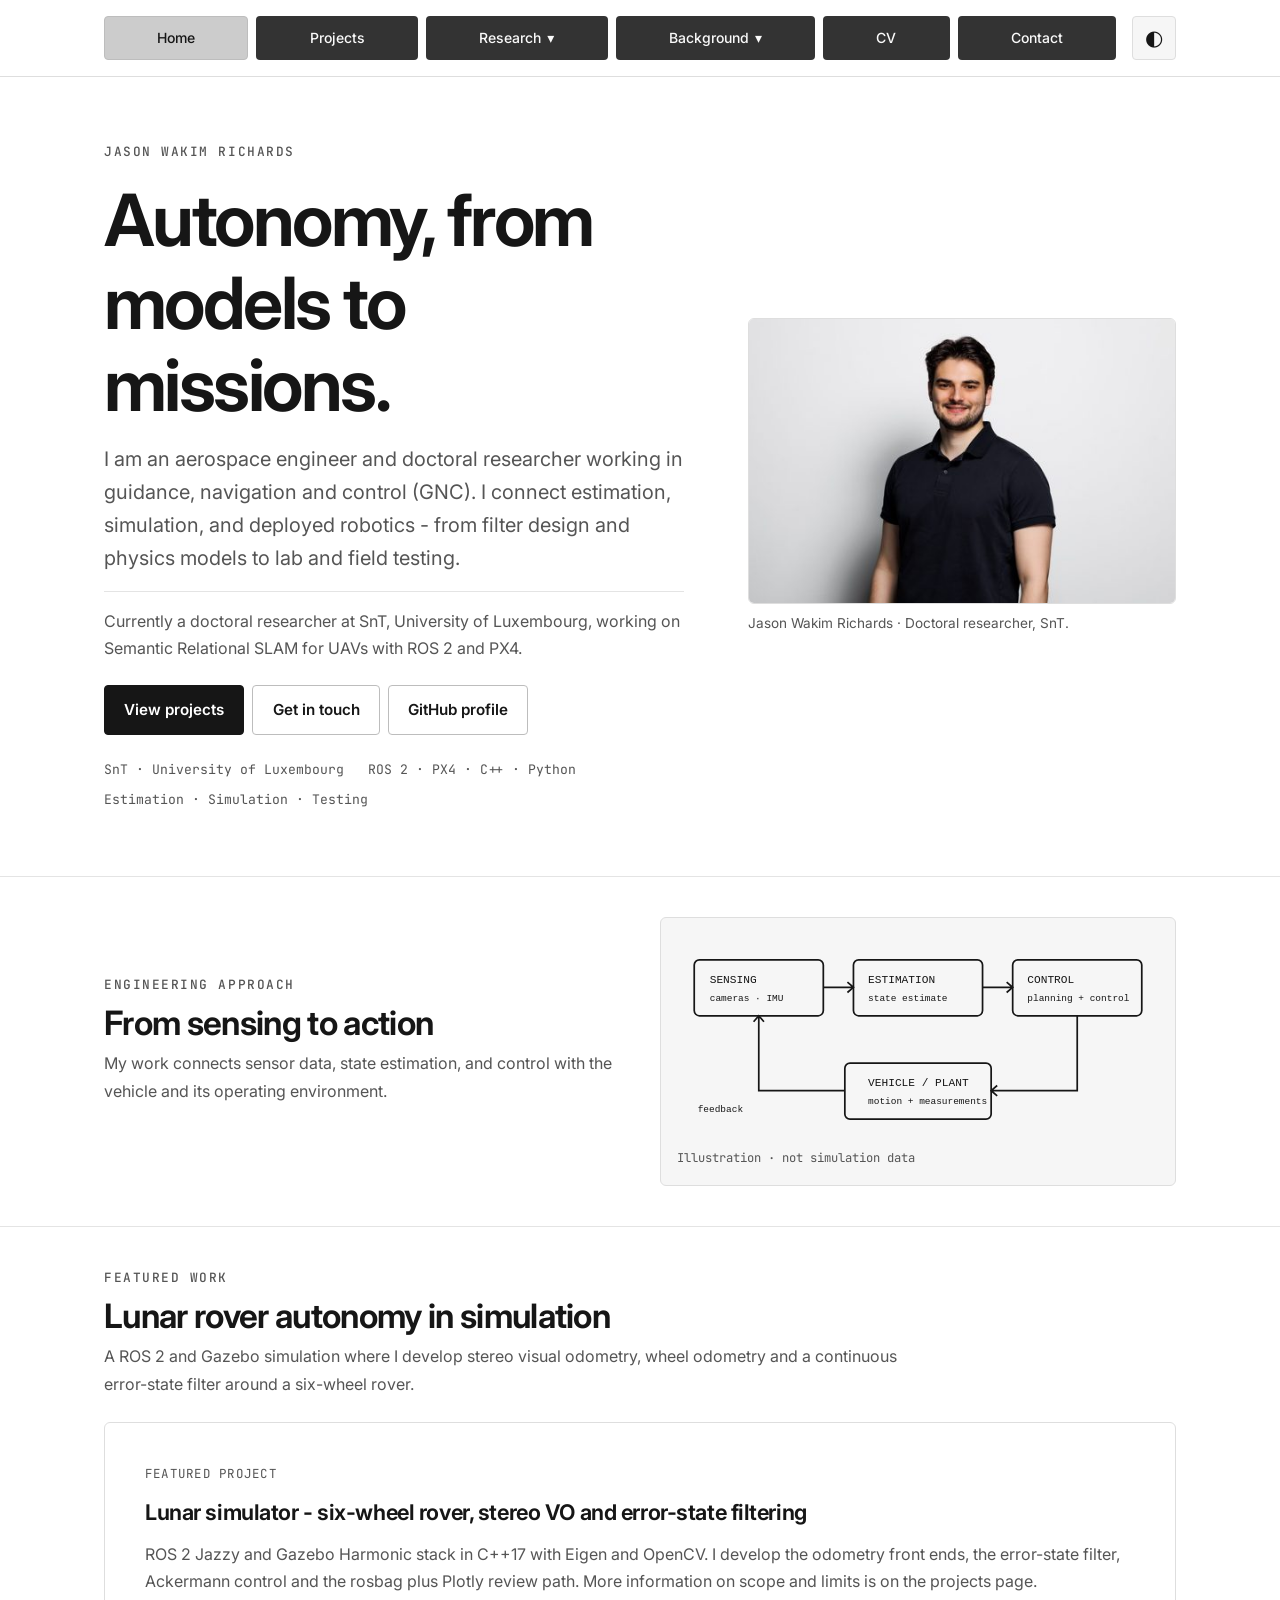
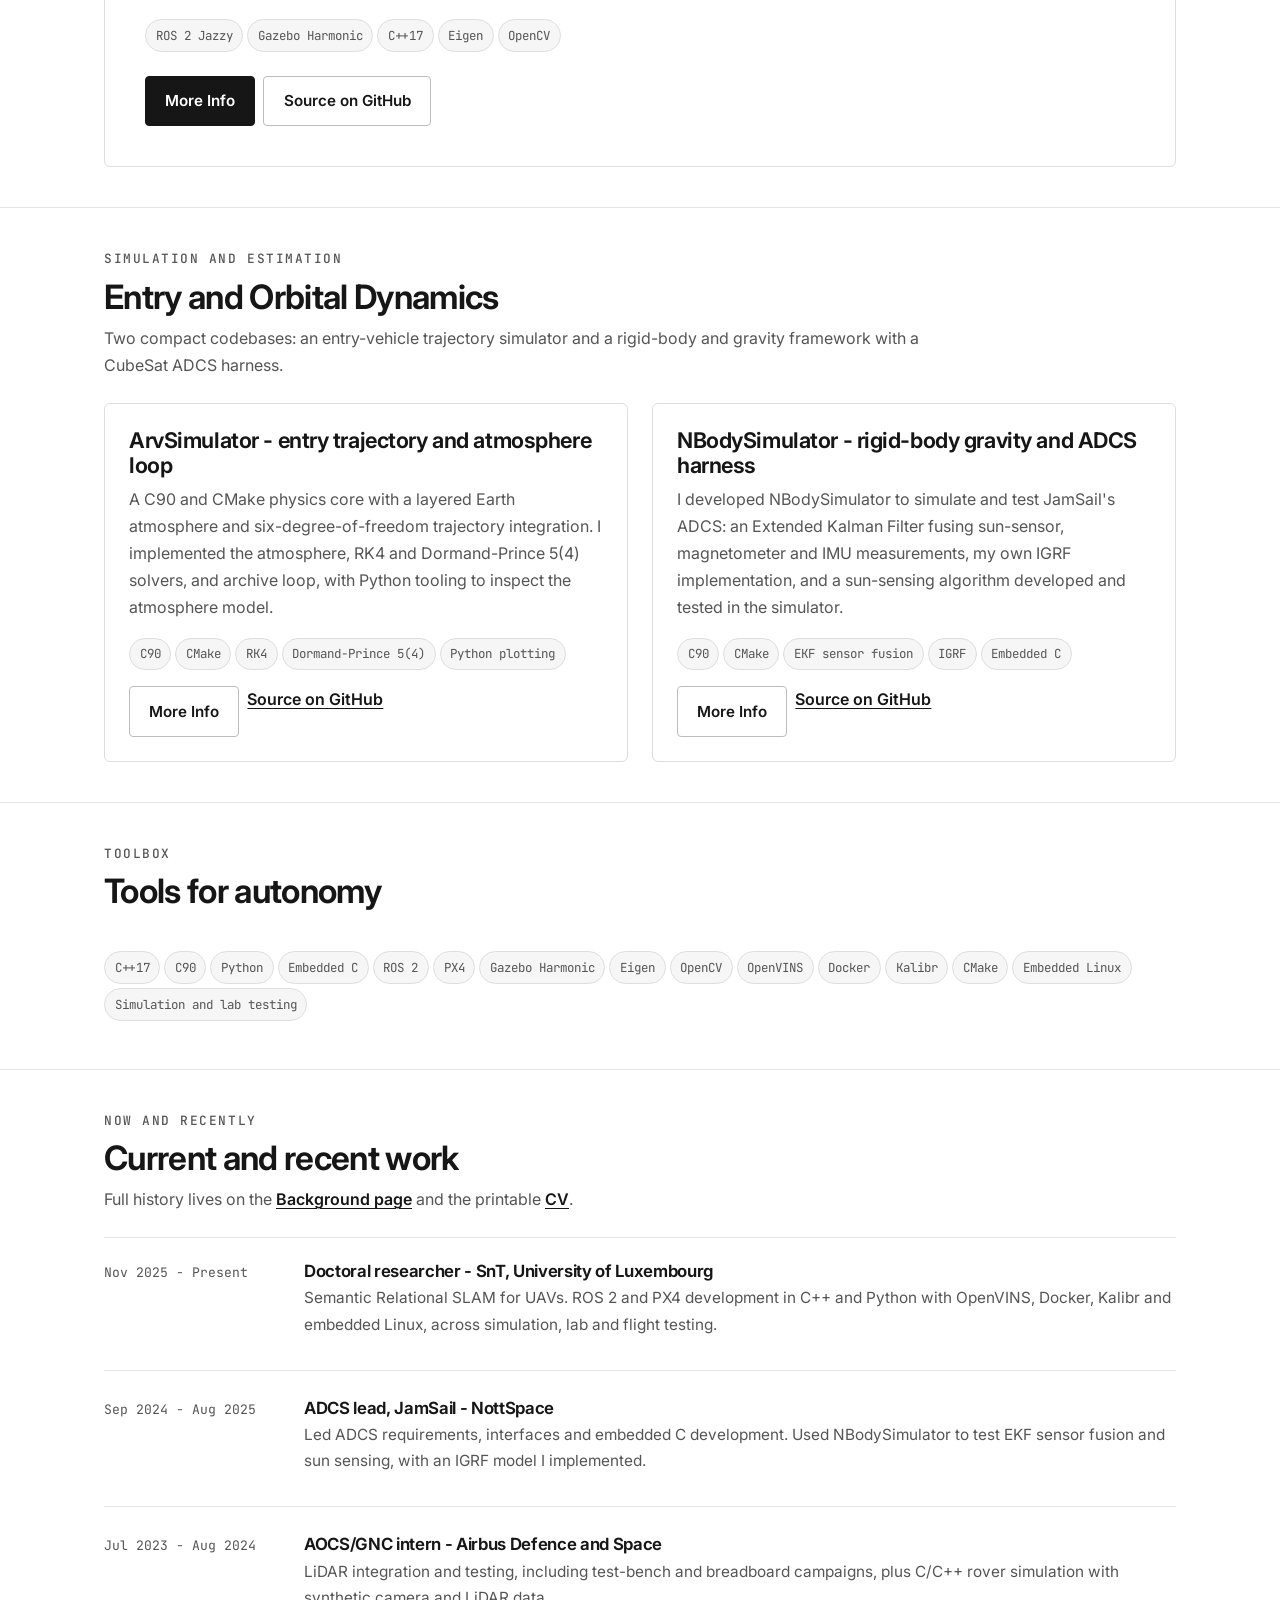
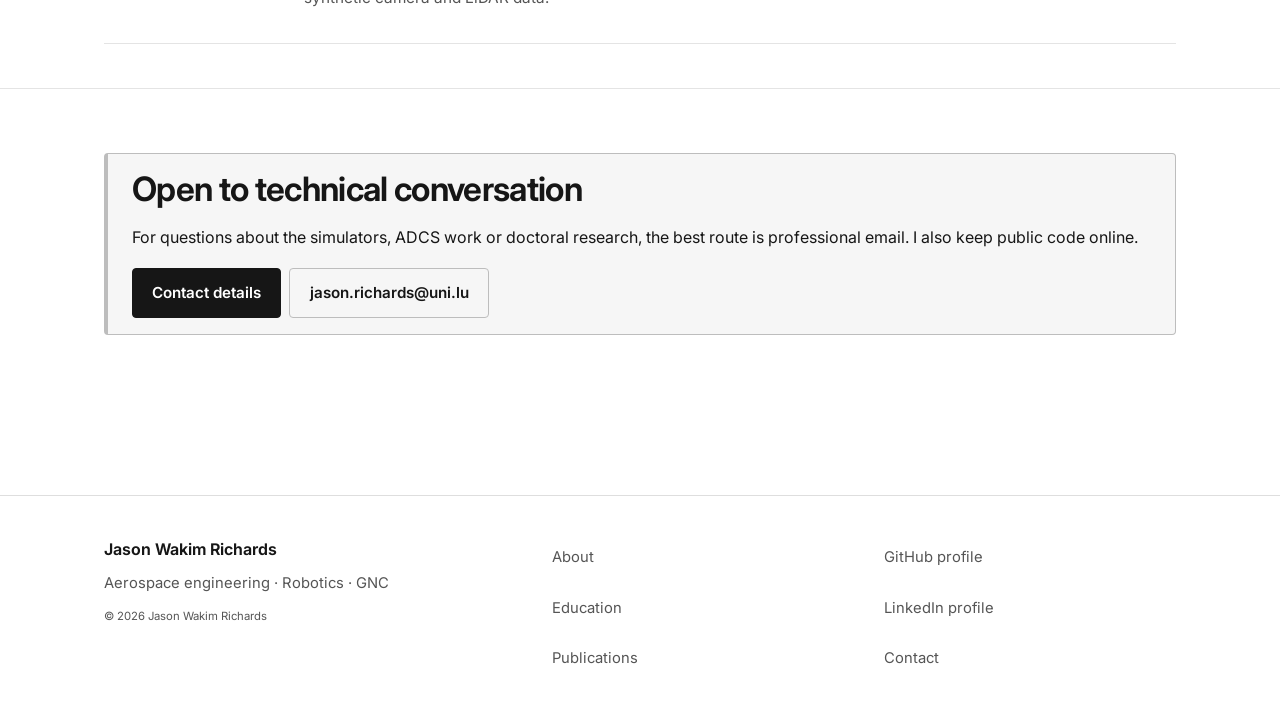
<file: index.html>
<!DOCTYPE html>
<html lang="en">
<head>
  <meta charset="utf-8">
  <meta name="viewport" content="width=device-width, initial-scale=1.0">
  <title>Jason Wakim Richards - Autonomy, from models to missions</title>
  <meta name="description" content="Jason Wakim Richards: aerospace and GNC engineer and doctoral researcher linking estimation, simulation and deployed robotics. Lunar rover autonomy, entry simulation and CubeSat ADCS.">
  <link rel="icon" type="image/svg+xml" href="assets/images/favicon.svg">
  <link rel="preconnect" href="https://fonts.googleapis.com">
  <link rel="preconnect" href="https://fonts.gstatic.com" crossorigin>
  <link href="https://fonts.googleapis.com/css2?family=Inter:wght@400;500;600;700&family=JetBrains+Mono:wght@400;500&display=swap" rel="stylesheet">
  <link rel="stylesheet" href="css/style.css">
  <script src="js/theme.js"></script>
  <script src="js/navigation.js" defer></script>
  <script src="js/evidence.js" defer></script>
</head>
<body>
  <a class="skip-link" href="#main-content">Skip to main content</a>
  <header class="site-header">
    <div class="container header-inner">
      <button id="nav-toggle" class="menu-toggle" type="button" hidden aria-expanded="false" aria-controls="page-nav">Menu</button>
      <nav aria-label="Main navigation">
        <ul id="page-nav" class="nav-links">
          <li><a href="index.html" aria-current="page">Home</a></li>
          <li><a href="projects.html">Projects</a></li>
          <li><details class="nav-group">
            <summary>Research</summary>
            <ul class="nav-submenu">
              <li><a href="research.html">Research overview</a></li>
              <li><a href="publications.html">Publications</a></li>
            </ul>
          </details></li>
          <li><details class="nav-group">
            <summary>Background</summary>
            <ul class="nav-submenu">
              <li><a href="about.html">About</a></li>
              <li><a href="experience.html">Experience</a></li>
              <li><a href="education.html">Education</a></li>
            </ul>
          </details></li>
          <li><a href="cv.html">CV</a></li>
          <li><a href="contact.html">Contact</a></li>
        </ul>
      </nav>
      <button id="theme-toggle" class="theme-toggle" type="button" hidden aria-label="Switch to dark mode" aria-pressed="false"><span aria-hidden="true">◐</span></button>
    </div>
  </header>

  <main id="main-content" tabindex="-1">
    <section class="hero" aria-labelledby="home-title">
      <div class="container hero-grid">
        <div class="hero-copy">
          <p class="eyebrow">Jason Wakim Richards</p>
          <h1 id="home-title">Autonomy, from models to missions.</h1>
          <p class="lead">I am an aerospace engineer and doctoral researcher working in guidance, navigation and control (GNC). I connect estimation, simulation, and deployed robotics - from filter design and physics models to lab and field testing.</p>
          <p class="hero-role">Currently a doctoral researcher at SnT, University of Luxembourg, working on Semantic Relational SLAM for UAVs with ROS&nbsp;2 and PX4.</p>
          <div class="hero-actions">
            <a class="button" href="projects.html">View projects</a>
            <a class="button-secondary" href="contact.html">Get in touch</a>
            <a class="button-secondary" href="https://github.com/richarJ2002">GitHub profile</a>
          </div>
          <p class="hero-meta"><span>SnT · University of Luxembourg</span><span>ROS 2 · PX4 · C++ · Python</span><span>Estimation · Simulation · Testing</span></p>
        </div>
        <figure class="evidence-figure portrait-figure">
          <a href="assets/images/headshot.jpeg" data-evidence="portrait-caption"><img src="assets/images/headshot-480w.jpeg" srcset="assets/images/headshot-480w.jpeg 480w, assets/images/headshot-960w.jpeg 960w" sizes="(max-width: 56rem) min(28rem, calc(100vw - 3rem)), 28rem" width="1500" height="1000" alt="Jason Wakim Richards" loading="eager" fetchpriority="high" decoding="async"></a>
          <figcaption id="portrait-caption">Jason Wakim Richards · Doctoral researcher, SnT.</figcaption>
        </figure>
      </div>
    </section>
    <section class="section" aria-labelledby="autonomy-heading">
      <div class="container supporting-grid">
        <div class="section-heading">
          <p class="eyebrow">Engineering approach</p>
          <h2 id="autonomy-heading">From sensing to action</h2>
          <p>My work connects sensor data, state estimation, and control with the vehicle and its operating environment.</p>
        </div>
        <figure class="art-frame" aria-labelledby="hero-art-caption">
          <svg viewBox="0 0 560 240" role="img" aria-labelledby="heroSvgTitle heroSvgDesc">
            <title id="heroSvgTitle">Autonomy block diagram</title>
            <desc id="heroSvgDesc">Sensing feeds state estimation and control. Control commands the vehicle, whose measurements return to sensing in a feedback loop. Illustrative only.</desc>
            <g fill="none" stroke="currentColor" stroke-width="2">
              <rect x="20" y="30" width="150" height="65" rx="6"/>
              <rect x="205" y="30" width="150" height="65" rx="6"/>
              <rect x="390" y="30" width="150" height="65" rx="6"/>
              <rect x="195" y="150" width="170" height="65" rx="6"/>
              <path d="M170 62 H205 M198 56 L205 62 L198 68"/>
              <path d="M355 62 H390 M383 56 L390 62 L383 68"/>
              <path d="M465 95 V182 H365 M372 176 L365 182 L372 188"/>
              <path d="M195 182 H95 V95 M89 102 L95 95 L101 102"/>
            </g>
            <g fill="currentColor" font-family="monospace" font-size="13">
              <text x="38" y="57">SENSING</text>
              <text x="38" y="78" font-size="11">cameras · IMU</text>
              <text x="222" y="57">ESTIMATION</text>
              <text x="222" y="78" font-size="11">state estimate</text>
              <text x="407" y="57">CONTROL</text>
              <text x="407" y="78" font-size="11">planning + control</text>
              <text x="222" y="177">VEHICLE / PLANT</text>
              <text x="222" y="198" font-size="11">motion + measurements</text>
              <text x="24" y="207" font-size="11">feedback</text>
            </g>
          </svg>
          <figcaption id="hero-art-caption">Illustration · not simulation data</figcaption>
        </figure>
      </div>
    </section>

    <section class="section" aria-labelledby="featured-heading">
      <div class="container">
        <div class="section-heading">
          <p class="eyebrow">Featured work</p>
          <h2 id="featured-heading">Lunar rover autonomy in simulation</h2>
          <p>A ROS 2 and Gazebo simulation where I develop stereo visual odometry, wheel odometry and a continuous error-state filter around a six-wheel rover.</p>
        </div>
        <article class="card featured-card">
          <p class="featured-label">Featured project</p>
          <h3>Lunar simulator - six-wheel rover, stereo VO and error-state filtering</h3>
          <p>ROS 2 Jazzy and Gazebo Harmonic stack in C++17 with Eigen and OpenCV. I develop the odometry front ends, the error-state filter, Ackermann control and the rosbag plus Plotly review path. More information on scope and limits is on the projects page.</p>
          <ul class="tag-list" aria-label="Featured project stack">
            <li>ROS 2 Jazzy</li>
            <li>Gazebo Harmonic</li>
            <li>C++17</li>
            <li>Eigen</li>
            <li>OpenCV</li>
          </ul>
          <div class="card-actions">
            <a class="button" href="projects.html#lunar-simulator" aria-label="More Info about the lunar simulator">More Info</a>
            <a class="button-secondary" href="https://github.com/richarJ2002/lunar_simulator">Source on GitHub</a>
          </div>
        </article>
      </div>
    </section>

    <section class="section" aria-labelledby="more-projects-heading">
      <div class="container">
        <div class="section-heading">
          <p class="eyebrow">Simulation and estimation</p>
          <h2 id="more-projects-heading">Entry and Orbital Dynamics</h2>
          <p>Two compact codebases: an entry-vehicle trajectory simulator and a rigid-body and gravity framework with a CubeSat ADCS harness.</p>
        </div>
        <div class="grid-two">
          <article class="card">
            <h3>ArvSimulator - entry trajectory and atmosphere loop</h3>
            <p>A C90 and CMake physics core with a layered Earth atmosphere and six-degree-of-freedom trajectory integration. I implemented the atmosphere, RK4 and Dormand-Prince 5(4) solvers, and archive loop, with Python tooling to inspect the atmosphere model.</p>
            <ul class="tag-list" aria-label="ArvSimulator stack">
              <li>C90</li>
              <li>CMake</li>
              <li>RK4</li>
              <li>Dormand-Prince 5(4)</li>
              <li>Python plotting</li>
            </ul>
            <div class="card-actions">
              <a class="button-secondary" href="projects.html#arv-simulator" aria-label="More Info about ArvSimulator">More Info</a>
              <a class="text-link" href="https://github.com/richarJ2002/ArvSimulator">Source on GitHub</a>
            </div>
          </article>
          <article class="card">
            <h3>NBodySimulator - rigid-body gravity and ADCS harness</h3>
            <p>I developed NBodySimulator to simulate and test JamSail's ADCS: an Extended Kalman Filter fusing sun-sensor, magnetometer and IMU measurements, my own IGRF implementation, and a sun-sensing algorithm developed and tested in the simulator.</p>
            <ul class="tag-list" aria-label="NBodySimulator stack">
              <li>C90</li>
              <li>CMake</li>
              <li>EKF sensor fusion</li>
              <li>IGRF</li>
              <li>Embedded C</li>
            </ul>
            <div class="card-actions">
              <a class="button-secondary" href="projects.html#nbody-simulator" aria-label="More Info about NBodySimulator">More Info</a>
              <a class="text-link" href="https://github.com/richarJ2002/NBodySimulator">Source on GitHub</a>
            </div>
          </article>
        </div>
      </div>
    </section>

    <section class="section" aria-labelledby="skills-heading">
      <div class="container skills-strip">
        <div class="section-heading">
          <p class="eyebrow">Toolbox</p>
          <h2 id="skills-heading">Tools for autonomy</h2>
        </div>
        <ul class="tag-list" aria-label="Technical skills">
          <li>C++17</li>
          <li>C90</li>
          <li>Python</li>
          <li>Embedded C</li>
          <li>ROS 2</li>
          <li>PX4</li>
          <li>Gazebo Harmonic</li>
          <li>Eigen</li>
          <li>OpenCV</li>
          <li>OpenVINS</li>
          <li>Docker</li>
          <li>Kalibr</li>
          <li>CMake</li>
          <li>Embedded Linux</li>
          <li>Simulation and lab testing</li>
        </ul>
      </div>
    </section>

    <section class="section" aria-labelledby="experience-heading">
      <div class="container">
        <div class="section-heading">
          <p class="eyebrow">Now and recently</p>
          <h2 id="experience-heading">Current and recent work</h2>
          <p>Full history lives on the <a class="text-link" href="experience.html">Background page</a> and the printable <a class="text-link" href="cv.html">CV</a>.</p>
        </div>
        <ol class="timeline">
          <li class="timeline-entry">
            <span class="timeline-date">Nov 2025 - Present</span>
            <div class="timeline-body">
              <h3>Doctoral researcher - SnT, University of Luxembourg</h3>
              <p>Semantic Relational SLAM for UAVs. ROS 2 and PX4 development in C++ and Python with OpenVINS, Docker, Kalibr and embedded Linux, across simulation, lab and flight testing.</p>
            </div>
          </li>
          <li class="timeline-entry">
            <span class="timeline-date">Sep 2024 - Aug 2025</span>
            <div class="timeline-body">
              <h3>ADCS lead, JamSail - NottSpace</h3>
              <p>Led ADCS requirements, interfaces and embedded C development. Used NBodySimulator to test EKF sensor fusion and sun sensing, with an IGRF model I implemented.</p>
            </div>
          </li>
          <li class="timeline-entry">
            <span class="timeline-date">Jul 2023 - Aug 2024</span>
            <div class="timeline-body">
              <h3>AOCS/GNC intern - Airbus Defence and Space</h3>
              <p>LiDAR integration and testing, including test-bench and breadboard campaigns, plus C/C++ rover simulation with synthetic camera and LiDAR data.</p>
            </div>
          </li>
        </ol>
      </div>
    </section>

    <section class="section" aria-labelledby="contact-heading">
      <div class="container">
        <div class="callout">
          <h2 id="contact-heading">Open to technical conversation</h2>
          <p>For questions about the simulators, ADCS work or doctoral research, the best route is professional email. I also keep public code online.</p>
          <div class="card-actions">
            <a class="button" href="contact.html">Contact details</a>
            <a class="button-secondary" href="mailto:jason.richards@uni.lu">jason.richards@uni.lu</a>
          </div>
        </div>
      </div>
    </section>
  </main>
  <dialog id="evidence-viewer" aria-labelledby="evidence-title" aria-describedby="evidence-caption">
    <div class="viewer-controls">
      <h2 id="evidence-title">Image preview</h2>
      <button type="button" class="button-secondary" data-viewer-close>Close</button>
    </div>
    <div class="viewer-media" data-viewer-media aria-busy="false"></div>
    <p role="status"></p>
    <p id="evidence-caption"></p>
    <a class="button-secondary" data-viewer-original>Open original</a>
  </dialog>

  <footer class="site-footer">
    <div class="container footer-grid">
      <div>
        <p class="footer-name">Jason Wakim Richards</p>
        <p>Aerospace engineering · Robotics · GNC</p>
        <p class="footer-small"><small>© <span data-year>2026</span> Jason Wakim Richards</small></p>
      </div>
      <nav aria-label="More pages">
        <ul class="footer-links">
          <li><a href="about.html">About</a></li>
          <li><a href="education.html">Education</a></li>
          <li><a href="publications.html">Publications</a></li>
        </ul>
      </nav>
      <nav aria-label="Profiles">
        <ul class="footer-links">
          <li><a href="https://github.com/richarJ2002">GitHub profile</a></li>
          <li><a href="https://www.linkedin.com/in/jason-richards-jwr2002/">LinkedIn profile</a></li>
          <li><a href="contact.html">Contact</a></li>
        </ul>
      </nav>
    </div>
  </footer>
</body>
</html>
</file>
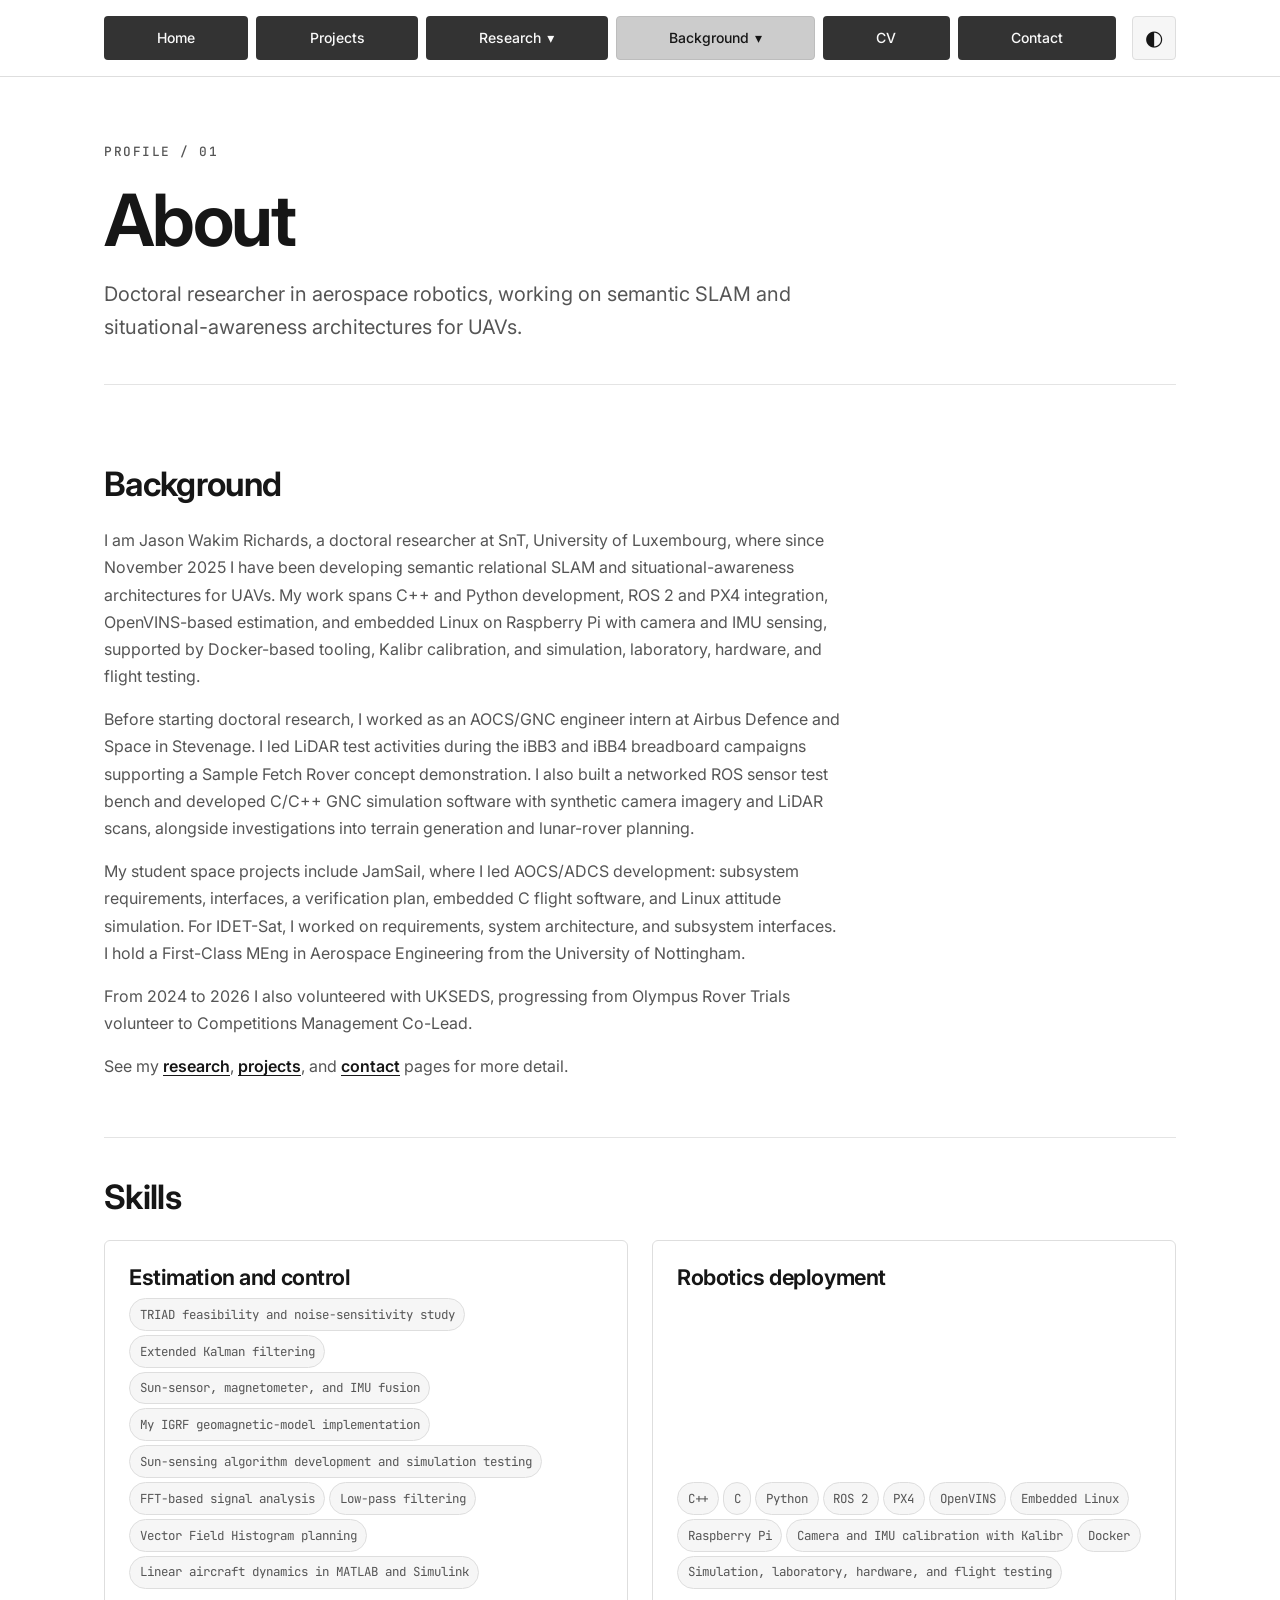
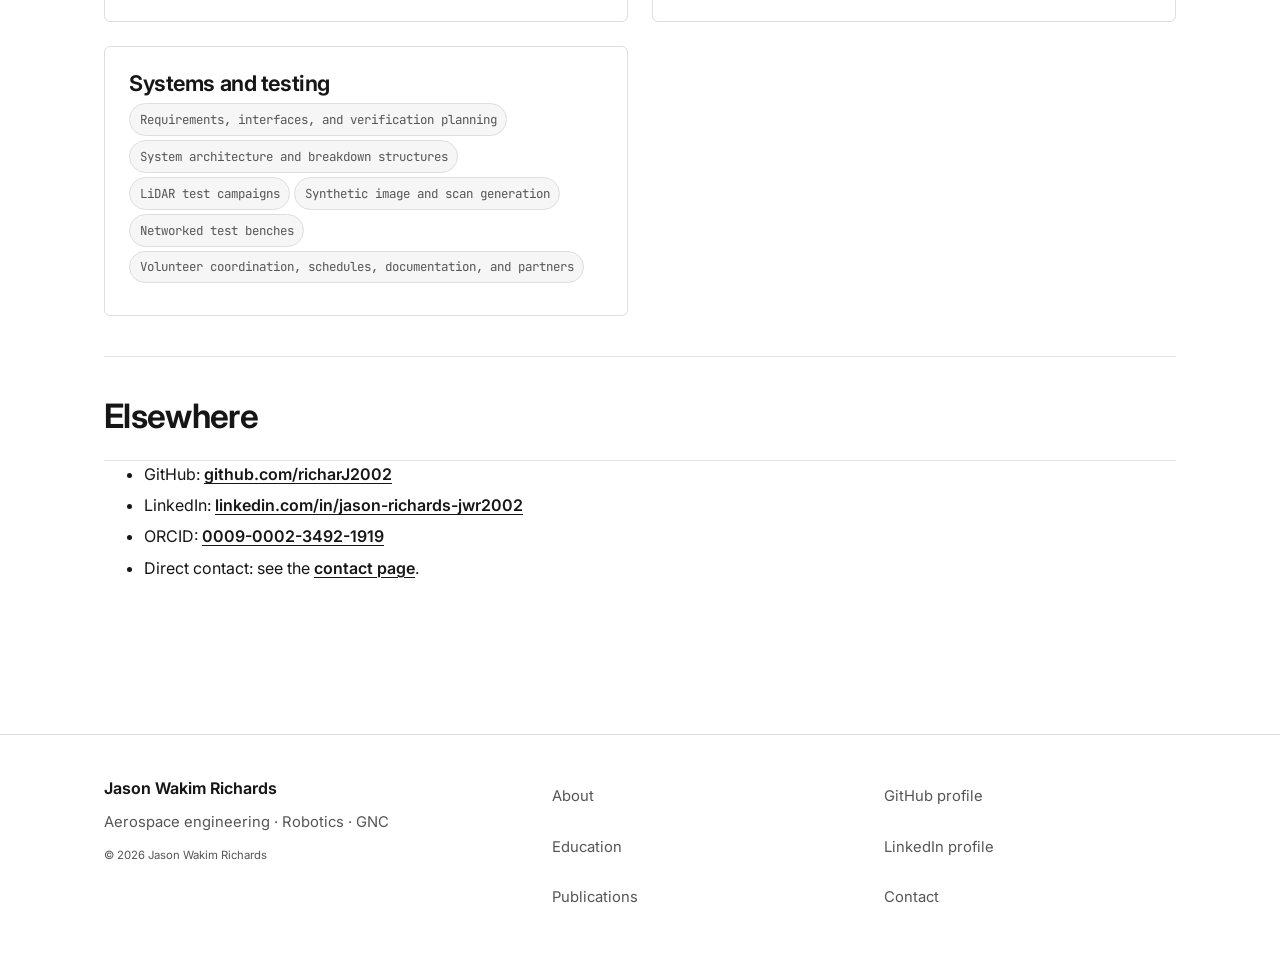
<file: about.html>
<!DOCTYPE html>
<html lang="en">
<head>
  <meta charset="utf-8">
  <meta name="viewport" content="width=device-width, initial-scale=1.0">
  <title>About - Jason Richards</title>
  <meta name="description" content="About Jason Wakim Richards, doctoral researcher in robotics working on semantic SLAM and situational-awareness architectures for UAVs.">
  <link rel="icon" type="image/svg+xml" href="assets/images/favicon.svg">
  <link rel="preconnect" href="https://fonts.googleapis.com">
  <link rel="preconnect" href="https://fonts.gstatic.com" crossorigin>
  <link href="https://fonts.googleapis.com/css2?family=Inter:wght@400;500;600;700&family=JetBrains+Mono:wght@400;500&display=swap" rel="stylesheet">
  <link rel="stylesheet" href="css/style.css">
  <script src="js/theme.js"></script>
  <script src="js/navigation.js" defer></script>
</head>
<body>
  <a class="skip-link" href="#main-content">Skip to main content</a>
  <header class="site-header">
    <div class="container header-inner">
      <button id="nav-toggle" class="menu-toggle" type="button" hidden aria-expanded="false" aria-controls="page-nav">Menu</button>
      <nav aria-label="Main navigation">
        <ul id="page-nav" class="nav-links">
          <li><a href="index.html">Home</a></li>
          <li><a href="projects.html">Projects</a></li>
          <li><details class="nav-group">
            <summary>Research</summary>
            <ul class="nav-submenu">
              <li><a href="research.html">Research overview</a></li>
              <li><a href="publications.html">Publications</a></li>
            </ul>
          </details></li>
          <li><details class="nav-group is-current">
            <summary>Background</summary>
            <ul class="nav-submenu">
              <li><a href="about.html" aria-current="page">About</a></li>
              <li><a href="experience.html">Experience</a></li>
              <li><a href="education.html">Education</a></li>
            </ul>
          </details></li>
          <li><a href="cv.html">CV</a></li>
          <li><a href="contact.html">Contact</a></li>
        </ul>
      </nav>
      <button id="theme-toggle" class="theme-toggle" type="button" hidden aria-label="Switch to dark mode" aria-pressed="false"><span aria-hidden="true">◐</span></button>
    </div>
  </header>
  <main id="main-content" tabindex="-1">
    <div class="container">
      <header class="page-intro">
        <p class="eyebrow">Profile / 01</p>
        <h1>About</h1>
        <p class="lead">Doctoral researcher in aerospace robotics, working on semantic SLAM and situational-awareness architectures for UAVs.</p>
      </header>
      <section class="section" aria-labelledby="about-background-heading">
        <div class="section-heading">
          <h2 id="about-background-heading">Background</h2>
        </div>
        <div class="prose">
          <p>I am Jason Wakim Richards, a doctoral researcher at SnT, University of Luxembourg, where since November 2025 I have been developing semantic relational SLAM and situational-awareness architectures for UAVs. My work spans C++ and Python development, ROS 2 and PX4 integration, OpenVINS-based estimation, and embedded Linux on Raspberry Pi with camera and IMU sensing, supported by Docker-based tooling, Kalibr calibration, and simulation, laboratory, hardware, and flight testing.</p>
          <p>Before starting doctoral research, I worked as an AOCS/GNC engineer intern at Airbus Defence and Space in Stevenage. I led LiDAR test activities during the iBB3 and iBB4 breadboard campaigns supporting a Sample Fetch Rover concept demonstration. I also built a networked ROS sensor test bench and developed C/C++ GNC simulation software with synthetic camera imagery and LiDAR scans, alongside investigations into terrain generation and lunar-rover planning.</p>
          <p>My student space projects include JamSail, where I led AOCS/ADCS development: subsystem requirements, interfaces, a verification plan, embedded C flight software, and Linux attitude simulation. For IDET-Sat, I worked on requirements, system architecture, and subsystem interfaces. I hold a First-Class MEng in Aerospace Engineering from the University of Nottingham.</p>
          <p>From 2024 to 2026 I also volunteered with UKSEDS, progressing from Olympus Rover Trials volunteer to Competitions Management Co-Lead.</p>
          <p>See my <a class="text-link" href="research.html">research</a>, <a class="text-link" href="projects.html">projects</a>, and <a class="text-link" href="contact.html">contact</a> pages for more detail.</p>
        </div>
      </section>
      <section class="section" aria-labelledby="about-skills-heading">
        <div class="section-heading">
          <h2 id="about-skills-heading">Skills</h2>
        </div>
        <div class="grid-two">
          <div class="card">
            <h3>Estimation and control</h3>
            <ul class="tag-list">
              <li>TRIAD feasibility and noise-sensitivity study</li>
              <li>Extended Kalman filtering</li>
              <li>Sun-sensor, magnetometer, and IMU fusion</li>
              <li>My IGRF geomagnetic-model implementation</li>
              <li>Sun-sensing algorithm development and simulation testing</li>
              <li>FFT-based signal analysis</li>
              <li>Low-pass filtering</li>
              <li>Vector Field Histogram planning</li>
              <li>Linear aircraft dynamics in MATLAB and Simulink</li>
            </ul>
          </div>
          <div class="card">
            <h3>Robotics deployment</h3>
            <ul class="tag-list">
              <li>C++</li>
              <li>C</li>
              <li>Python</li>
              <li>ROS 2</li>
              <li>PX4</li>
              <li>OpenVINS</li>
              <li>Embedded Linux</li>
              <li>Raspberry Pi</li>
              <li>Camera and IMU calibration with Kalibr</li>
              <li>Docker</li>
              <li>Simulation, laboratory, hardware, and flight testing</li>
            </ul>
          </div>
          <div class="card">
            <h3>Systems and testing</h3>
            <ul class="tag-list">
              <li>Requirements, interfaces, and verification planning</li>
              <li>System architecture and breakdown structures</li>
              <li>LiDAR test campaigns</li>
              <li>Synthetic image and scan generation</li>
              <li>Networked test benches</li>
              <li>Volunteer coordination, schedules, documentation, and partners</li>
            </ul>
          </div>
        </div>
      </section>
      <section class="section" aria-labelledby="about-elsewhere-heading">
        <div class="section-heading">
          <h2 id="about-elsewhere-heading">Elsewhere</h2>
        </div>
        <ul class="detail-list">
          <li>GitHub: <a class="text-link" href="https://github.com/richarJ2002">github.com/richarJ2002</a></li>
          <li>LinkedIn: <a class="text-link" href="https://www.linkedin.com/in/jason-richards-jwr2002/">linkedin.com/in/jason-richards-jwr2002</a></li>
          <li>ORCID: <a class="text-link" href="https://orcid.org/0009-0002-3492-1919">0009-0002-3492-1919</a></li>
          <li>Direct contact: see the <a class="text-link" href="contact.html">contact page</a>.</li>
        </ul>
      </section>
    </div>
  </main>
  <footer class="site-footer">
    <div class="container footer-grid">
      <div>
        <p class="footer-name">Jason Wakim Richards</p>
        <p>Aerospace engineering · Robotics · GNC</p>
        <p class="footer-small"><small>© <span data-year>2026</span> Jason Wakim Richards</small></p>
      </div>
      <nav aria-label="More pages">
        <ul class="footer-links">
          <li><a href="about.html">About</a></li>
          <li><a href="education.html">Education</a></li>
          <li><a href="publications.html">Publications</a></li>
        </ul>
      </nav>
      <nav aria-label="Profiles">
        <ul class="footer-links">
          <li><a href="https://github.com/richarJ2002">GitHub profile</a></li>
          <li><a href="https://www.linkedin.com/in/jason-richards-jwr2002/">LinkedIn profile</a></li>
          <li><a href="contact.html">Contact</a></li>
        </ul>
      </nav>
    </div>
  </footer>
</body>
</html>
</file>
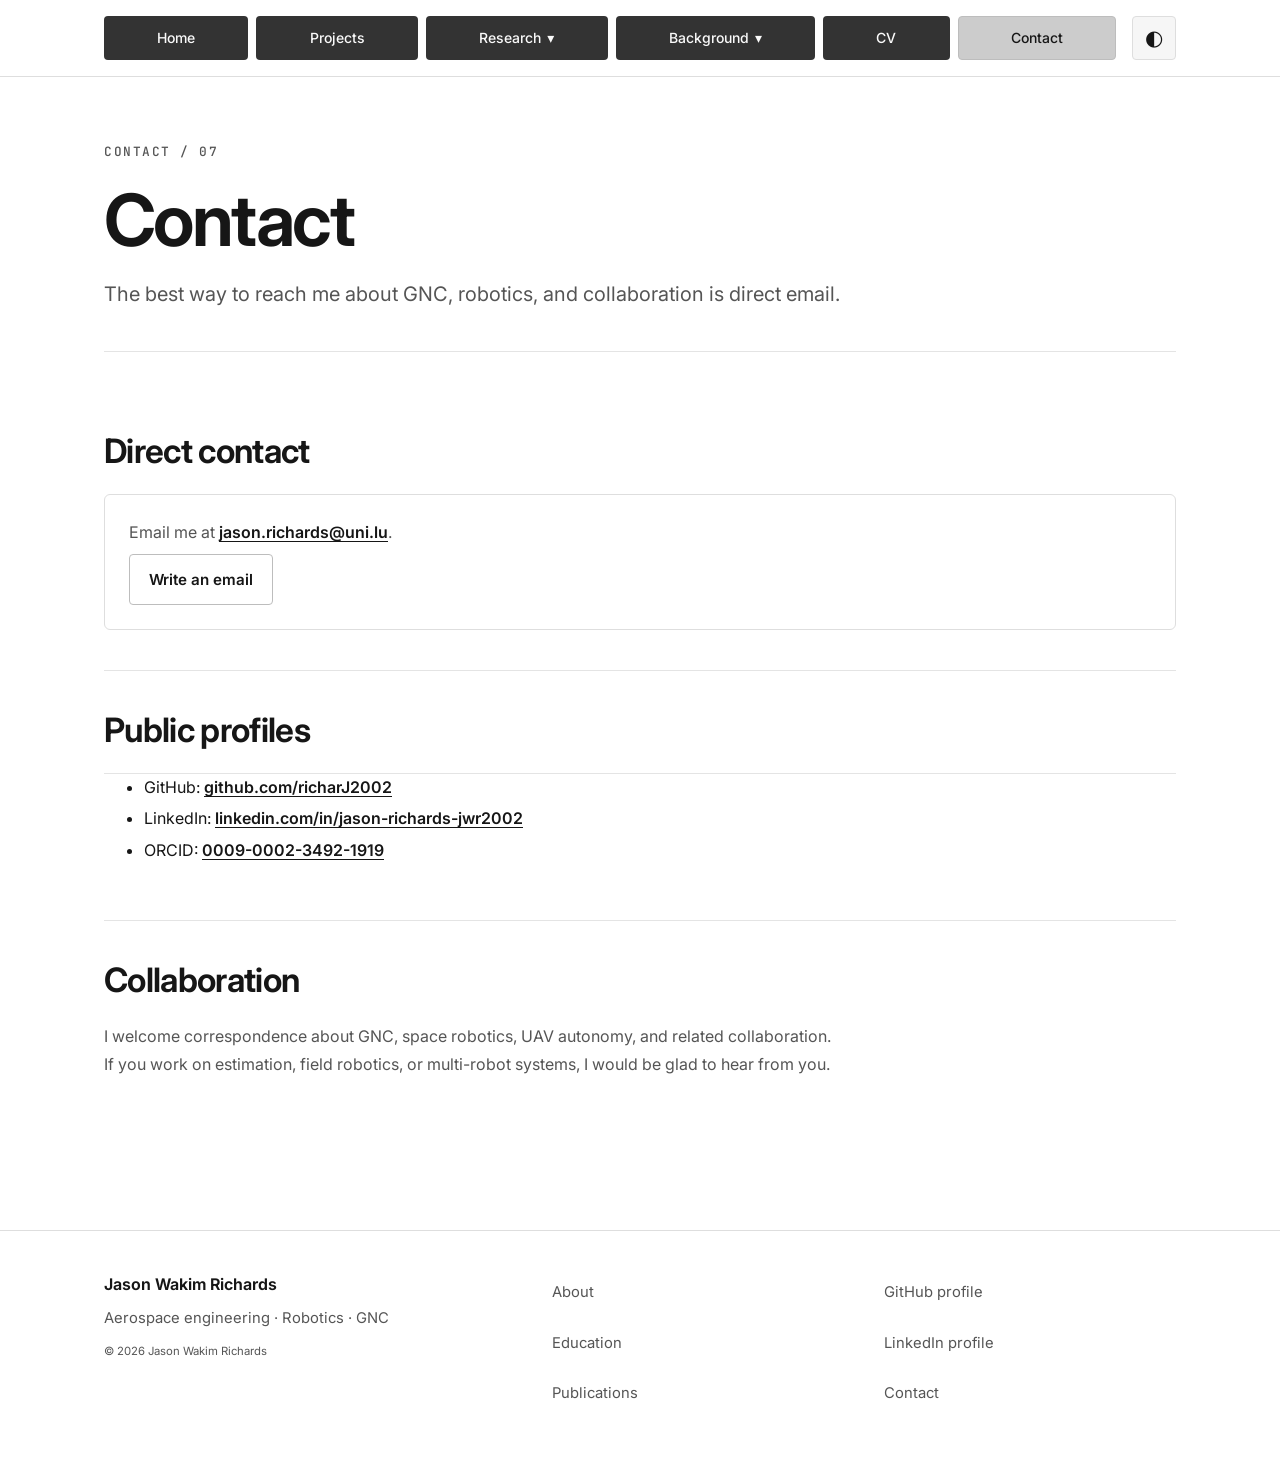
<file: contact.html>
<!DOCTYPE html>
<html lang="en">
<head>
  <meta charset="utf-8">
  <meta name="viewport" content="width=device-width, initial-scale=1.0">
  <title>Contact - Jason Richards</title>
  <meta name="description" content="Contact Jason Wakim Richards about GNC, space robotics, and UAV autonomy collaboration via email, GitHub, or LinkedIn.">
  <link rel="icon" type="image/svg+xml" href="assets/images/favicon.svg">
  <link rel="preconnect" href="https://fonts.googleapis.com">
  <link rel="preconnect" href="https://fonts.gstatic.com" crossorigin>
  <link href="https://fonts.googleapis.com/css2?family=Inter:wght@400;500;600;700&family=JetBrains+Mono:wght@400;500&display=swap" rel="stylesheet">
  <link rel="stylesheet" href="css/style.css">
  <script src="js/theme.js"></script>
  <script src="js/navigation.js" defer></script>
</head>
<body>
  <a class="skip-link" href="#main-content">Skip to main content</a>
  <header class="site-header">
    <div class="container header-inner">
      <button id="nav-toggle" class="menu-toggle" type="button" hidden aria-expanded="false" aria-controls="page-nav">Menu</button>
      <nav aria-label="Main navigation">
        <ul id="page-nav" class="nav-links">
          <li><a href="index.html">Home</a></li>
          <li><a href="projects.html">Projects</a></li>
          <li><details class="nav-group">
            <summary>Research</summary>
            <ul class="nav-submenu">
              <li><a href="research.html">Research overview</a></li>
              <li><a href="publications.html">Publications</a></li>
            </ul>
          </details></li>
          <li><details class="nav-group">
            <summary>Background</summary>
            <ul class="nav-submenu">
              <li><a href="about.html">About</a></li>
              <li><a href="experience.html">Experience</a></li>
              <li><a href="education.html">Education</a></li>
            </ul>
          </details></li>
          <li><a href="cv.html">CV</a></li>
          <li><a href="contact.html" aria-current="page">Contact</a></li>
        </ul>
      </nav>
      <button id="theme-toggle" class="theme-toggle" type="button" hidden aria-label="Switch to dark mode" aria-pressed="false"><span aria-hidden="true">◐</span></button>
    </div>
  </header>
  <main id="main-content" tabindex="-1">
    <div class="container">
      <header class="page-intro">
        <p class="eyebrow">Contact / 07</p>
        <h1>Contact</h1>
        <p class="lead">The best way to reach me about GNC, robotics, and collaboration is direct email.</p>
      </header>
      <section class="section" aria-labelledby="contact-direct-heading">
        <div class="section-heading">
          <h2 id="contact-direct-heading">Direct contact</h2>
        </div>
        <div class="card">
          <p>Email me at <a class="text-link" href="mailto:jason.richards@uni.lu">jason.richards@uni.lu</a>.</p>
          <p><a class="button-secondary" href="mailto:jason.richards@uni.lu">Write an email</a></p>
        </div>
      </section>
      <section class="section" aria-labelledby="contact-profiles-heading">
        <div class="section-heading">
          <h2 id="contact-profiles-heading">Public profiles</h2>
        </div>
        <ul class="detail-list">
          <li>GitHub: <a class="text-link" href="https://github.com/richarJ2002">github.com/richarJ2002</a></li>
          <li>LinkedIn: <a class="text-link" href="https://www.linkedin.com/in/jason-richards-jwr2002/">linkedin.com/in/jason-richards-jwr2002</a></li>
          <li>ORCID: <a class="text-link" href="https://orcid.org/0009-0002-3492-1919">0009-0002-3492-1919</a></li>
        </ul>
      </section>
      <section class="section" aria-labelledby="contact-collaboration-heading">
        <div class="section-heading">
          <h2 id="contact-collaboration-heading">Collaboration</h2>
        </div>
        <div class="prose">
          <p>I welcome correspondence about GNC, space robotics, UAV autonomy, and related collaboration. If you work on estimation, field robotics, or multi-robot systems, I would be glad to hear from you.</p>
        </div>
      </section>
    </div>
  </main>
  <footer class="site-footer">
    <div class="container footer-grid">
      <div>
        <p class="footer-name">Jason Wakim Richards</p>
        <p>Aerospace engineering · Robotics · GNC</p>
        <p class="footer-small"><small>© <span data-year>2026</span> Jason Wakim Richards</small></p>
      </div>
      <nav aria-label="More pages">
        <ul class="footer-links">
          <li><a href="about.html">About</a></li>
          <li><a href="education.html">Education</a></li>
          <li><a href="publications.html">Publications</a></li>
        </ul>
      </nav>
      <nav aria-label="Profiles">
        <ul class="footer-links">
          <li><a href="https://github.com/richarJ2002">GitHub profile</a></li>
          <li><a href="https://www.linkedin.com/in/jason-richards-jwr2002/">LinkedIn profile</a></li>
          <li><a href="contact.html">Contact</a></li>
        </ul>
      </nav>
    </div>
  </footer>
</body>
</html>
</file>
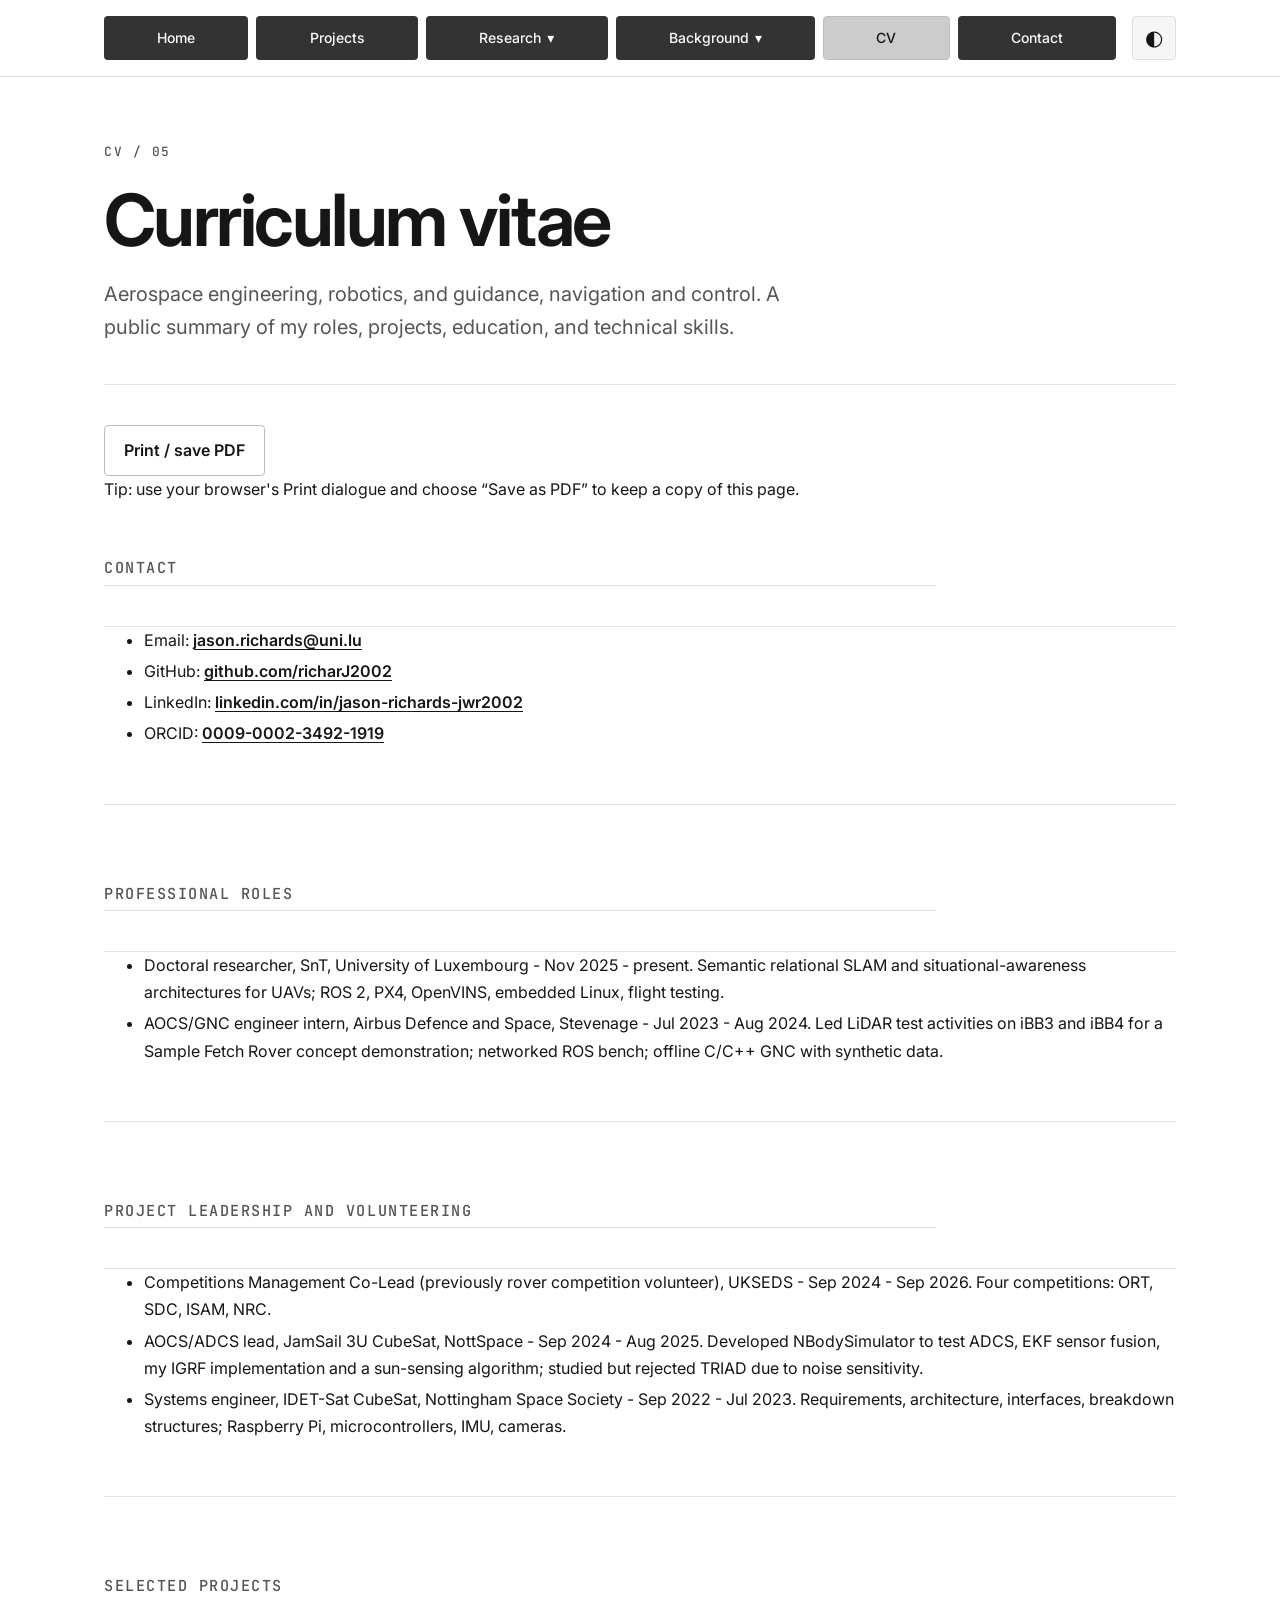
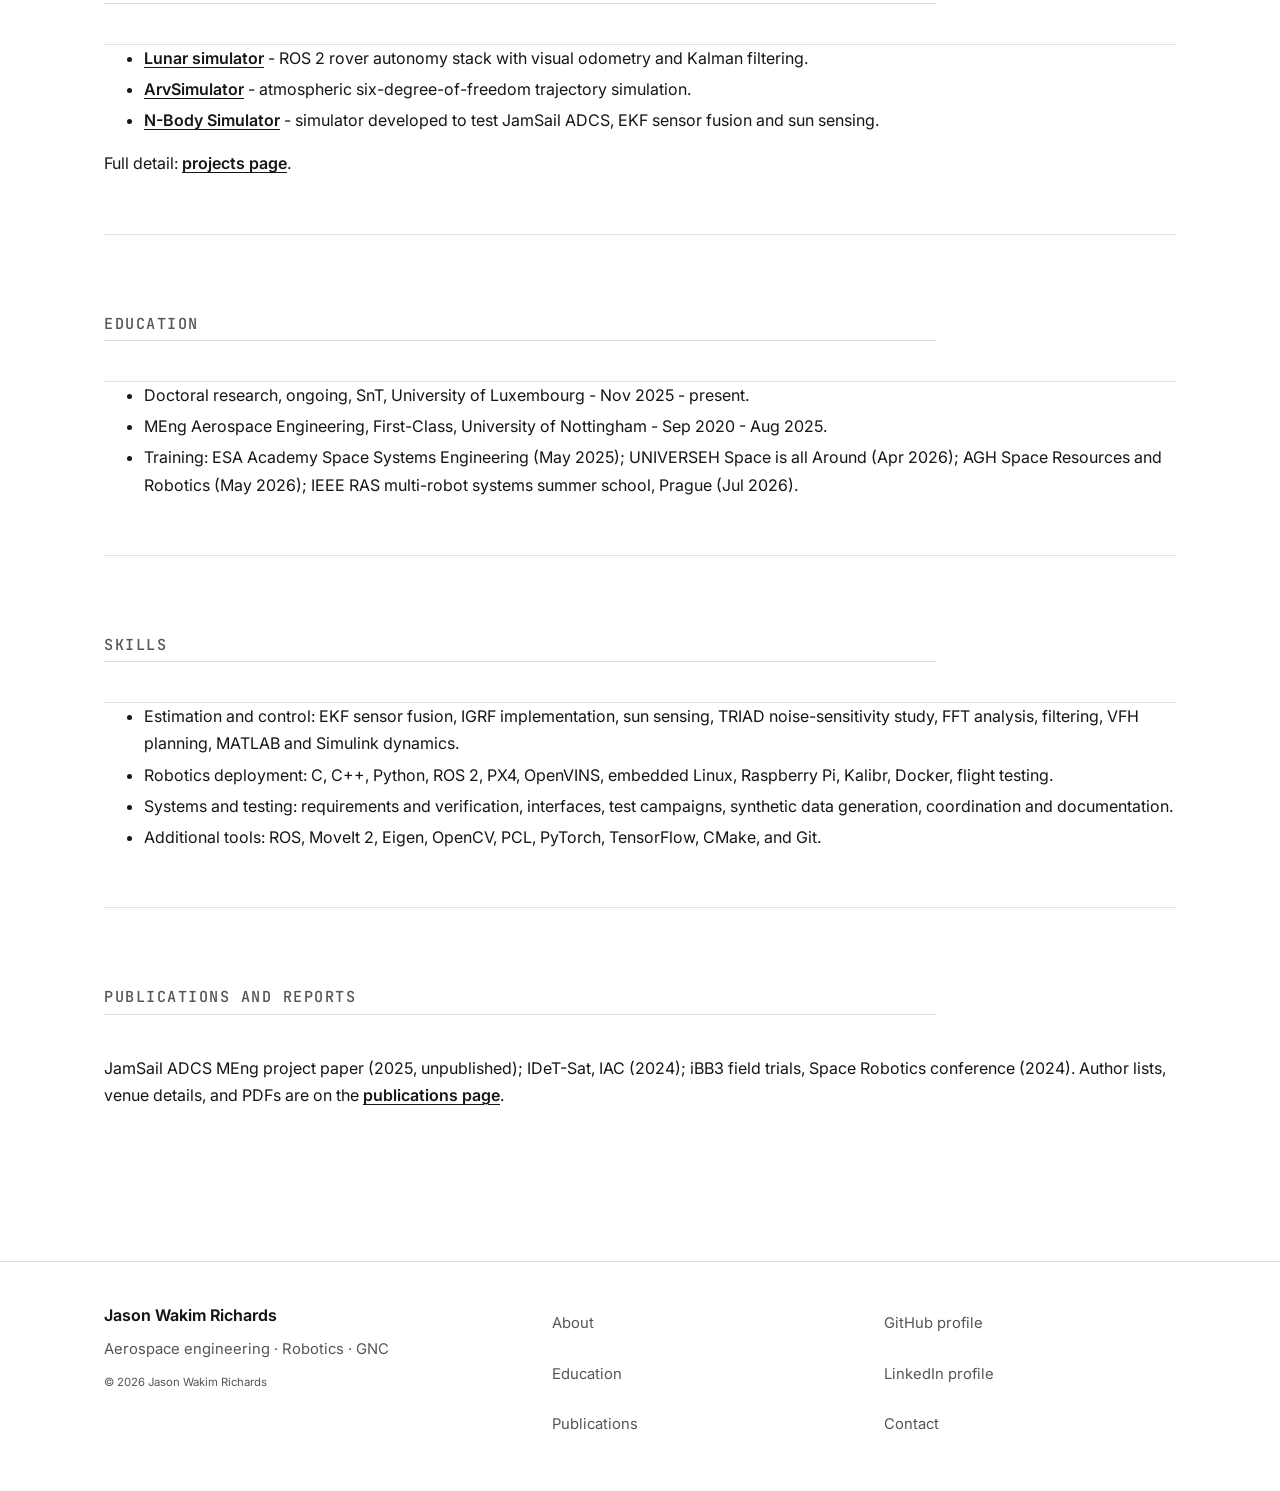
<file: cv.html>
<!DOCTYPE html>
<html lang="en">
<head>
  <meta charset="utf-8">
  <meta name="viewport" content="width=device-width, initial-scale=1.0">
  <title>CV - Jason Richards</title>
  <meta name="description" content="Public curriculum vitae of Jason Wakim Richards: aerospace engineering, robotics, GNC, selected projects, education, and skills.">
  <link rel="icon" type="image/svg+xml" href="assets/images/favicon.svg">
  <link rel="preconnect" href="https://fonts.googleapis.com">
  <link rel="preconnect" href="https://fonts.gstatic.com" crossorigin>
  <link href="https://fonts.googleapis.com/css2?family=Inter:wght@400;500;600;700&family=JetBrains+Mono:wght@400;500&display=swap" rel="stylesheet">
  <link rel="stylesheet" href="css/style.css">
  <script src="js/theme.js"></script>
  <script src="js/navigation.js" defer></script>
</head>
<body class="cv-page">
  <a class="skip-link" href="#main-content">Skip to main content</a>
  <header class="site-header">
    <div class="container header-inner">
      <button id="nav-toggle" class="menu-toggle" type="button" hidden aria-expanded="false" aria-controls="page-nav">Menu</button>
      <nav aria-label="Main navigation">
        <ul id="page-nav" class="nav-links">
          <li><a href="index.html">Home</a></li>
          <li><a href="projects.html">Projects</a></li>
          <li><details class="nav-group">
            <summary>Research</summary>
            <ul class="nav-submenu">
              <li><a href="research.html">Research overview</a></li>
              <li><a href="publications.html">Publications</a></li>
            </ul>
          </details></li>
          <li><details class="nav-group">
            <summary>Background</summary>
            <ul class="nav-submenu">
              <li><a href="about.html">About</a></li>
              <li><a href="experience.html">Experience</a></li>
              <li><a href="education.html">Education</a></li>
            </ul>
          </details></li>
          <li><a href="cv.html" aria-current="page">CV</a></li>
          <li><a href="contact.html">Contact</a></li>
        </ul>
      </nav>
      <button id="theme-toggle" class="theme-toggle" type="button" hidden aria-label="Switch to dark mode" aria-pressed="false"><span aria-hidden="true">◐</span></button>
    </div>
  </header>
  <main id="main-content" tabindex="-1">
    <div class="container">
      <header class="page-intro">
        <p class="eyebrow">CV / 05</p>
        <h1>Curriculum vitae</h1>
        <p class="lead">Aerospace engineering, robotics, and guidance, navigation and control. A public summary of my roles, projects, education, and technical skills.</p>
      </header>
      <div class="print-only">
        <h2>Jason Wakim Richards</h2>
        <p>Doctoral researcher · Aerospace engineering · Robotics · GNC</p>
      </div>
      <button id="print-cv" class="button-secondary print-button" type="button" hidden data-print>Print / save PDF</button>
      <p class="screen-only">Tip: use your browser's Print dialogue and choose “Save as PDF” to keep a copy of this page.</p>
      <section class="section cv-section" aria-labelledby="cv-contact-heading">
        <div class="section-heading">
          <h2 id="cv-contact-heading">Contact</h2>
        </div>
        <ul class="detail-list">
          <li>Email: <a class="text-link" href="mailto:jason.richards@uni.lu">jason.richards@uni.lu</a></li>
          <li>GitHub: <a class="text-link" href="https://github.com/richarJ2002">github.com/richarJ2002</a></li>
          <li>LinkedIn: <a class="text-link" href="https://www.linkedin.com/in/jason-richards-jwr2002/">linkedin.com/in/jason-richards-jwr2002</a></li>
          <li>ORCID: <a class="text-link" href="https://orcid.org/0009-0002-3492-1919">0009-0002-3492-1919</a></li>
        </ul>
      </section>
      <section class="section cv-section" aria-labelledby="cv-professional-heading">
        <div class="section-heading">
          <h2 id="cv-professional-heading">Professional roles</h2>
        </div>
        <ul class="detail-list">
          <li>Doctoral researcher, SnT, University of Luxembourg - <time datetime="2025-11">Nov 2025</time> - present. Semantic relational SLAM and situational-awareness architectures for UAVs; ROS 2, PX4, OpenVINS, embedded Linux, flight testing.</li>
          <li>AOCS/GNC engineer intern, Airbus Defence and Space, Stevenage - <time datetime="2023-07">Jul 2023</time> - <time datetime="2024-08">Aug 2024</time>. Led LiDAR test activities on iBB3 and iBB4 for a Sample Fetch Rover concept demonstration; networked ROS bench; offline C/C++ GNC with synthetic data.</li>
        </ul>
      </section>
      <section class="section cv-section" aria-labelledby="cv-leadership-heading">
        <div class="section-heading">
          <h2 id="cv-leadership-heading">Project leadership and volunteering</h2>
        </div>
        <ul class="detail-list">
          <li>Competitions Management Co-Lead (previously rover competition volunteer), UKSEDS - <time datetime="2024-09">Sep 2024</time> - <time datetime="2026-09">Sep 2026</time>. Four competitions: ORT, SDC, ISAM, NRC.</li>
          <li>AOCS/ADCS lead, JamSail 3U CubeSat, NottSpace - <time datetime="2024-09">Sep 2024</time> - <time datetime="2025-08">Aug 2025</time>. Developed NBodySimulator to test ADCS, EKF sensor fusion, my IGRF implementation and a sun-sensing algorithm; studied but rejected TRIAD due to noise sensitivity.</li>
          <li>Systems engineer, IDET-Sat CubeSat, Nottingham Space Society - <time datetime="2022-09">Sep 2022</time> - <time datetime="2023-07">Jul 2023</time>. Requirements, architecture, interfaces, breakdown structures; Raspberry Pi, microcontrollers, IMU, cameras.</li>
        </ul>
      </section>
      <section class="section cv-section" aria-labelledby="cv-projects-heading">
        <div class="section-heading">
          <h2 id="cv-projects-heading">Selected projects</h2>
        </div>
        <ul class="detail-list">
          <li><a class="text-link" href="projects.html#lunar-simulator">Lunar simulator</a> - ROS 2 rover autonomy stack with visual odometry and Kalman filtering.</li>
          <li><a class="text-link" href="projects.html#arv-simulator">ArvSimulator</a> - atmospheric six-degree-of-freedom trajectory simulation.</li>
          <li><a class="text-link" href="projects.html#nbody-simulator">N-Body Simulator</a> - simulator developed to test JamSail ADCS, EKF sensor fusion and sun sensing.</li>
        </ul>
        <p>Full detail: <a class="text-link" href="projects.html">projects page</a>.</p>
      </section>
      <section class="section cv-section" aria-labelledby="cv-education-heading">
        <div class="section-heading">
          <h2 id="cv-education-heading">Education</h2>
        </div>
        <ul class="detail-list">
          <li>Doctoral research, ongoing, SnT, University of Luxembourg - <time datetime="2025-11">Nov 2025</time> - present.</li>
          <li>MEng Aerospace Engineering, First-Class, University of Nottingham - <time datetime="2020-09">Sep 2020</time> - <time datetime="2025-08">Aug 2025</time>.</li>
          <li>Training: ESA Academy Space Systems Engineering (<time datetime="2025-05">May 2025</time>); UNIVERSEH Space is all Around (<time datetime="2026-04">Apr 2026</time>); AGH Space Resources and Robotics (<time datetime="2026-05">May 2026</time>); IEEE RAS multi-robot systems summer school, Prague (<time datetime="2026-07">Jul 2026</time>).</li>
        </ul>
      </section>
      <section class="section cv-section" aria-labelledby="cv-skills-heading">
        <div class="section-heading">
          <h2 id="cv-skills-heading">Skills</h2>
        </div>
        <ul class="detail-list">
          <li>Estimation and control: EKF sensor fusion, IGRF implementation, sun sensing, TRIAD noise-sensitivity study, FFT analysis, filtering, VFH planning, MATLAB and Simulink dynamics.</li>
          <li>Robotics deployment: C, C++, Python, ROS 2, PX4, OpenVINS, embedded Linux, Raspberry Pi, Kalibr, Docker, flight testing.</li>
          <li>Systems and testing: requirements and verification, interfaces, test campaigns, synthetic data generation, coordination and documentation.</li>
          <li>Additional tools: ROS, MoveIt 2, Eigen, OpenCV, PCL, PyTorch, TensorFlow, CMake, and Git.</li>
        </ul>
      </section>
      <section class="section cv-section" aria-labelledby="cv-publications-heading">
        <div class="section-heading">
          <h2 id="cv-publications-heading">Publications and reports</h2>
        </div>
        <p>JamSail ADCS MEng project paper (2025, unpublished); IDeT-Sat, IAC (2024); iBB3 field trials, Space Robotics conference (2024). Author lists, venue details, and PDFs are on the <a class="text-link" href="publications.html">publications page</a>.</p>
      </section>
    </div>
  </main>
  <footer class="site-footer">
    <div class="container footer-grid">
      <div>
        <p class="footer-name">Jason Wakim Richards</p>
        <p>Aerospace engineering · Robotics · GNC</p>
        <p class="footer-small"><small>© <span data-year>2026</span> Jason Wakim Richards</small></p>
      </div>
      <nav aria-label="More pages">
        <ul class="footer-links">
          <li><a href="about.html">About</a></li>
          <li><a href="education.html">Education</a></li>
          <li><a href="publications.html">Publications</a></li>
        </ul>
      </nav>
      <nav aria-label="Profiles">
        <ul class="footer-links">
          <li><a href="https://github.com/richarJ2002">GitHub profile</a></li>
          <li><a href="https://www.linkedin.com/in/jason-richards-jwr2002/">LinkedIn profile</a></li>
          <li><a href="contact.html">Contact</a></li>
        </ul>
      </nav>
    </div>
  </footer>
</body>
</html>
</file>
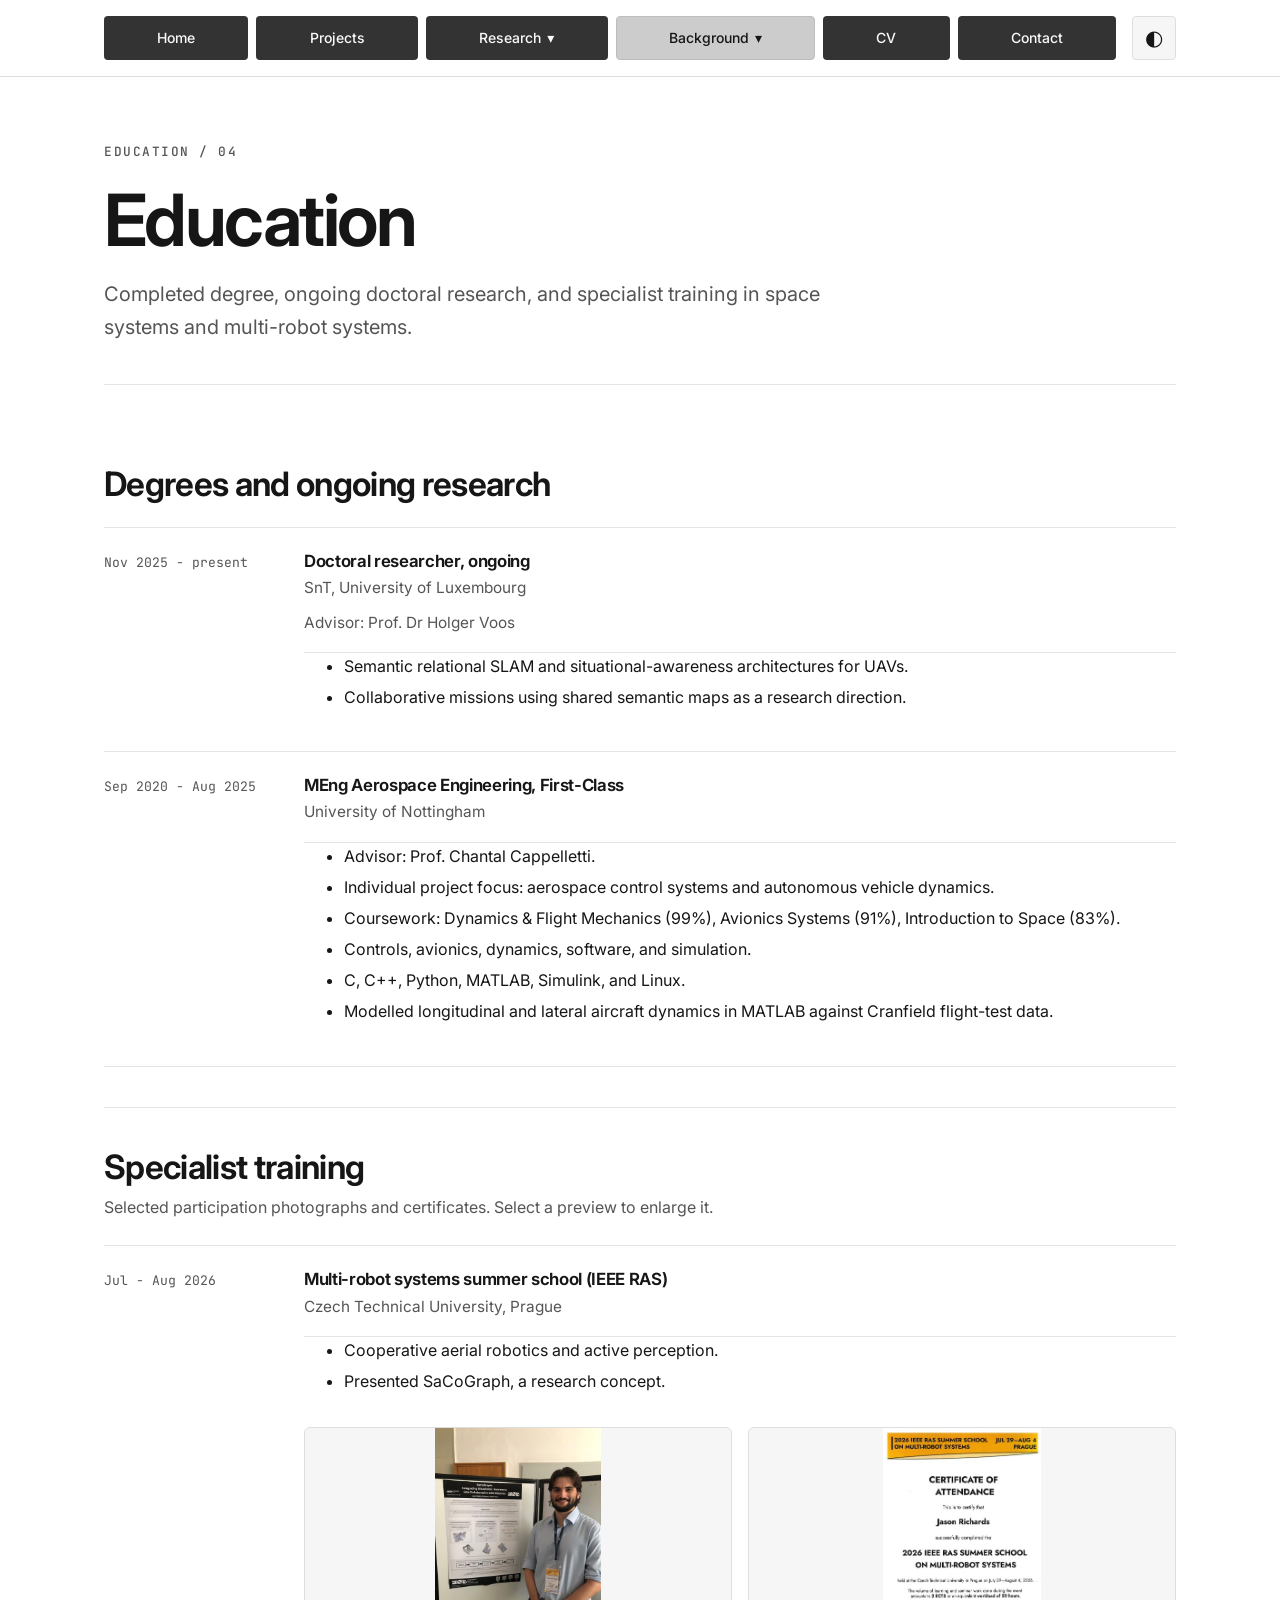
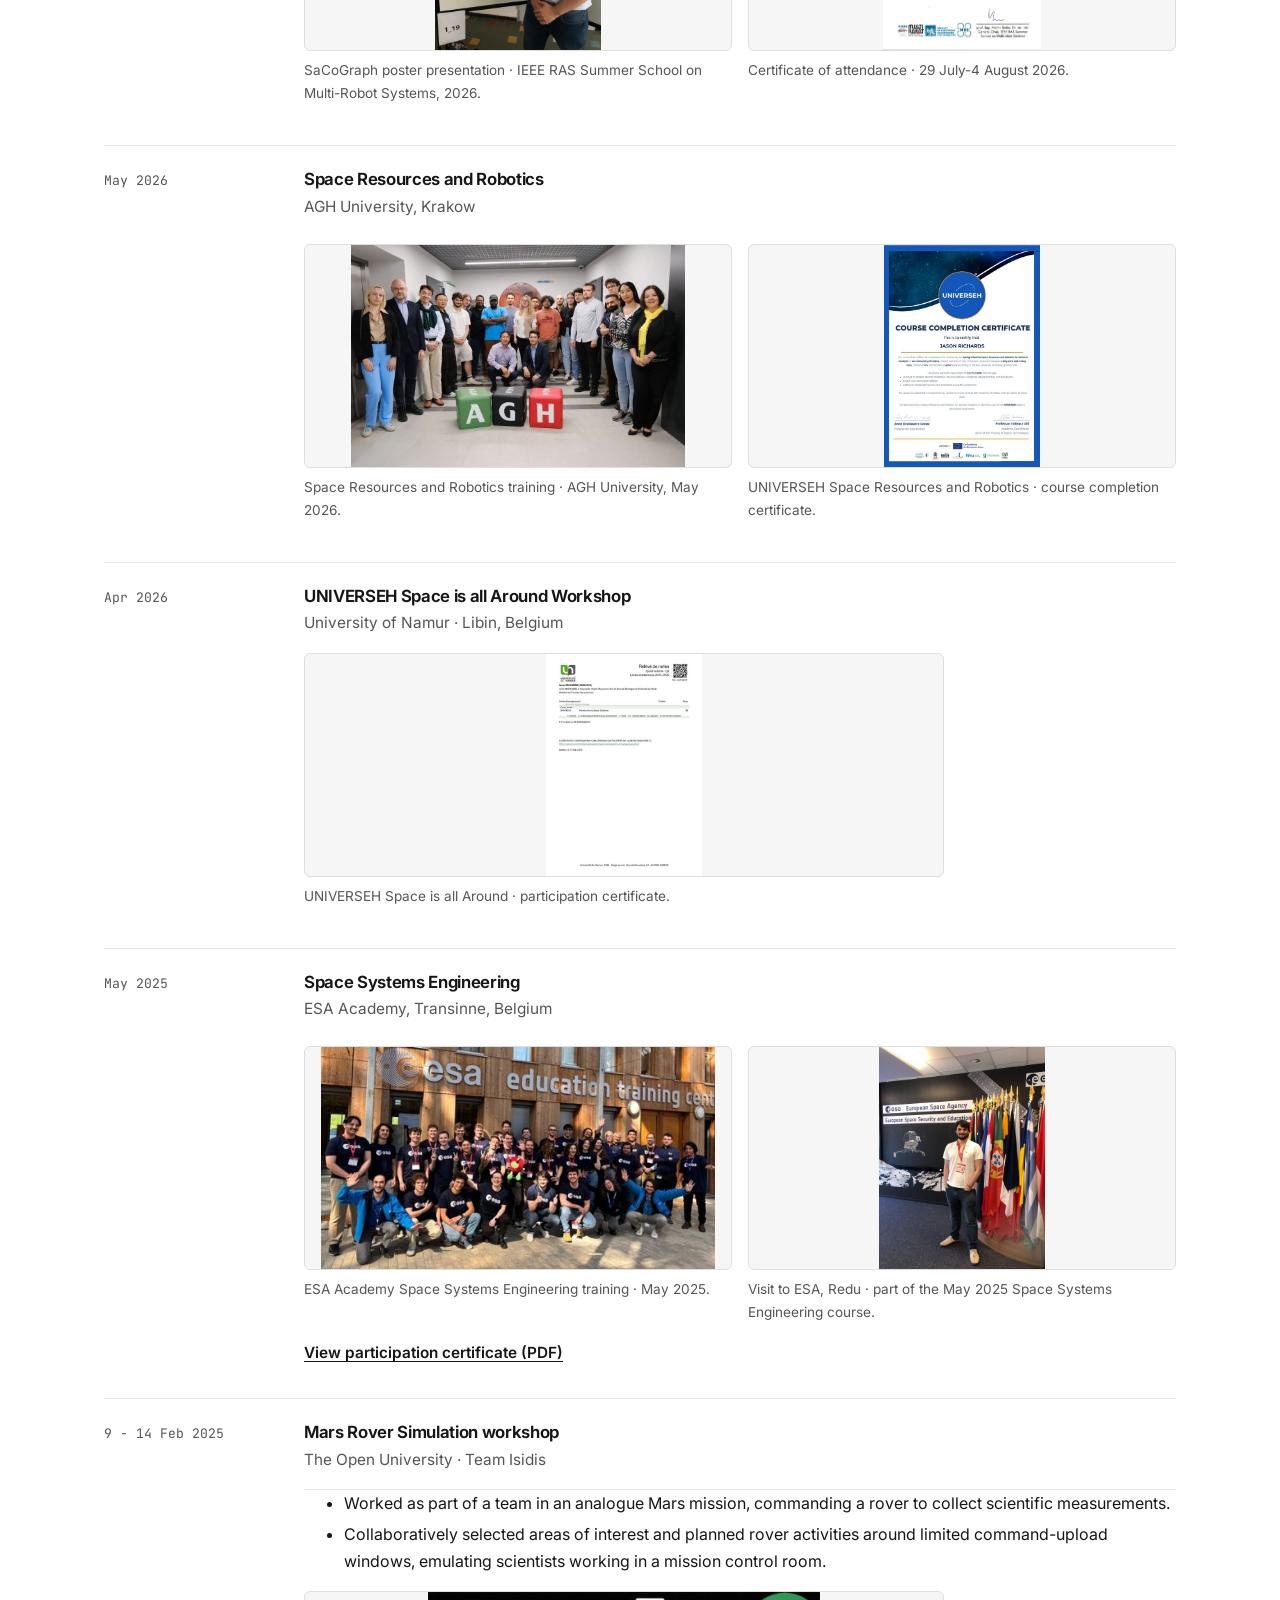
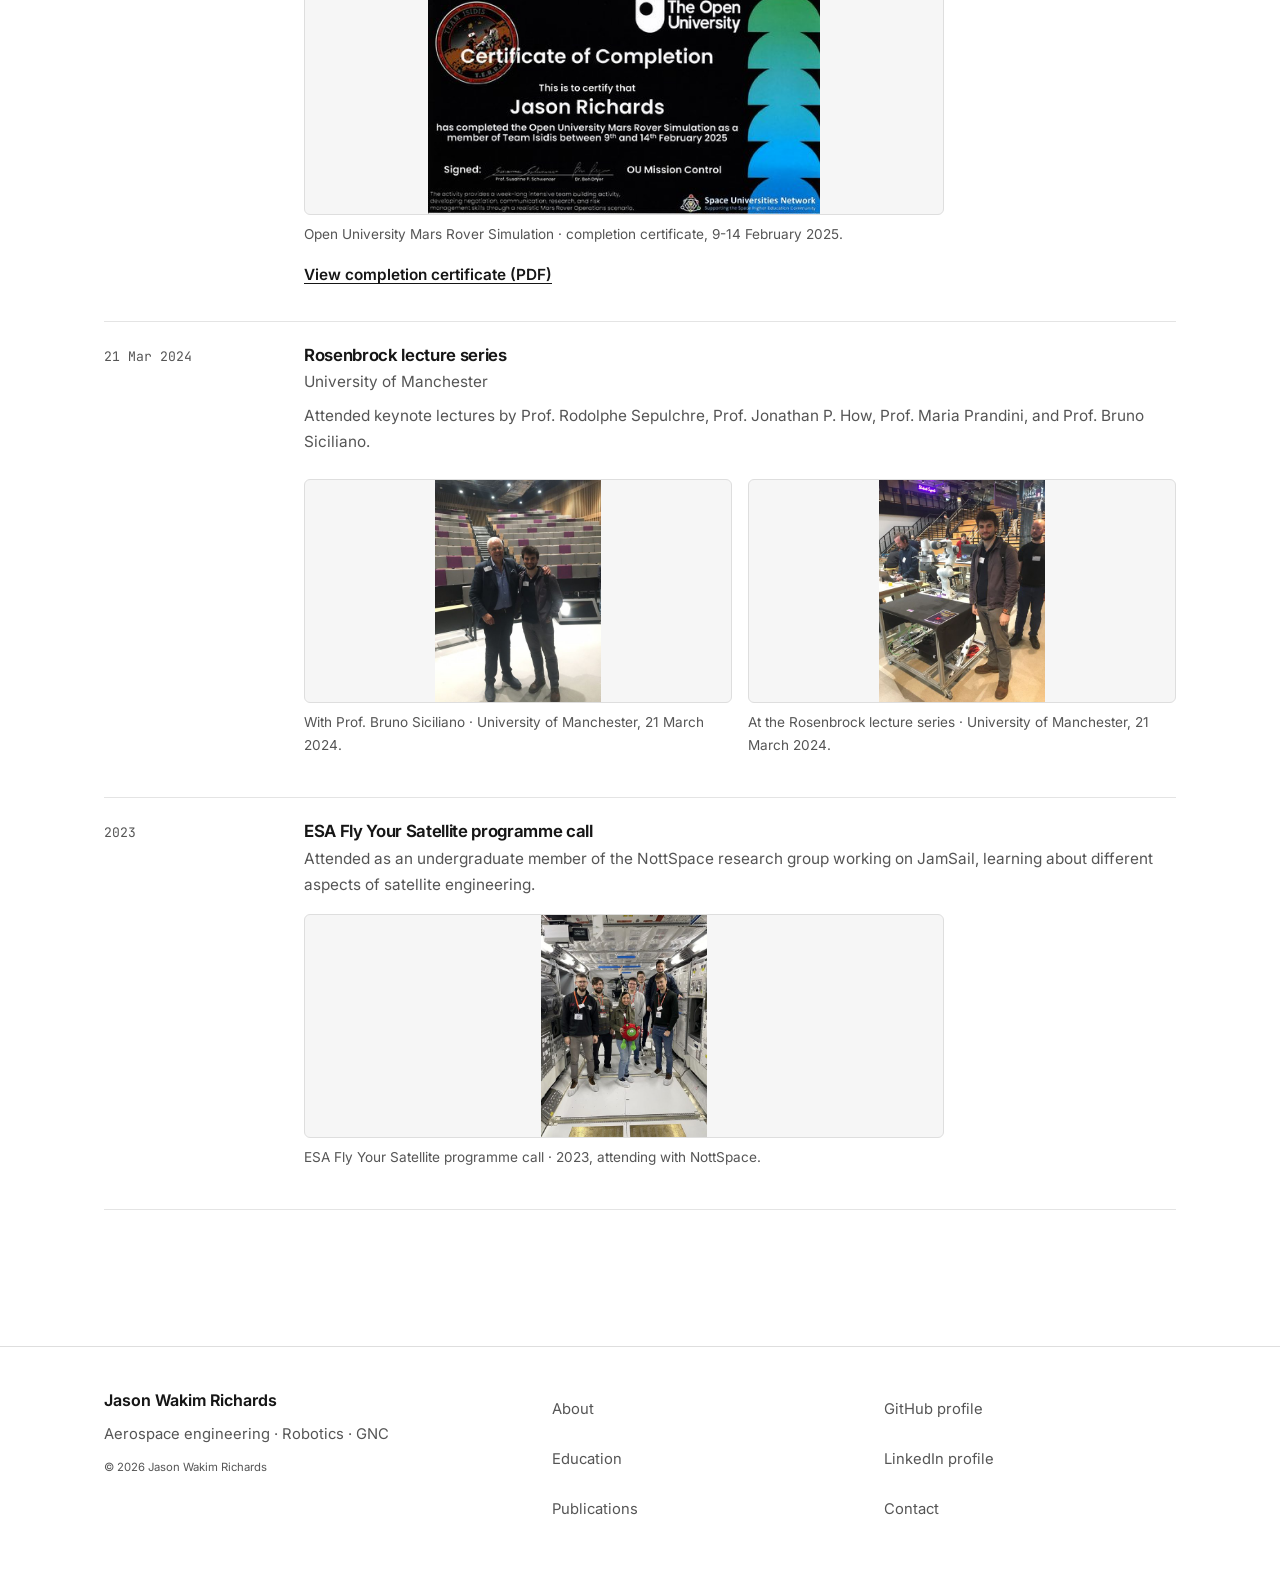
<file: education.html>
<!DOCTYPE html>
<html lang="en">
<head>
  <meta charset="utf-8">
  <meta name="viewport" content="width=device-width, initial-scale=1.0">
  <title>Education - Jason Richards</title>
  <meta name="description" content="Education of Jason Wakim Richards: MEng Aerospace Engineering, ongoing doctoral research, and specialist space and robotics training.">
  <link rel="icon" type="image/svg+xml" href="assets/images/favicon.svg">
  <link rel="preconnect" href="https://fonts.googleapis.com">
  <link rel="preconnect" href="https://fonts.gstatic.com" crossorigin>
  <link href="https://fonts.googleapis.com/css2?family=Inter:wght@400;500;600;700&family=JetBrains+Mono:wght@400;500&display=swap" rel="stylesheet">
  <link rel="stylesheet" href="css/style.css">
  <script src="js/theme.js"></script>
  <script src="js/navigation.js" defer></script>
  <script src="js/evidence.js" defer></script>
</head>
<body>
  <a class="skip-link" href="#main-content">Skip to main content</a>
  <header class="site-header">
    <div class="container header-inner">
      <button id="nav-toggle" class="menu-toggle" type="button" hidden aria-expanded="false" aria-controls="page-nav">Menu</button>
      <nav aria-label="Main navigation">
        <ul id="page-nav" class="nav-links">
          <li><a href="index.html">Home</a></li>
          <li><a href="projects.html">Projects</a></li>
          <li><details class="nav-group">
            <summary>Research</summary>
            <ul class="nav-submenu">
              <li><a href="research.html">Research overview</a></li>
              <li><a href="publications.html">Publications</a></li>
            </ul>
          </details></li>
          <li><details class="nav-group is-current">
            <summary>Background</summary>
            <ul class="nav-submenu">
              <li><a href="about.html">About</a></li>
              <li><a href="experience.html">Experience</a></li>
              <li><a href="education.html" aria-current="page">Education</a></li>
            </ul>
          </details></li>
          <li><a href="cv.html">CV</a></li>
          <li><a href="contact.html">Contact</a></li>
        </ul>
      </nav>
      <button id="theme-toggle" class="theme-toggle" type="button" hidden aria-label="Switch to dark mode" aria-pressed="false"><span aria-hidden="true">◐</span></button>
    </div>
  </header>
  <main id="main-content" tabindex="-1">
    <div class="container">
      <header class="page-intro">
        <p class="eyebrow">Education / 04</p>
        <h1>Education</h1>
        <p class="lead">Completed degree, ongoing doctoral research, and specialist training in space systems and multi-robot systems.</p>
      </header>
      <section class="section" aria-labelledby="education-degrees-heading">
        <div class="section-heading">
          <h2 id="education-degrees-heading">Degrees and ongoing research</h2>
        </div>
        <div class="timeline">
          <article class="timeline-entry">
            <p class="timeline-date"><time datetime="2025-11">Nov 2025</time> - present</p>
            <div class="timeline-body">
              <h3>Doctoral researcher, ongoing</h3>
              <p>SnT, University of Luxembourg</p>
              <p>Advisor: Prof. Dr Holger Voos</p>
              <!-- TODO: Confirm exact doctoral degree title and expected completion date before adding them. -->
              <ul class="detail-list">
                <li>Semantic relational SLAM and situational-awareness architectures for UAVs.</li>
                <li>Collaborative missions using shared semantic maps as a research direction.</li>
              </ul>
            </div>
          </article>
          <article class="timeline-entry">
            <p class="timeline-date"><time datetime="2020-09">Sep 2020</time> - <time datetime="2025-08">Aug 2025</time></p>
            <div class="timeline-body">
              <h3>MEng Aerospace Engineering, First-Class</h3>
              <p>University of Nottingham</p>
              <ul class="detail-list">
                <li>Advisor: Prof. Chantal Cappelletti.</li>
                <li>Individual project focus: aerospace control systems and autonomous vehicle dynamics.</li>
                <li>Coursework: Dynamics &amp; Flight Mechanics (99%), Avionics Systems (91%), Introduction to Space (83%).</li>
                <li>Controls, avionics, dynamics, software, and simulation.</li>
                <li>C, C++, Python, MATLAB, Simulink, and Linux.</li>
                <li>Modelled longitudinal and lateral aircraft dynamics in MATLAB against Cranfield flight-test data.</li>
              </ul>
            </div>
          </article>
        </div>
      </section>
      <section class="section" aria-labelledby="education-training-heading">
        <div class="section-heading">
          <h2 id="education-training-heading">Specialist training</h2>
          <p>Selected participation photographs and certificates. Select a preview to enlarge it.</p>
        </div>
        <div class="timeline">
          <article class="timeline-entry">
            <p class="timeline-date"><time datetime="2026-07">Jul</time> - <time datetime="2026-08">Aug 2026</time></p>
            <div class="timeline-body">
              <h3>Multi-robot systems summer school (IEEE RAS)</h3>
              <p>Czech Technical University, Prague</p>
              <ul class="detail-list">
                <li>Cooperative aerial robotics and active perception.</li>
                <li>Presented SaCoGraph, a research concept.</li>
              </ul>
              <div class="evidence-grid">
                <figure class="evidence-figure">
                  <a href="assets/images/ieee-ras-multi-robot-workshop.jpeg" data-evidence="ieee-photo-caption"><img src="assets/images/ieee-ras-multi-robot-workshop.jpeg" width="480" height="640" alt="Jason Richards beside his SaCoGraph research poster" loading="lazy" decoding="async"></a>
                  <figcaption id="ieee-photo-caption">SaCoGraph poster presentation · IEEE RAS Summer School on Multi-Robot Systems, 2026.</figcaption>
                </figure>
                <figure class="evidence-figure">
                  <a href="assets/certificates/jason-richards-ieee-ras-multi-robot-systems-workshop-certificate.jpeg" data-evidence="ieee-cert-caption"><img src="assets/certificates/jason-richards-ieee-ras-multi-robot-systems-workshop-certificate.jpeg" width="347" height="490" alt="IEEE RAS Multi-Robot Systems certificate of attendance for Jason Richards" loading="lazy" decoding="async"></a>
                  <figcaption id="ieee-cert-caption">Certificate of attendance · 29 July-4 August 2026.</figcaption>
                </figure>
              </div>
            </div>
          </article>
          <article class="timeline-entry">
            <p class="timeline-date"><time datetime="2026-05">May 2026</time></p>
            <div class="timeline-body">
              <h3>Space Resources and Robotics</h3>
              <p>AGH University, Krakow</p>
              <div class="evidence-grid">
                <figure class="evidence-figure">
                  <a href="assets/images/agh-space-robotics-krakow.jpeg" data-evidence="agh-photo-caption"><img src="assets/images/agh-space-robotics-krakow.jpeg" width="480" height="319" alt="Space Resources and Robotics participants at AGH University" loading="lazy" decoding="async"></a>
                  <figcaption id="agh-photo-caption">Space Resources and Robotics training · AGH University, May 2026.</figcaption>
                </figure>
                <figure class="evidence-figure">
                  <a href="assets/certificates/jason-richards-universeh-spring-school-space-resources-and-robotics-certificate.jpeg" data-evidence="agh-cert-caption"><img src="assets/certificates/jason-richards-universeh-spring-school-space-resources-and-robotics-certificate-480w.jpeg" srcset="assets/certificates/jason-richards-universeh-spring-school-space-resources-and-robotics-certificate-480w.jpeg 480w, assets/certificates/jason-richards-universeh-spring-school-space-resources-and-robotics-certificate.jpeg 909w" sizes="(max-width: 56rem) calc(100vw - 3rem), 24rem" width="909" height="1286" alt="UNIVERSEH Space Resources and Robotics course completion certificate for Jason Richards" loading="lazy" decoding="async"></a>
                  <figcaption id="agh-cert-caption">UNIVERSEH Space Resources and Robotics · course completion certificate.</figcaption>
                </figure>
              </div>
            </div>
          </article>
          <article class="timeline-entry">
            <p class="timeline-date"><time datetime="2026-04">Apr 2026</time></p>
            <div class="timeline-body">
              <h3>UNIVERSEH Space is all Around Workshop</h3>
              <p>University of Namur · Libin, Belgium</p>
              <figure class="evidence-figure">
                <a href="assets/certificates/jason-richards-space-is-all-around-workshop-certificate.jpeg" data-evidence="universeh-caption"><img src="assets/certificates/jason-richards-space-is-all-around-workshop-certificate-480w.jpeg" srcset="assets/certificates/jason-richards-space-is-all-around-workshop-certificate-480w.jpeg 480w, assets/certificates/jason-richards-space-is-all-around-workshop-certificate.jpeg 909w" sizes="(max-width: 56rem) calc(100vw - 3rem), 24rem" width="909" height="1286" alt="UNIVERSEH Space is all Around participation certificate for Jason Richards" loading="lazy" decoding="async"></a>
                <figcaption id="universeh-caption">UNIVERSEH Space is all Around · participation certificate.</figcaption>
              </figure>
            </div>
          </article>
          <article class="timeline-entry">
            <p class="timeline-date"><time datetime="2025-05">May 2025</time></p>
            <div class="timeline-body">
              <h3>Space Systems Engineering</h3>
              <p>ESA Academy, Transinne, Belgium</p>
              <div class="evidence-grid">
                <figure class="evidence-figure">
                  <a href="assets/images/esa-galaxia-workshop.jpeg" data-evidence="esa-caption"><img src="assets/images/esa-galaxia-workshop-480w.jpeg" srcset="assets/images/esa-galaxia-workshop-480w.jpeg 480w, assets/images/esa-galaxia-workshop.jpeg 800w" sizes="(max-width: 56rem) calc(100vw - 3rem), 24rem" width="800" height="450" alt="ESA Academy Space Systems Engineering course participants" loading="lazy" decoding="async"></a>
                  <figcaption id="esa-caption">ESA Academy Space Systems Engineering training · May 2025.</figcaption>
                </figure>
                <figure class="evidence-figure">
                  <a href="assets/images/esa-redu.jpeg" data-evidence="esa-redu-caption"><img src="assets/images/esa-redu.jpeg" width="480" height="640" alt="Jason Richards at ESA's European Space Security and Education Centre" loading="lazy" decoding="async"></a>
                  <figcaption id="esa-redu-caption">Visit to ESA, Redu · part of the May 2025 Space Systems Engineering course.</figcaption>
                </figure>
              </div>
              <p><a class="text-link" href="assets/certificates/jason-richards-esa-systems-engineering-workshop-2025.pdf">View participation certificate (PDF)</a></p>
            </div>
          </article>
          <article class="timeline-entry" id="mars-rover-simulation">
            <p class="timeline-date"><time datetime="2025-02-09">9</time> - <time datetime="2025-02-14">14 Feb 2025</time></p>
            <div class="timeline-body">
              <h3>Mars Rover Simulation workshop</h3>
              <p>The Open University · Team Isidis</p>
              <ul class="detail-list">
                <li>Worked as part of a team in an analogue Mars mission, commanding a rover to collect scientific measurements.</li>
                <li>Collaboratively selected areas of interest and planned rover activities around limited command-upload windows, emulating scientists working in a mission control room.</li>
              </ul>
              <figure class="evidence-figure">
                <a href="assets/certificates/jason-richards-open-university-mars-rover-simulation-february-2025.jpeg" data-evidence="mars-rover-cert-caption"><img src="assets/certificates/jason-richards-open-university-mars-rover-simulation-february-2025-480w.jpeg" srcset="assets/certificates/jason-richards-open-university-mars-rover-simulation-february-2025-480w.jpeg 480w, assets/certificates/jason-richards-open-university-mars-rover-simulation-february-2025.jpeg 1600w" sizes="(max-width: 56rem) calc(100vw - 3rem), 24rem" width="1600" height="905" alt="Open University Mars Rover Simulation completion certificate for Jason Richards, Team Isidis" loading="lazy" decoding="async"></a>
                <figcaption id="mars-rover-cert-caption">Open University Mars Rover Simulation · completion certificate, 9-14 February 2025.</figcaption>
              </figure>
              <p><a class="text-link" href="assets/certificates/jason-richards-open-university-mars-rover-simulation-feburary-2025.pdf">View completion certificate (PDF)</a></p>
            </div>
          </article>
          <article class="timeline-entry">
            <p class="timeline-date"><time datetime="2024-03-21">21 Mar 2024</time></p>
            <div class="timeline-body">
              <h3>Rosenbrock lecture series</h3>
              <p>University of Manchester</p>
              <p>Attended keynote lectures by Prof. Rodolphe Sepulchre, Prof. Jonathan P. How, Prof. Maria Prandini, and Prof. Bruno Siciliano.</p>
              <div class="evidence-grid">
                <figure class="evidence-figure">
                  <a href="assets/images/rosenbrock-lecture-siciliano.jpeg" data-evidence="rosenbrock-caption"><img src="assets/images/rosenbrock-lecture-siciliano-480w.jpeg" srcset="assets/images/rosenbrock-lecture-siciliano-480w.jpeg 480w, assets/images/rosenbrock-lecture-siciliano.jpeg 800w" sizes="(max-width: 56rem) calc(100vw - 3rem), 24rem" width="800" height="1066" alt="Jason Richards with Prof. Bruno Siciliano at the Rosenbrock lecture series" loading="lazy" decoding="async"></a>
                  <figcaption id="rosenbrock-caption">With Prof. Bruno Siciliano · University of Manchester, 21 March 2024.</figcaption>
                </figure>
                <figure class="evidence-figure">
                  <a href="assets/images/rosenbrock-lecture-manchester.jpeg" data-evidence="rosenbrock-event-caption"><img src="assets/images/rosenbrock-lecture-manchester-480w.jpeg" srcset="assets/images/rosenbrock-lecture-manchester-480w.jpeg 480w, assets/images/rosenbrock-lecture-manchester.jpeg 800w" sizes="(max-width: 56rem) calc(100vw - 3rem), 24rem" width="800" height="1066" alt="Jason Richards at the Rosenbrock lecture event" loading="lazy" decoding="async"></a>
                  <figcaption id="rosenbrock-event-caption">At the Rosenbrock lecture series · University of Manchester, 21 March 2024.</figcaption>
                </figure>
              </div>
            </div>
          </article>
          <article class="timeline-entry">
            <p class="timeline-date"><time datetime="2023">2023</time></p>
            <div class="timeline-body">
              <h3>ESA Fly Your Satellite programme call</h3>
              <p>Attended as an undergraduate member of the NottSpace research group working on JamSail, learning about different aspects of satellite engineering.</p>
              <figure class="evidence-figure">
                <a href="assets/images/esa-fly-your-satellite-2023.jpeg" data-evidence="fys-caption"><img src="assets/images/esa-fly-your-satellite-2023-480w.jpeg" srcset="assets/images/esa-fly-your-satellite-2023-480w.jpeg 480w, assets/images/esa-fly-your-satellite-2023.jpeg 800w" sizes="(max-width: 56rem) calc(100vw - 3rem), 24rem" width="800" height="1067" alt="ESA Fly Your Satellite participants inside a spacecraft mock-up" loading="lazy" decoding="async"></a>
                <figcaption id="fys-caption">ESA Fly Your Satellite programme call · 2023, attending with NottSpace.</figcaption>
              </figure>
            </div>
          </article>
        </div>
      </section>
    </div>
  </main>
  <dialog id="evidence-viewer" aria-labelledby="evidence-title" aria-describedby="evidence-caption">
    <div class="viewer-controls">
      <h2 id="evidence-title">Image preview</h2>
      <button type="button" class="button-secondary" data-viewer-close>Close</button>
    </div>
    <div class="viewer-media" data-viewer-media aria-busy="false"></div>
    <p role="status"></p>
    <p id="evidence-caption"></p>
    <a class="button-secondary" data-viewer-original>Open original</a>
  </dialog>
  <footer class="site-footer">
    <div class="container footer-grid">
      <div>
        <p class="footer-name">Jason Wakim Richards</p>
        <p>Aerospace engineering · Robotics · GNC</p>
        <p class="footer-small"><small>© <span data-year>2026</span> Jason Wakim Richards</small></p>
      </div>
      <nav aria-label="More pages">
        <ul class="footer-links">
          <li><a href="about.html">About</a></li>
          <li><a href="education.html">Education</a></li>
          <li><a href="publications.html">Publications</a></li>
        </ul>
      </nav>
      <nav aria-label="Profiles">
        <ul class="footer-links">
          <li><a href="https://github.com/richarJ2002">GitHub profile</a></li>
          <li><a href="https://www.linkedin.com/in/jason-richards-jwr2002/">LinkedIn profile</a></li>
          <li><a href="contact.html">Contact</a></li>
        </ul>
      </nav>
    </div>
  </footer>
</body>
</html>
</file>
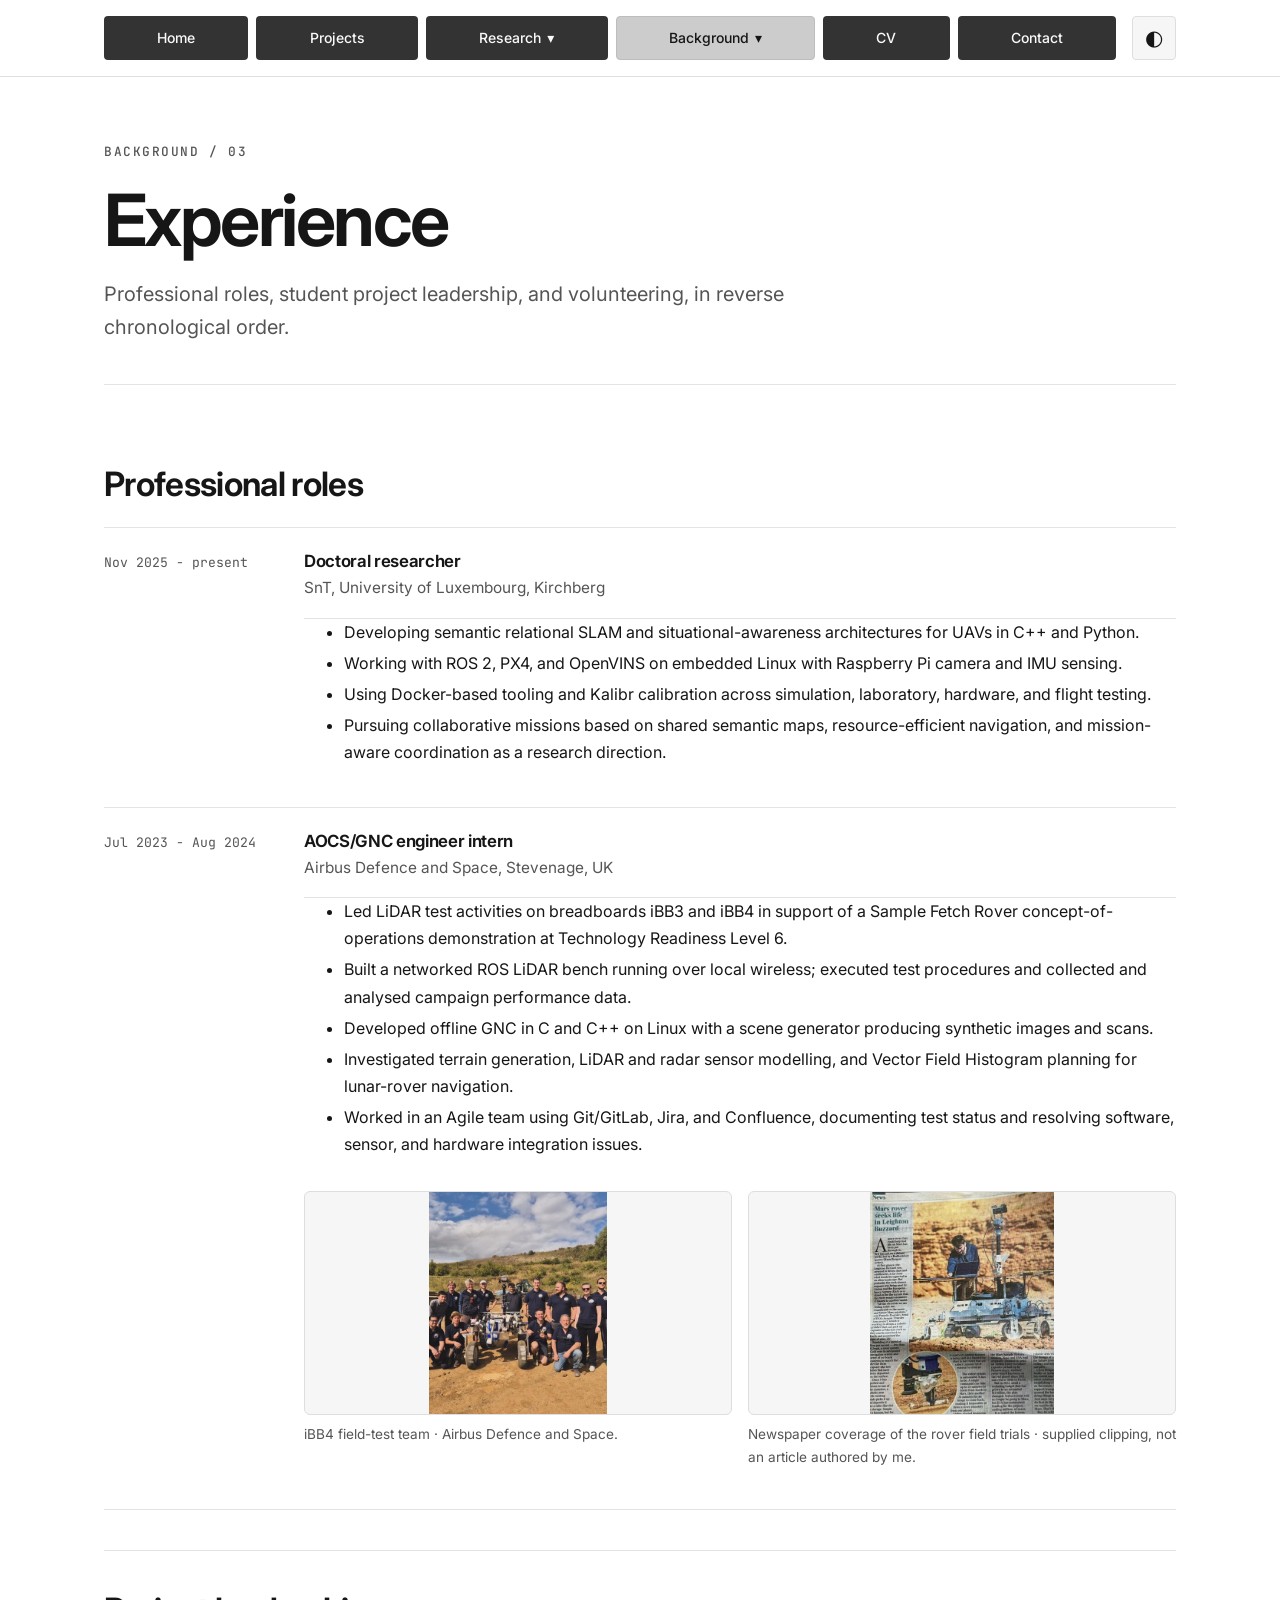
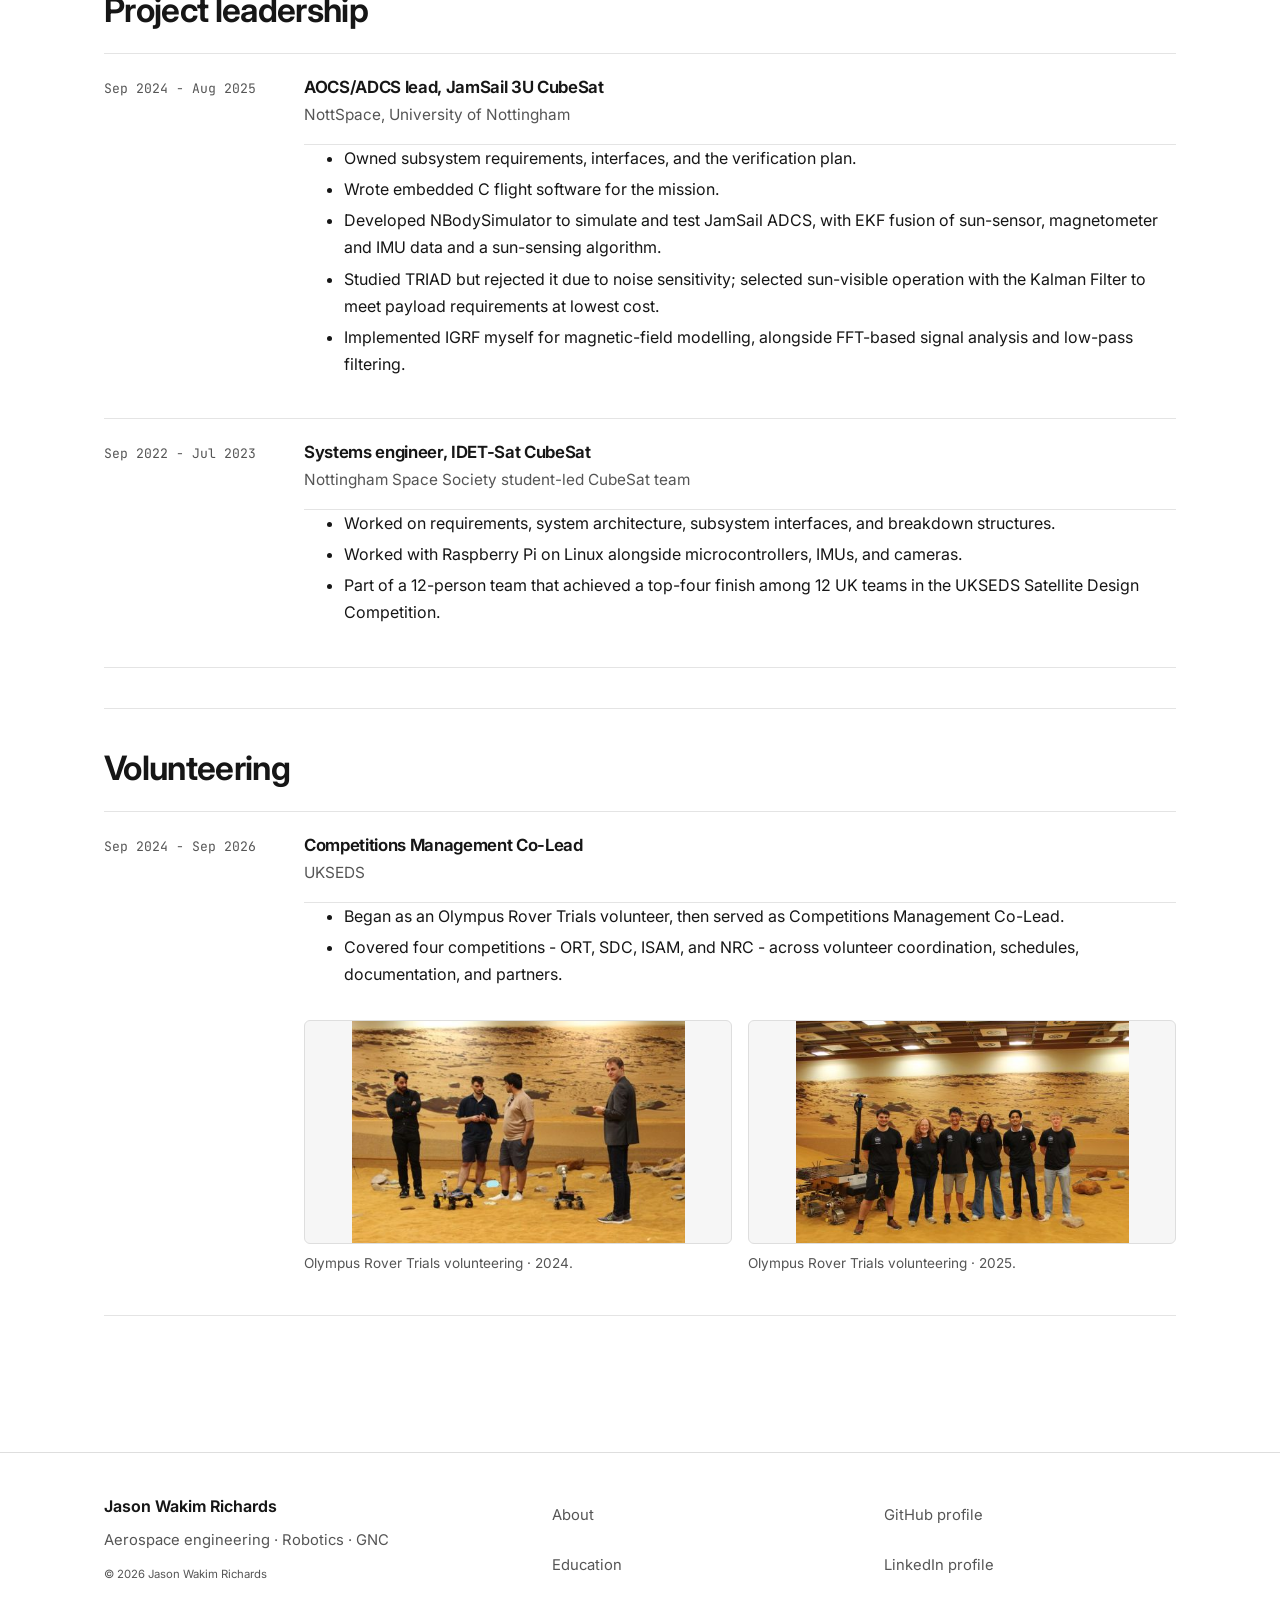
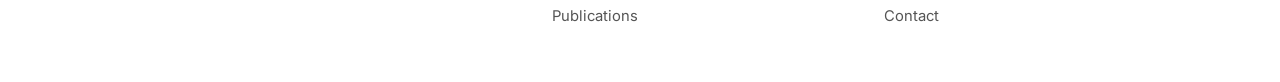
<file: experience.html>
<!DOCTYPE html>
<html lang="en">
<head>
  <meta charset="utf-8">
  <meta name="viewport" content="width=device-width, initial-scale=1.0">
  <title>Experience - Jason Richards</title>
  <meta name="description" content="Professional experience, student project leadership, and volunteering of Jason Wakim Richards across robotics, GNC, and space systems.">
  <link rel="icon" type="image/svg+xml" href="assets/images/favicon.svg">
  <link rel="preconnect" href="https://fonts.googleapis.com">
  <link rel="preconnect" href="https://fonts.gstatic.com" crossorigin>
  <link href="https://fonts.googleapis.com/css2?family=Inter:wght@400;500;600;700&family=JetBrains+Mono:wght@400;500&display=swap" rel="stylesheet">
  <link rel="stylesheet" href="css/style.css">
  <script src="js/theme.js"></script>
  <script src="js/navigation.js" defer></script>
  <script src="js/evidence.js" defer></script>
</head>
<body>
  <a class="skip-link" href="#main-content">Skip to main content</a>
  <header class="site-header">
    <div class="container header-inner">
      <button id="nav-toggle" class="menu-toggle" type="button" hidden aria-expanded="false" aria-controls="page-nav">Menu</button>
      <nav aria-label="Main navigation">
        <ul id="page-nav" class="nav-links">
          <li><a href="index.html">Home</a></li>
          <li><a href="projects.html">Projects</a></li>
          <li><details class="nav-group">
            <summary>Research</summary>
            <ul class="nav-submenu">
              <li><a href="research.html">Research overview</a></li>
              <li><a href="publications.html">Publications</a></li>
            </ul>
          </details></li>
          <li><details class="nav-group is-current">
            <summary>Background</summary>
            <ul class="nav-submenu">
              <li><a href="about.html">About</a></li>
              <li><a href="experience.html" aria-current="page">Experience</a></li>
              <li><a href="education.html">Education</a></li>
            </ul>
          </details></li>
          <li><a href="cv.html">CV</a></li>
          <li><a href="contact.html">Contact</a></li>
        </ul>
      </nav>
      <button id="theme-toggle" class="theme-toggle" type="button" hidden aria-label="Switch to dark mode" aria-pressed="false"><span aria-hidden="true">◐</span></button>
    </div>
  </header>
  <main id="main-content" tabindex="-1">
    <div class="container">
      <header class="page-intro">
        <p class="eyebrow">Background / 03</p>
        <h1>Experience</h1>
        <p class="lead">Professional roles, student project leadership, and volunteering, in reverse chronological order.</p>
      </header>
      <section class="section" aria-labelledby="experience-professional-heading">
        <div class="section-heading">
          <h2 id="experience-professional-heading">Professional roles</h2>
        </div>
        <div class="timeline">
          <article class="timeline-entry">
            <p class="timeline-date"><time datetime="2025-11">Nov 2025</time> - present</p>
            <div class="timeline-body">
              <h3>Doctoral researcher</h3>
              <p>SnT, University of Luxembourg, Kirchberg</p>
              <ul class="detail-list">
                <li>Developing semantic relational SLAM and situational-awareness architectures for UAVs in C++ and Python.</li>
                <li>Working with ROS 2, PX4, and OpenVINS on embedded Linux with Raspberry Pi camera and IMU sensing.</li>
                <li>Using Docker-based tooling and Kalibr calibration across simulation, laboratory, hardware, and flight testing.</li>
                <li>Pursuing collaborative missions based on shared semantic maps, resource-efficient navigation, and mission-aware coordination as a research direction.</li>
              </ul>
            </div>
          </article>
          <article class="timeline-entry">
            <p class="timeline-date"><time datetime="2023-07">Jul 2023</time> - <time datetime="2024-08">Aug 2024</time></p>
            <div class="timeline-body">
              <h3>AOCS/GNC engineer intern</h3>
              <p>Airbus Defence and Space, Stevenage, UK</p>
              <ul class="detail-list">
                <li>Led LiDAR test activities on breadboards iBB3 and iBB4 in support of a Sample Fetch Rover concept-of-operations demonstration at Technology Readiness Level 6.</li>
                <li>Built a networked ROS LiDAR bench running over local wireless; executed test procedures and collected and analysed campaign performance data.</li>
                <li>Developed offline GNC in C and C++ on Linux with a scene generator producing synthetic images and scans.</li>
                <li>Investigated terrain generation, LiDAR and radar sensor modelling, and Vector Field Histogram planning for lunar-rover navigation.</li>
                <li>Worked in an Agile team using Git/GitLab, Jira, and Confluence, documenting test status and resolving software, sensor, and hardware integration issues.</li>
              </ul>
              <div class="evidence-grid">
                <figure class="evidence-figure">
                  <a href="assets/images/ibb4-group-photo.jpeg" data-evidence="ibb4-caption"><img src="assets/images/ibb4-group-photo-480w.jpeg" srcset="assets/images/ibb4-group-photo-480w.jpeg 480w, assets/images/ibb4-group-photo.jpeg 800w" sizes="(max-width: 56rem) calc(100vw - 3rem), 24rem" width="800" height="996" alt="Airbus iBB4 field-test team beside the rover" loading="lazy" decoding="async"></a>
                  <figcaption id="ibb4-caption">iBB4 field-test team · Airbus Defence and Space.</figcaption>
                </figure>
                <figure class="evidence-figure">
                  <a href="assets/images/ibb4-newspaper-clipping.jpeg" data-evidence="clipping-caption"><img src="assets/images/ibb4-newspaper-clipping-480w.jpeg" srcset="assets/images/ibb4-newspaper-clipping-480w.jpeg 480w, assets/images/ibb4-newspaper-clipping.jpeg 800w" sizes="(max-width: 56rem) calc(100vw - 3rem), 24rem" width="800" height="962" alt="Newspaper clipping about rover field trials in Leighton Buzzard" loading="lazy" decoding="async"></a>
                  <figcaption id="clipping-caption">Newspaper coverage of the rover field trials · supplied clipping, not an article authored by me.</figcaption>
                </figure>
              </div>
            </div>
          </article>
        </div>
      </section>
      <section class="section" aria-labelledby="experience-leadership-heading">
        <div class="section-heading">
          <h2 id="experience-leadership-heading">Project leadership</h2>
        </div>
        <div class="timeline">
          <article class="timeline-entry">
            <p class="timeline-date"><time datetime="2024-09">Sep 2024</time> - <time datetime="2025-08">Aug 2025</time></p>
            <div class="timeline-body">
              <h3>AOCS/ADCS lead, JamSail 3U CubeSat</h3>
              <p>NottSpace, University of Nottingham</p>
              <ul class="detail-list">
                <li>Owned subsystem requirements, interfaces, and the verification plan.</li>
                <li>Wrote embedded C flight software for the mission.</li>
                <li>Developed NBodySimulator to simulate and test JamSail ADCS, with EKF fusion of sun-sensor, magnetometer and IMU data and a sun-sensing algorithm.</li>
                <li>Studied TRIAD but rejected it due to noise sensitivity; selected sun-visible operation with the Kalman Filter to meet payload requirements at lowest cost.</li>
                <li>Implemented IGRF myself for magnetic-field modelling, alongside FFT-based signal analysis and low-pass filtering.</li>
              </ul>
            </div>
          </article>
          <article class="timeline-entry">
            <p class="timeline-date"><time datetime="2022-09">Sep 2022</time> - <time datetime="2023-07">Jul 2023</time></p>
            <div class="timeline-body">
              <h3>Systems engineer, IDET-Sat CubeSat</h3>
              <p>Nottingham Space Society student-led CubeSat team</p>
              <ul class="detail-list">
                <li>Worked on requirements, system architecture, subsystem interfaces, and breakdown structures.</li>
                <li>Worked with Raspberry Pi on Linux alongside microcontrollers, IMUs, and cameras.</li>
                <li>Part of a 12-person team that achieved a top-four finish among 12 UK teams in the UKSEDS Satellite Design Competition.</li>
              </ul>
            </div>
          </article>
        </div>
      </section>
      <section class="section" aria-labelledby="experience-volunteering-heading">
        <div class="section-heading">
          <h2 id="experience-volunteering-heading">Volunteering</h2>
        </div>
        <div class="timeline">
          <article class="timeline-entry">
            <p class="timeline-date"><time datetime="2024-09">Sep 2024</time> - <time datetime="2026-09">Sep 2026</time></p>
            <div class="timeline-body">
              <h3>Competitions Management Co-Lead</h3>
              <p>UKSEDS</p>
              <ul class="detail-list">
                <li>Began as an Olympus Rover Trials volunteer, then served as Competitions Management Co-Lead.</li>
                <li>Covered four competitions - ORT, SDC, ISAM, and NRC - across volunteer coordination, schedules, documentation, and partners.</li>
              </ul>
              <div class="evidence-grid">
                <figure class="evidence-figure">
                  <a href="assets/images/ukseds-ort-2024.jpeg" data-evidence="ort-2024-caption"><img src="assets/images/ukseds-ort-2024-480w.jpeg" srcset="assets/images/ukseds-ort-2024-480w.jpeg 480w, assets/images/ukseds-ort-2024.jpeg 800w" sizes="(max-width: 56rem) calc(100vw - 3rem), 24rem" width="800" height="533" alt="Olympus Rover Trials volunteers at the rover test area in 2024" loading="lazy" decoding="async"></a>
                  <figcaption id="ort-2024-caption">Olympus Rover Trials volunteering · 2024.</figcaption>
                </figure>
                <figure class="evidence-figure">
                  <a href="assets/images/ukseds-ort-2025.jpeg" data-evidence="ort-caption"><img src="assets/images/ukseds-ort-2025.jpeg" width="480" height="320" alt="UKSEDS Olympus Rover Trials volunteers at the test venue" loading="lazy" decoding="async"></a>
                  <figcaption id="ort-caption">Olympus Rover Trials volunteering · 2025.</figcaption>
                </figure>
              </div>
            </div>
          </article>
        </div>
      </section>
    </div>
  </main>
  <dialog id="evidence-viewer" aria-labelledby="evidence-title" aria-describedby="evidence-caption">
    <div class="viewer-controls">
      <h2 id="evidence-title">Image preview</h2>
      <button type="button" class="button-secondary" data-viewer-close>Close</button>
    </div>
    <div class="viewer-media" data-viewer-media aria-busy="false"></div>
    <p role="status"></p>
    <p id="evidence-caption"></p>
    <a class="button-secondary" data-viewer-original>Open original</a>
  </dialog>
  <footer class="site-footer">
    <div class="container footer-grid">
      <div>
        <p class="footer-name">Jason Wakim Richards</p>
        <p>Aerospace engineering · Robotics · GNC</p>
        <p class="footer-small"><small>© <span data-year>2026</span> Jason Wakim Richards</small></p>
      </div>
      <nav aria-label="More pages">
        <ul class="footer-links">
          <li><a href="about.html">About</a></li>
          <li><a href="education.html">Education</a></li>
          <li><a href="publications.html">Publications</a></li>
        </ul>
      </nav>
      <nav aria-label="Profiles">
        <ul class="footer-links">
          <li><a href="https://github.com/richarJ2002">GitHub profile</a></li>
          <li><a href="https://www.linkedin.com/in/jason-richards-jwr2002/">LinkedIn profile</a></li>
          <li><a href="contact.html">Contact</a></li>
        </ul>
      </nav>
    </div>
  </footer>
</body>
</html>
</file>
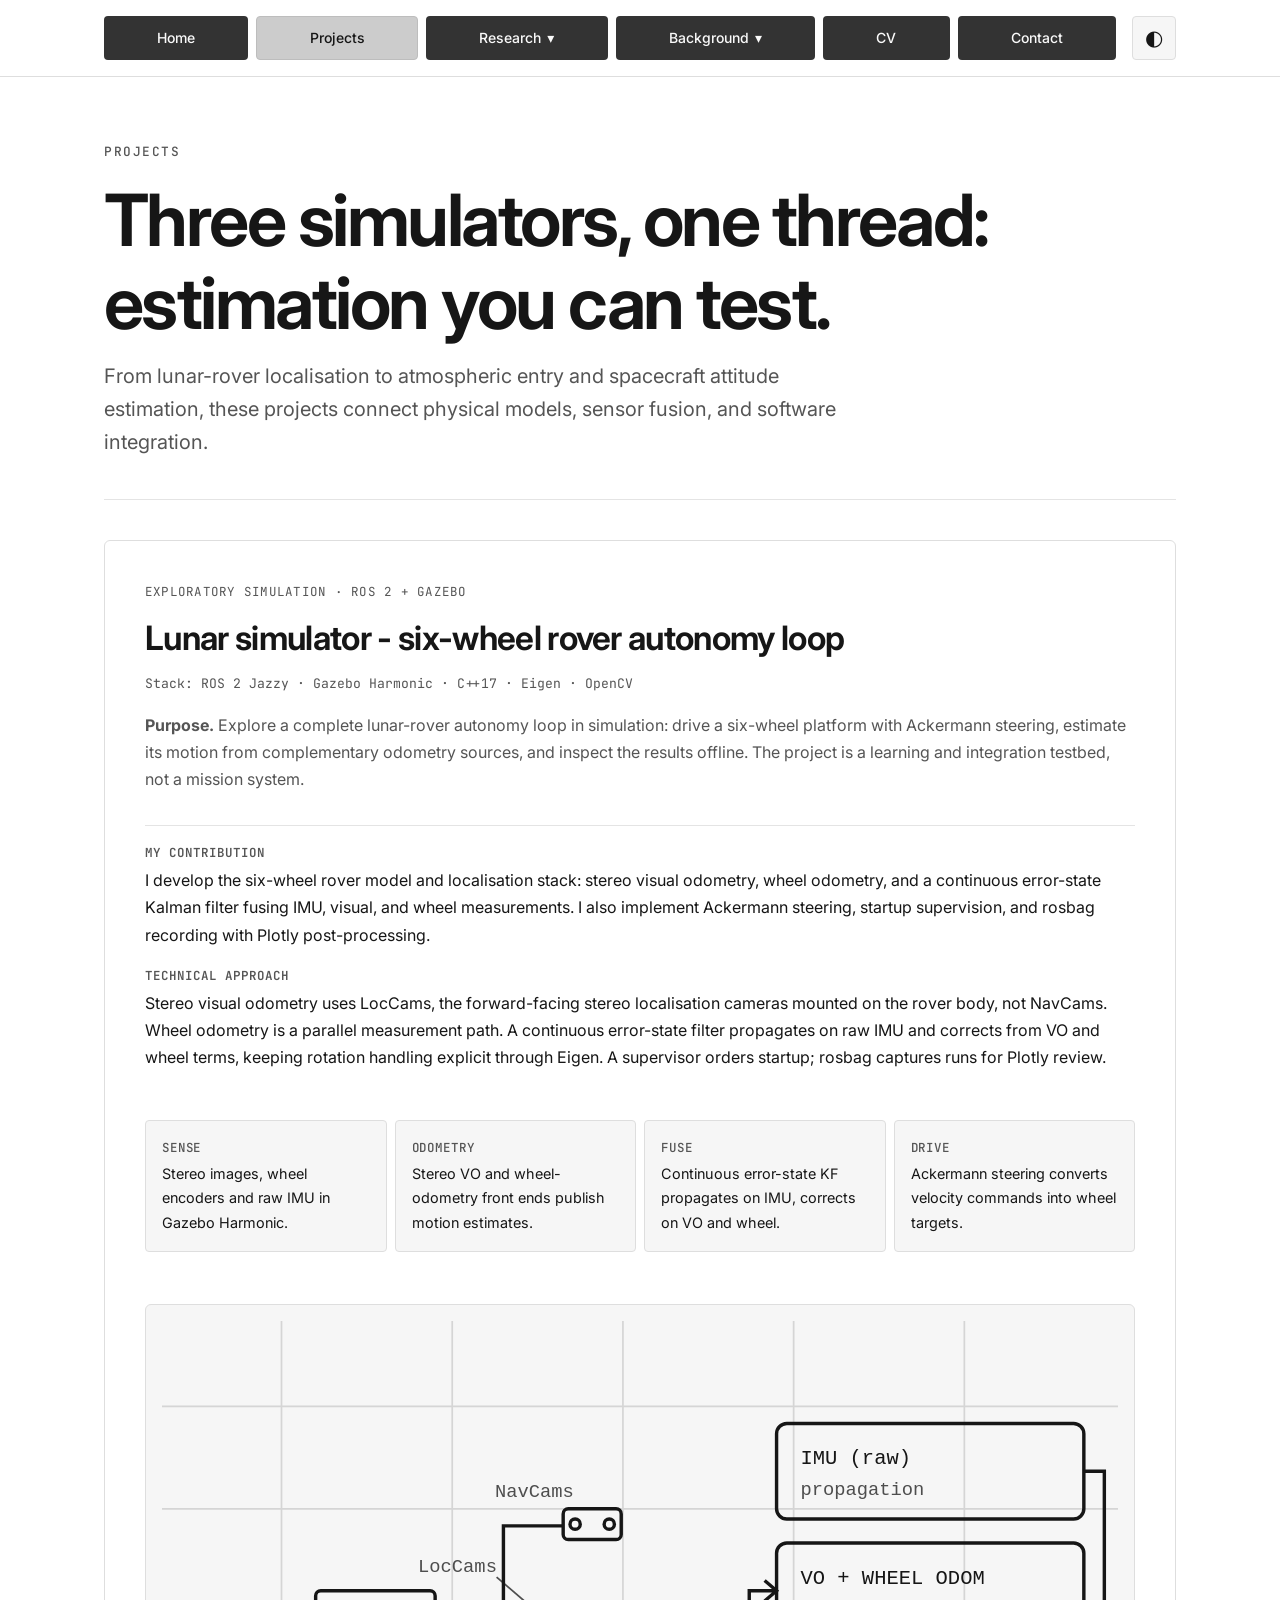
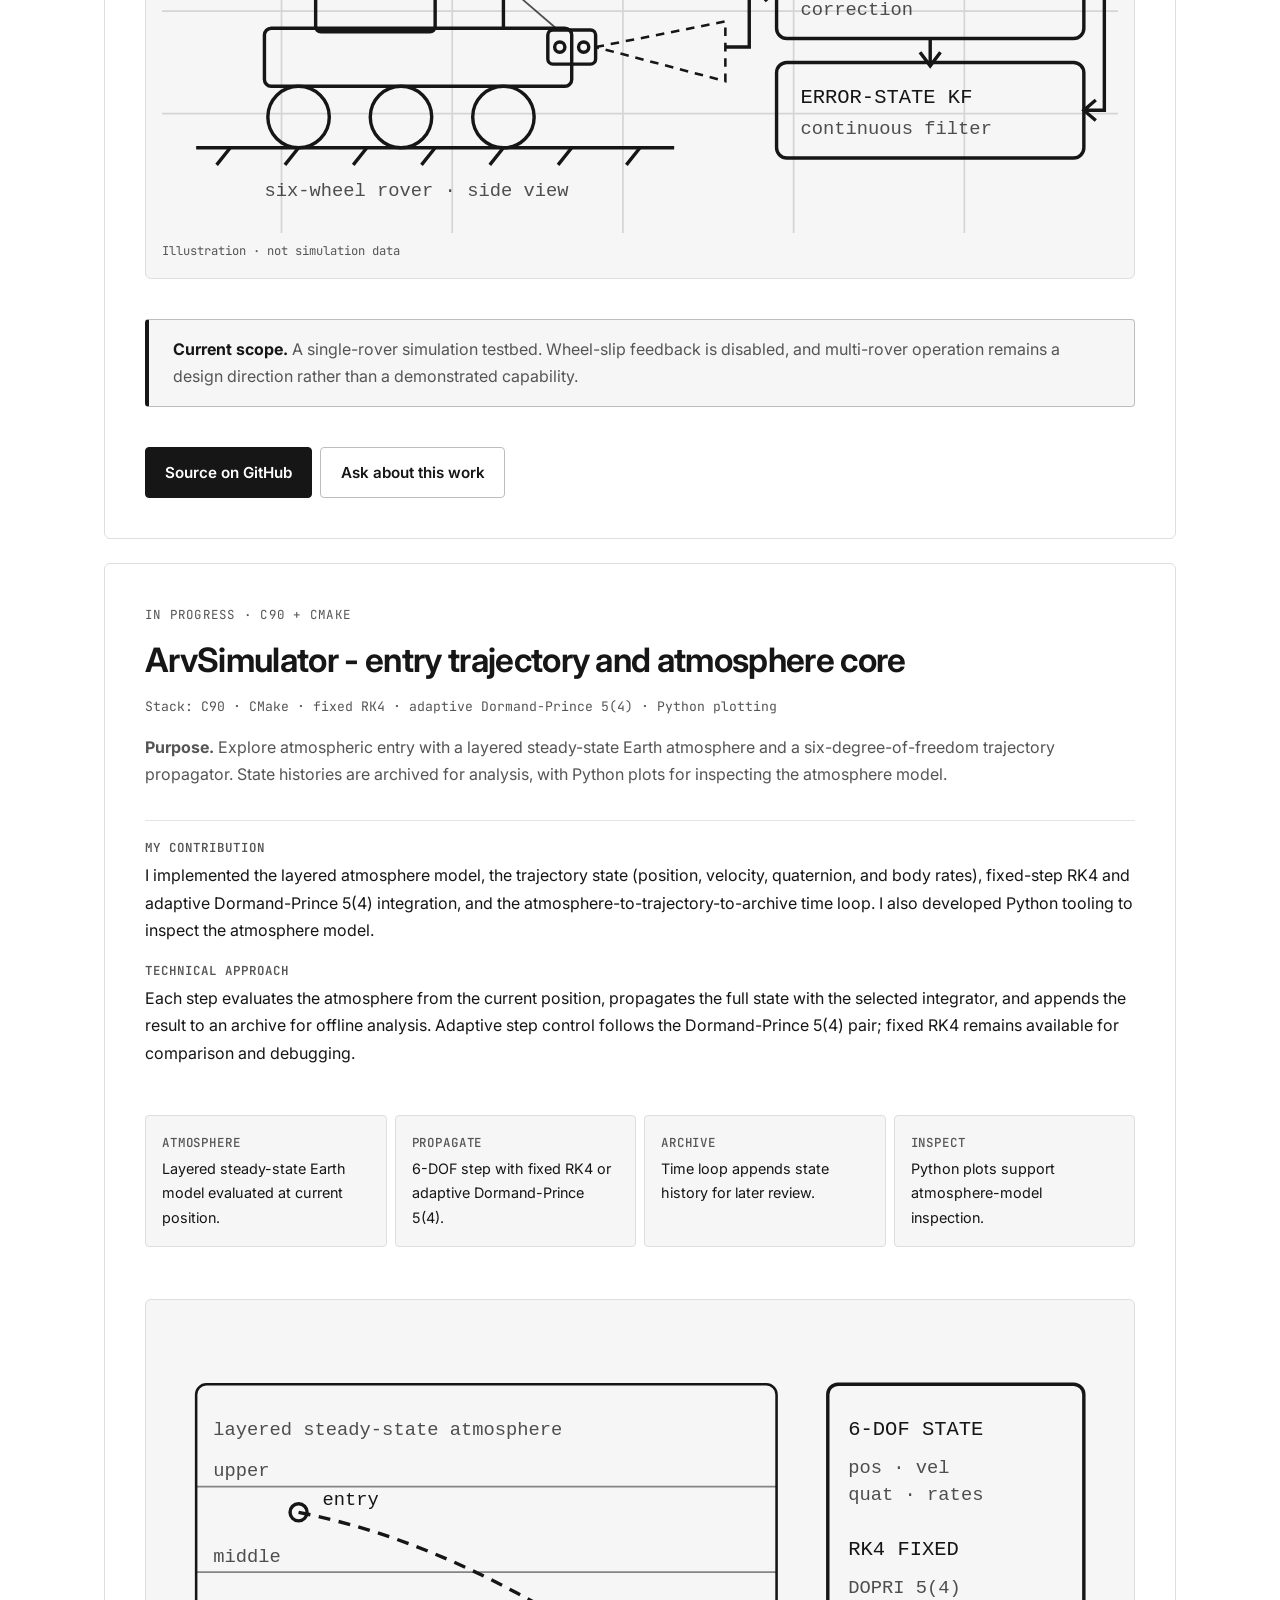
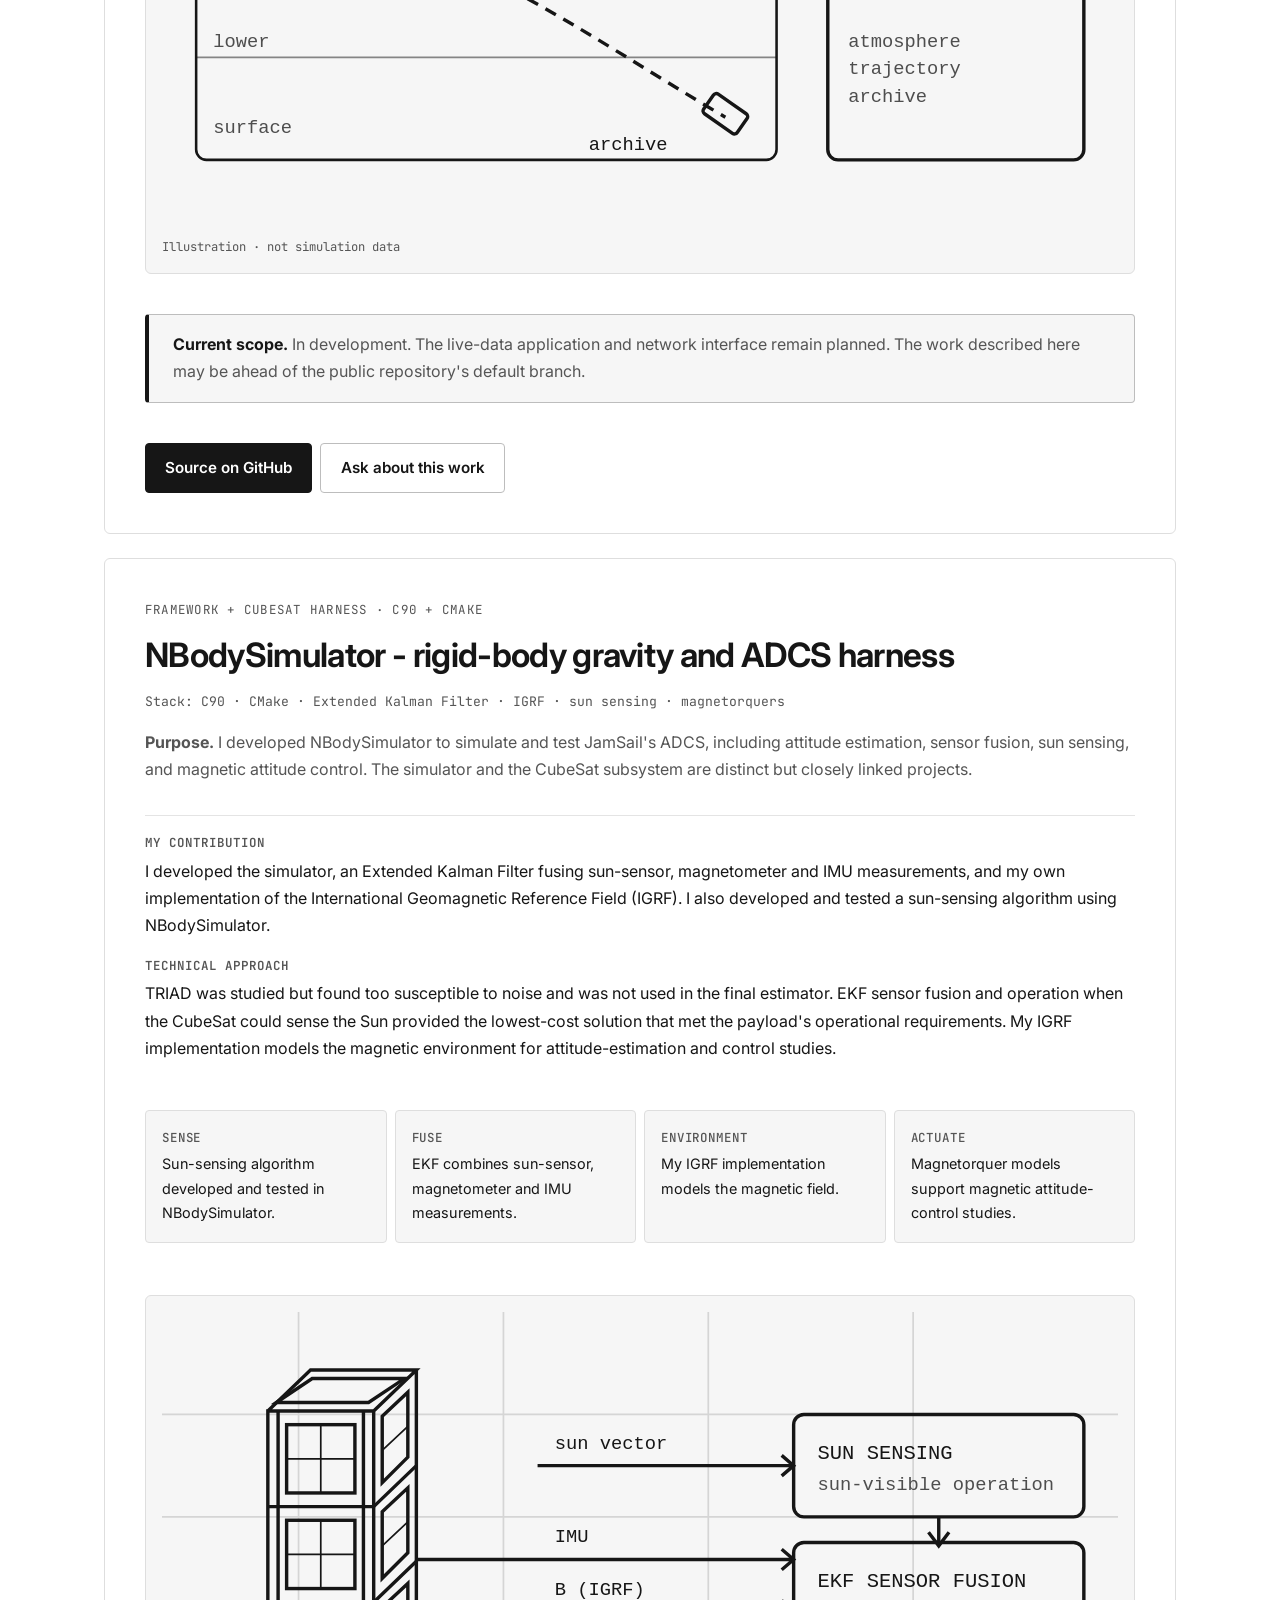
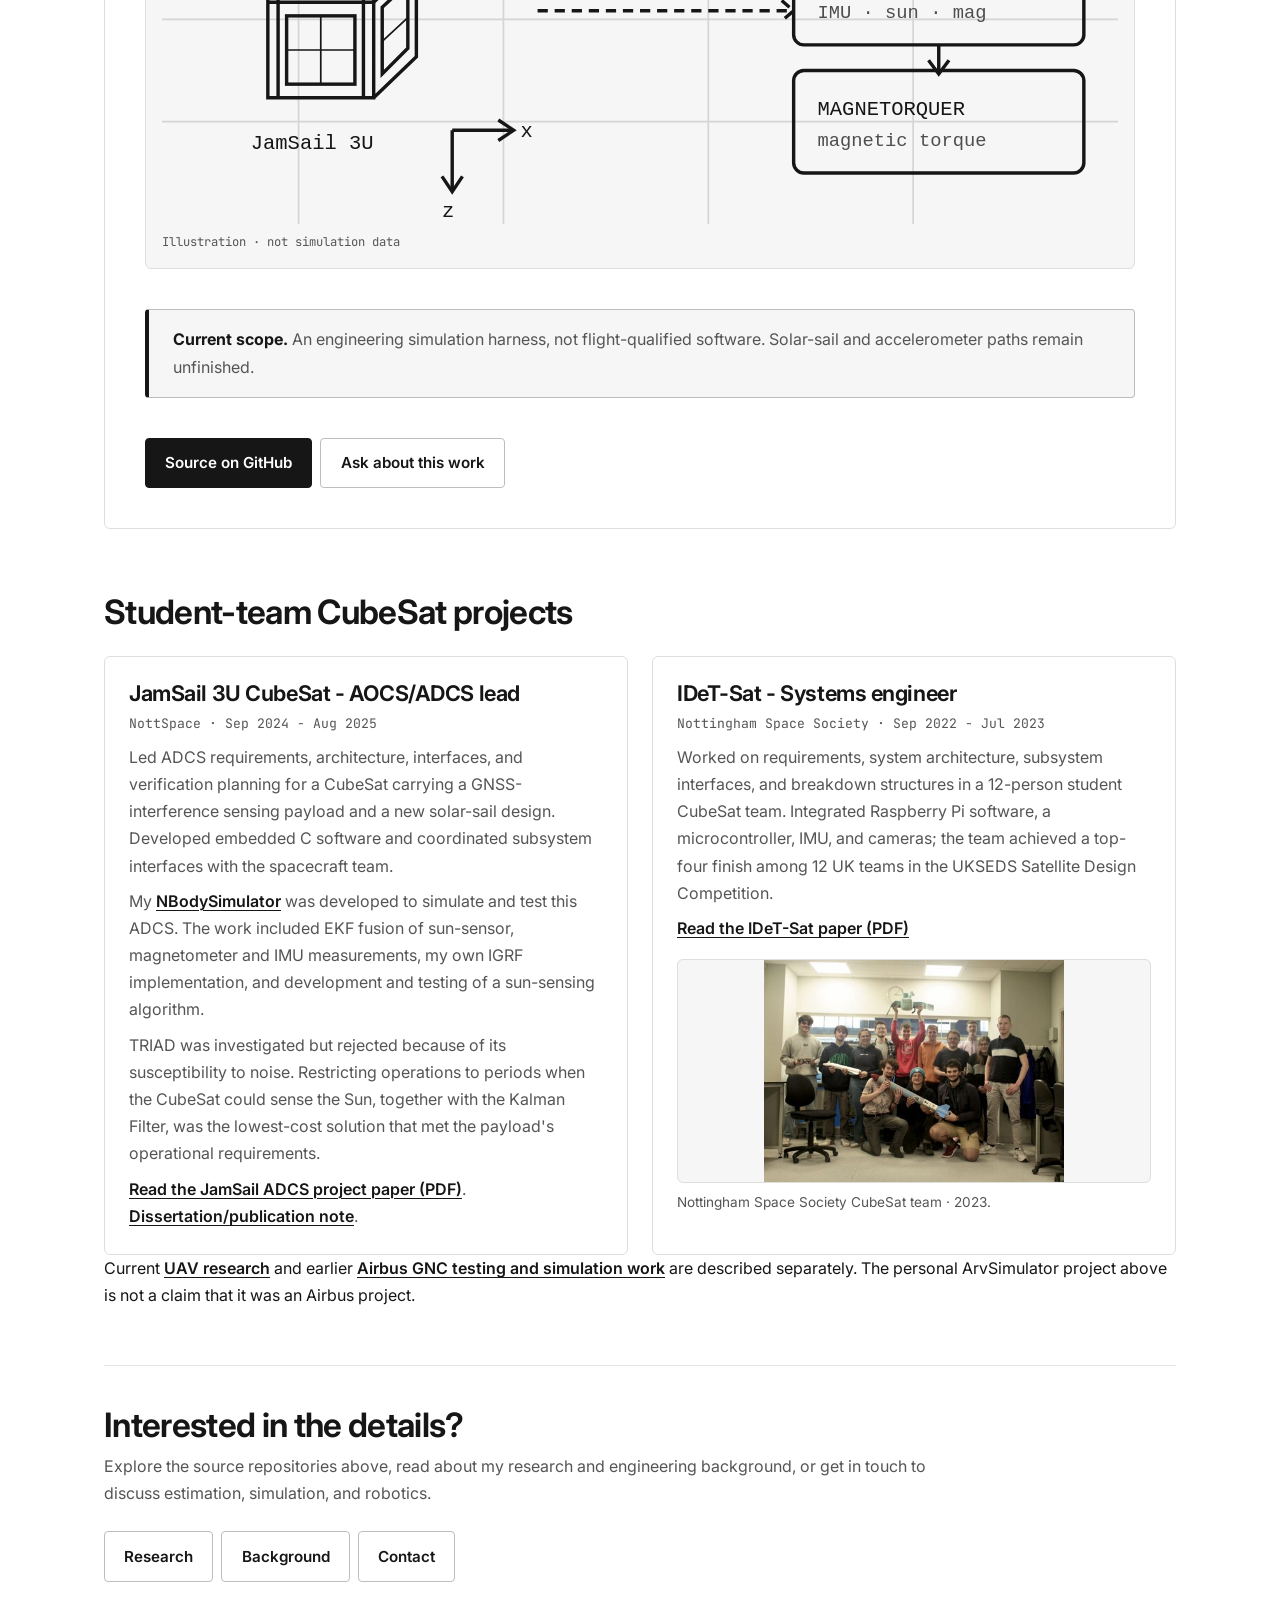
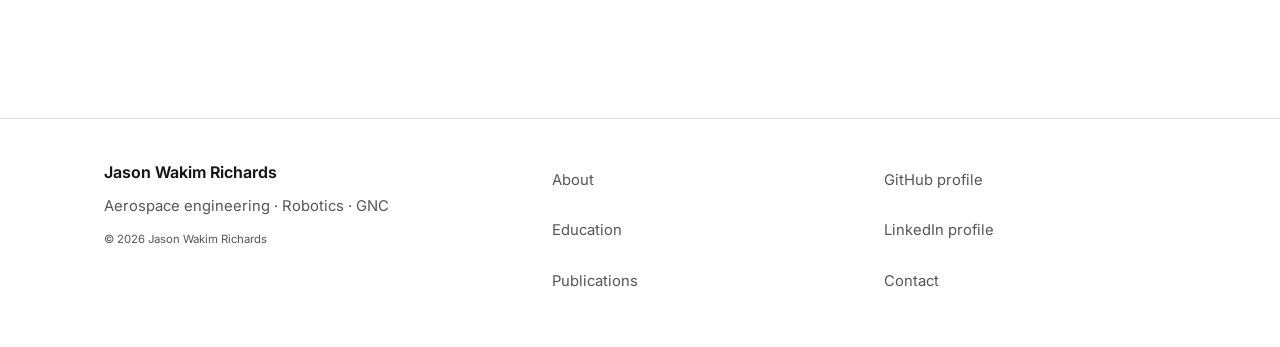
<file: projects.html>
<!DOCTYPE html>
<html lang="en">
<head>
  <meta charset="utf-8">
  <meta name="viewport" content="width=device-width, initial-scale=1.0">
  <title>Projects - Jason Wakim Richards</title>
  <meta name="description" content="Project information: lunar rover autonomy simulation, entry trajectory simulation and rigid-body ADCS simulation by Jason Wakim Richards, with contributions, approach and limitations.">
  <link rel="icon" type="image/svg+xml" href="assets/images/favicon.svg">
  <link rel="preconnect" href="https://fonts.googleapis.com">
  <link rel="preconnect" href="https://fonts.gstatic.com" crossorigin>
  <link href="https://fonts.googleapis.com/css2?family=Inter:wght@400;500;600;700&family=JetBrains+Mono:wght@400;500&display=swap" rel="stylesheet">
  <link rel="stylesheet" href="css/style.css">
  <script src="js/theme.js"></script>
  <script src="js/navigation.js" defer></script>
  <script src="js/evidence.js" defer></script>
</head>
<body>
  <a class="skip-link" href="#main-content">Skip to main content</a>
  <header class="site-header">
    <div class="container header-inner">
      <button id="nav-toggle" class="menu-toggle" type="button" hidden aria-expanded="false" aria-controls="page-nav">Menu</button>
      <nav aria-label="Main navigation">
        <ul id="page-nav" class="nav-links">
          <li><a href="index.html">Home</a></li>
          <li><a href="projects.html" aria-current="page">Projects</a></li>
          <li><details class="nav-group">
            <summary>Research</summary>
            <ul class="nav-submenu">
              <li><a href="research.html">Research overview</a></li>
              <li><a href="publications.html">Publications</a></li>
            </ul>
          </details></li>
          <li><details class="nav-group">
            <summary>Background</summary>
            <ul class="nav-submenu">
              <li><a href="about.html">About</a></li>
              <li><a href="experience.html">Experience</a></li>
              <li><a href="education.html">Education</a></li>
            </ul>
          </details></li>
          <li><a href="cv.html">CV</a></li>
          <li><a href="contact.html">Contact</a></li>
        </ul>
      </nav>
      <button id="theme-toggle" class="theme-toggle" type="button" hidden aria-label="Switch to dark mode" aria-pressed="false"><span aria-hidden="true">◐</span></button>
    </div>
  </header>

  <main id="main-content" tabindex="-1">
    <div class="container">
      <div class="page-intro">
        <p class="eyebrow">Projects</p>
        <h1>Three simulators, one thread: estimation you can test.</h1>
        <p class="lead">From lunar-rover localisation to atmospheric entry and spacecraft attitude estimation, these projects connect physical models, sensor fusion, and software integration.</p>
      </div>

      <article class="card project-case" id="lunar-simulator" aria-labelledby="lunar-heading">
        <p class="featured-label">Exploratory simulation · ROS 2 + Gazebo</p>
        <h2 id="lunar-heading">Lunar simulator - six-wheel rover autonomy loop</h2>
        <p class="project-meta">Stack: ROS 2 Jazzy · Gazebo Harmonic · C++17 · Eigen · OpenCV</p>
        <p><strong>Purpose.</strong> Explore a complete lunar-rover autonomy loop in simulation: drive a six-wheel platform with Ackermann steering, estimate its motion from complementary odometry sources, and inspect the results offline. The project is a learning and integration testbed, not a mission system.</p>
        <dl class="detail-list">
          <dt>My contribution</dt>
          <dd>I develop the six-wheel rover model and localisation stack: stereo visual odometry, wheel odometry, and a continuous error-state Kalman filter fusing IMU, visual, and wheel measurements. I also implement Ackermann steering, startup supervision, and rosbag recording with Plotly post-processing.</dd>
          <dt>Technical approach</dt>
          <dd>Stereo visual odometry uses LocCams, the forward-facing stereo localisation cameras mounted on the rover body, not NavCams. Wheel odometry is a parallel measurement path. A continuous error-state filter propagates on raw IMU and corrects from VO and wheel terms, keeping rotation handling explicit through Eigen. A supervisor orders startup; rosbag captures runs for Plotly review.</dd>
        </dl>
        <ol class="flow" aria-label="Lunar estimation flow">
          <li class="flow-step"><strong>Sense</strong>Stereo images, wheel encoders and raw IMU in Gazebo Harmonic.</li>
          <li class="flow-step"><strong>Odometry</strong>Stereo VO and wheel-odometry front ends publish motion estimates.</li>
          <li class="flow-step"><strong>Fuse</strong>Continuous error-state KF propagates on IMU, corrects on VO and wheel.</li>
          <li class="flow-step"><strong>Drive</strong>Ackermann steering converts velocity commands into wheel targets.</li>
        </ol>
        <figure class="art-frame project-figure">
          <svg viewBox="0 0 560 300" role="img" aria-labelledby="lunarSvgTitle lunarSvgDesc">
            <title id="lunarSvgTitle">Lunar rover estimation stack schematic</title>
            <desc id="lunarSvgDesc">Side-view rover with attached NavCams and forward-facing stereo LocCams. LocCams provide visual odometry; IMU and odometry feed an error-state filter. Illustrative only.</desc>
            <g stroke="currentColor" stroke-width="1" opacity="0.14">
              <path d="M0 50 H560 M0 110 H560 M0 170 H560 M0 230 H560"/>
              <path d="M70 0 V300 M170 0 V300 M270 0 V300 M370 0 V300 M470 0 V300"/>
            </g>
            <g stroke="currentColor" stroke-width="2" fill="none">
              <path d="M20 250 H300"/>
              <path d="M40 250 l-8 10 M80 250 l-8 10 M120 250 l-8 10 M160 250 l-8 10 M200 250 l-8 10 M240 250 l-8 10 M280 250 l-8 10"/>
            </g>
            <g fill="none" stroke="currentColor" stroke-width="2">
              <rect x="60" y="180" width="180" height="34" rx="4"/>
              <rect x="90" y="158" width="70" height="24" rx="3"/>
              <circle cx="80" cy="232" r="18"/>
              <circle cx="140" cy="232" r="18"/>
              <circle cx="200" cy="232" r="18"/>
              <path d="M200 180 V120 H235"/>
              <rect x="235" y="110" width="34" height="18" rx="3"/>
              <circle cx="242" cy="119" r="3"/>
              <circle cx="262" cy="119" r="3"/>
              <rect x="226" y="181" width="28" height="20" rx="3"/>
              <circle cx="233" cy="191" r="3"/>
              <circle cx="247" cy="191" r="3"/>
            </g>
            <g stroke="currentColor" stroke-width="1.5" stroke-dasharray="5 4" fill="none">
              <path d="M254 191 L330 176 L330 211 Z"/>
            </g>
            <g fill="currentColor" font-family="monospace" font-size="11" opacity="0.75">
              <text x="60" y="278">six-wheel rover · side view</text>
              <text x="195" y="103">NavCams</text>
              <text x="150" y="147">LocCams</text>
              <path d="M196 150 L232 181" stroke="currentColor" fill="none"/>
            </g>
            <g fill="none" stroke="currentColor" stroke-width="2">
              <rect x="360" y="60" width="180" height="56" rx="6"/>
              <rect x="360" y="130" width="180" height="56" rx="6"/>
              <rect x="360" y="200" width="180" height="56" rx="6"/>
            </g>
            <g fill="currentColor" font-family="monospace" font-size="12">
              <text x="374" y="84">IMU (raw)</text>
              <text x="374" y="102" font-size="11" opacity="0.75">propagation</text>
              <text x="374" y="154">VO + WHEEL ODOM</text>
              <text x="374" y="172" font-size="11" opacity="0.75">correction</text>
              <text x="374" y="224">ERROR-STATE KF</text>
              <text x="374" y="242" font-size="11" opacity="0.75">continuous filter</text>
            </g>
            <g stroke="currentColor" stroke-width="2" fill="none">
              <path d="M330 191 H344 V158 H360 M353 152 L360 158 L353 164"/>
              <path d="M540 88 H552 V228 H540 M547 222 L540 228 L547 234"/>
              <path d="M450 186 V200"/>
              <path d="M444 194 L450 202 L456 194"/>
            </g>
          </svg>
          <figcaption>Illustration · not simulation data</figcaption>
        </figure>
        <div class="callout limitations">
          <p><strong>Current scope.</strong> A single-rover simulation testbed. Wheel-slip feedback is disabled, and multi-rover operation remains a design direction rather than a demonstrated capability.</p>
        </div>
        <div class="card-actions">
          <a class="button" href="https://github.com/richarJ2002/lunar_simulator">Source on GitHub</a>
          <a class="button-secondary" href="contact.html">Ask about this work</a>
        </div>
      </article>

      <article class="card project-case" id="arv-simulator" aria-labelledby="arv-heading">
        <p class="featured-label">In progress · C90 + CMake</p>
        <h2 id="arv-heading">ArvSimulator - entry trajectory and atmosphere core</h2>
        <p class="project-meta">Stack: C90 · CMake · fixed RK4 · adaptive Dormand-Prince 5(4) · Python plotting</p>
        <p><strong>Purpose.</strong> Explore atmospheric entry with a layered steady-state Earth atmosphere and a six-degree-of-freedom trajectory propagator. State histories are archived for analysis, with Python plots for inspecting the atmosphere model.</p>
        <dl class="detail-list">
          <dt>My contribution</dt>
          <dd>I implemented the layered atmosphere model, the trajectory state (position, velocity, quaternion, and body rates), fixed-step RK4 and adaptive Dormand-Prince 5(4) integration, and the atmosphere-to-trajectory-to-archive time loop. I also developed Python tooling to inspect the atmosphere model.</dd>
          <dt>Technical approach</dt>
          <dd>Each step evaluates the atmosphere from the current position, propagates the full state with the selected integrator, and appends the result to an archive for offline analysis. Adaptive step control follows the Dormand-Prince 5(4) pair; fixed RK4 remains available for comparison and debugging.</dd>
        </dl>
        <ol class="flow" aria-label="Entry simulation flow">
          <li class="flow-step"><strong>Atmosphere</strong>Layered steady-state Earth model evaluated at current position.</li>
          <li class="flow-step"><strong>Propagate</strong>6-DOF step with fixed RK4 or adaptive Dormand-Prince 5(4).</li>
          <li class="flow-step"><strong>Archive</strong>Time loop appends state history for later review.</li>
          <li class="flow-step"><strong>Inspect</strong>Python plots support atmosphere-model inspection.</li>
        </ol>
        <figure class="art-frame project-figure">
          <svg viewBox="0 0 560 300" role="img" aria-labelledby="trajSvgTitle trajSvgDesc">
            <title id="trajSvgTitle">Layered atmosphere and entry arc schematic</title>
            <desc id="trajSvgDesc">Horizontal atmosphere layers with a dashed entry arc, state vector and integrator annotations. Illustrative only.</desc>
            <g fill="none" stroke="currentColor" stroke-width="1.5">
              <rect x="20" y="40" width="340" height="220" rx="6"/>
            </g>
            <g stroke="currentColor" stroke-width="1" opacity="0.5">
              <path d="M20 100 H360 M20 150 H360 M20 200 H360"/>
            </g>
            <g fill="currentColor" font-family="monospace" font-size="11" opacity="0.75">
              <text x="30" y="70">layered steady-state atmosphere</text>
              <text x="30" y="94">upper</text>
              <text x="30" y="144">middle</text>
              <text x="30" y="194">lower</text>
              <text x="30" y="244">surface</text>
            </g>
            <g fill="none" stroke="currentColor" stroke-width="2" stroke-dasharray="7 5">
              <path d="M80 115 C180 135 245 185 330 235"/>
            </g>
            <g fill="none" stroke="currentColor" stroke-width="2">
              <circle cx="80" cy="115" r="5"/>
              <rect x="318" y="226" width="24" height="14" rx="2" transform="rotate(35 330 233)"/>
            </g>
            <g fill="currentColor" font-family="monospace" font-size="11">
              <text x="94" y="111">entry</text>
              <text x="250" y="254">archive</text>
            </g>
            <g fill="none" stroke="currentColor" stroke-width="2">
              <rect x="390" y="40" width="150" height="220" rx="6"/>
            </g>
            <g fill="currentColor" font-family="monospace" font-size="12">
              <text x="402" y="70">6-DOF STATE</text>
              <text x="402" y="92" font-size="11" opacity="0.75">pos · vel</text>
              <text x="402" y="108" font-size="11" opacity="0.75">quat · rates</text>
              <text x="402" y="140">RK4 FIXED</text>
              <text x="402" y="162" font-size="11" opacity="0.75">DOPRI 5(4)</text>
              <text x="402" y="194" font-size="11" opacity="0.75">atmosphere</text>
              <text x="402" y="210" font-size="11" opacity="0.75">trajectory</text>
              <text x="402" y="226" font-size="11" opacity="0.75">archive</text>
            </g>
          </svg>
          <figcaption>Illustration · not simulation data</figcaption>
        </figure>
        <div class="callout limitations">
          <p><strong>Current scope.</strong> In development. The live-data application and network interface remain planned. The work described here may be ahead of the public repository's default branch.</p>
        </div>
        <div class="card-actions">
          <a class="button" href="https://github.com/richarJ2002/ArvSimulator">Source on GitHub</a>
          <a class="button-secondary" href="contact.html">Ask about this work</a>
        </div>
      </article>

      <article class="card project-case" id="nbody-simulator" aria-labelledby="nbody-heading">
        <p class="featured-label">Framework + CubeSat harness · C90 + CMake</p>
        <h2 id="nbody-heading">NBodySimulator - rigid-body gravity and ADCS harness</h2>
        <p class="project-meta">Stack: C90 · CMake · Extended Kalman Filter · IGRF · sun sensing · magnetorquers</p>
        <p><strong>Purpose.</strong> I developed NBodySimulator to simulate and test JamSail's ADCS, including attitude estimation, sensor fusion, sun sensing, and magnetic attitude control. The simulator and the CubeSat subsystem are distinct but closely linked projects.</p>
        <dl class="detail-list">
          <dt>My contribution</dt>
          <dd>I developed the simulator, an Extended Kalman Filter fusing sun-sensor, magnetometer and IMU measurements, and my own implementation of the International Geomagnetic Reference Field (IGRF). I also developed and tested a sun-sensing algorithm using NBodySimulator.</dd>
          <dt>Technical approach</dt>
          <dd>TRIAD was studied but found too susceptible to noise and was not used in the final estimator. EKF sensor fusion and operation when the CubeSat could sense the Sun provided the lowest-cost solution that met the payload's operational requirements. My IGRF implementation models the magnetic environment for attitude-estimation and control studies.</dd>
        </dl>
        <ol class="flow" aria-label="ADCS estimation flow">
          <li class="flow-step"><strong>Sense</strong>Sun-sensing algorithm developed and tested in NBodySimulator.</li>
          <li class="flow-step"><strong>Fuse</strong>EKF combines sun-sensor, magnetometer and IMU measurements.</li>
          <li class="flow-step"><strong>Environment</strong>My IGRF implementation models the magnetic field.</li>
          <li class="flow-step"><strong>Actuate</strong>Magnetorquer models support magnetic attitude-control studies.</li>
        </ol>
        <figure class="art-frame project-figure">
          <svg viewBox="0 0 560 300" role="img" aria-labelledby="adcsSvgTitle adcsSvgDesc">
            <title id="adcsSvgTitle">JamSail 3U CubeSat ADCS simulation schematic</title>
            <desc id="adcsSvgDesc">An elongated 3U CubeSat with corner rails, three unit sections, and solar-panel cell grids, alongside sun sensing, IMU and IGRF inputs, EKF sensor fusion, and magnetorquer blocks. Illustrative layout, not an exact spacecraft CAD model. TRIAD is not part of the implemented estimator.</desc>
            <g stroke="currentColor" stroke-width="1" opacity="0.14">
              <path d="M0 60 H560 M0 120 H560 M0 180 H560 M0 240 H560"/>
              <path d="M80 0 V300 M200 0 V300 M320 0 V300 M440 0 V300"/>
            </g>
            <g fill="none" stroke="currentColor" stroke-width="2">
              <path d="M62 58 H124 V226 H62 Z M62 58 L87 34 H149 L124 58 M124 226 L149 202 V34"/>
              <path d="M68 58 V226 M118 58 V226 M62 114 H124 L149 90 M62 170 H124 L149 146"/>
              <rect x="73" y="66" width="40" height="40"/>
              <rect x="73" y="122" width="40" height="40"/>
              <rect x="73" y="178" width="40" height="40"/>
              <path d="M93 66 V106 M73 86 H113 M93 122 V162 M73 142 H113 M93 178 V218 M73 198 H113" stroke-width="1"/>
              <path d="M129 61 L144 47 V85 L129 100 Z M129 117 L144 103 V141 L129 156 Z M129 173 L144 159 V197 L129 212 Z"/>
              <path d="M129 81 L144 67 M129 137 L144 123 M129 193 L144 179" stroke-width="1"/>
              <path d="M67 53 L88 39 H142 L121 53 Z"/>
            </g>
            <g fill="currentColor" font-family="monospace" font-size="12">
              <text x="52" y="256">JamSail 3U</text>
            </g>
            <g stroke="currentColor" stroke-width="2" fill="none">
              <path d="M170 245 V280"/>
              <path d="M164 272 L170 281 L176 272"/>
              <path d="M170 245 H205"/>
              <path d="M197 239 L206 245 L197 251"/>
            </g>
            <g fill="currentColor" font-family="monospace" font-size="12">
              <text x="210" y="249">x</text>
              <text x="164" y="296">z</text>
            </g>
            <g stroke="currentColor" stroke-width="2" fill="none">
              <path d="M220 90 H370 M363 84 L370 90 L363 96"/>
              <path d="M149 145 H370 M363 139 L370 145 L363 151"/>
              <path d="M220 175 H370 M363 169 L370 175 L363 181" stroke-dasharray="6 4"/>
            </g>
            <g fill="currentColor" font-family="monospace" font-size="11">
              <text x="230" y="80">sun vector</text>
              <text x="230" y="135">IMU</text>
              <text x="230" y="166">B (IGRF)</text>
            </g>
            <g fill="none" stroke="currentColor" stroke-width="2">
              <rect x="370" y="60" width="170" height="60" rx="6"/>
              <rect x="370" y="135" width="170" height="60" rx="6"/>
              <rect x="370" y="210" width="170" height="60" rx="6"/>
            </g>
            <g fill="currentColor" font-family="monospace" font-size="12">
              <text x="384" y="86">SUN SENSING</text>
              <text x="384" y="104" font-size="11" opacity="0.75">sun-visible operation</text>
              <text x="384" y="161">EKF SENSOR FUSION</text>
              <text x="384" y="179" font-size="11" opacity="0.75">IMU · sun · mag</text>
              <text x="384" y="236">MAGNETORQUER</text>
              <text x="384" y="254" font-size="11" opacity="0.75">magnetic torque</text>
            </g>
            <g stroke="currentColor" stroke-width="2" fill="none">
              <path d="M455 120 V135 M455 195 V210"/>
              <path d="M449 129 L455 137 L461 129 M449 204 L455 212 L461 204"/>
            </g>
          </svg>
          <figcaption>Illustration · not simulation data</figcaption>
        </figure>
        <div class="callout limitations">
          <p><strong>Current scope.</strong> An engineering simulation harness, not flight-qualified software. Solar-sail and accelerometer paths remain unfinished.</p>
        </div>
        <div class="card-actions">
          <a class="button" href="https://github.com/richarJ2002/NBodySimulator">Source on GitHub</a>
          <a class="button-secondary" href="contact.html">Ask about this work</a>
        </div>
      </article>

      <section id="team-projects" class="section" aria-labelledby="team-projects-heading">
        <div class="section-heading">
          <h2 id="team-projects-heading">Student-team CubeSat projects</h2>
        </div>
        <div class="grid-two">
          <article class="card">
            <h3>JamSail 3U CubeSat - AOCS/ADCS lead</h3>
            <p class="project-meta">NottSpace · Sep 2024 - Aug 2025</p>
            <p>Led ADCS requirements, architecture, interfaces, and verification planning for a CubeSat carrying a GNSS-interference sensing payload and a new solar-sail design. Developed embedded C software and coordinated subsystem interfaces with the spacecraft team.</p>
            <p>My <a class="text-link" href="#nbody-simulator">NBodySimulator</a> was developed to simulate and test this ADCS. The work included EKF fusion of sun-sensor, magnetometer and IMU measurements, my own IGRF implementation, and development and testing of a sun-sensing algorithm.</p>
            <p>TRIAD was investigated but rejected because of its susceptibility to noise. Restricting operations to periods when the CubeSat could sense the Sun, together with the Kalman Filter, was the lowest-cost solution that met the payload's operational requirements.</p>
            <p><a class="text-link" href="assets/documents/papers/jason_richards_design_and_simulation_of_jamsail_adcs.pdf">Read the JamSail ADCS project paper (PDF)</a>. <a class="text-link" href="publications.html#jamsail-note">Dissertation/publication note</a>.</p>
          </article>
          <article class="card">
            <h3>IDeT-Sat - Systems engineer</h3>
            <p class="project-meta">Nottingham Space Society · Sep 2022 - Jul 2023</p>
            <p>Worked on requirements, system architecture, subsystem interfaces, and breakdown structures in a 12-person student CubeSat team. Integrated Raspberry Pi software, a microcontroller, IMU, and cameras; the team achieved a top-four finish among 12 UK teams in the UKSEDS Satellite Design Competition.</p>
            <p><a class="text-link" href="assets/documents/papers/IDeT-Sat-a-Cubesat-Design-for-Space-Debris-Detection-and-Analysis.pdf">Read the IDeT-Sat paper (PDF)</a></p>
            <figure class="evidence-figure">
              <a href="assets/images/nottingham-space-society-2023.jpeg" data-evidence="nottspace-caption"><img src="assets/images/nottingham-space-society-2023-480w.jpeg" srcset="assets/images/nottingham-space-society-2023-480w.jpeg 480w, assets/images/nottingham-space-society-2023.jpeg 800w" sizes="(max-width: 56rem) calc(100vw - 3rem), 24rem" width="800" height="594" alt="Nottingham Space Society CubeSat team with their spacecraft model" loading="lazy" decoding="async"></a>
              <figcaption id="nottspace-caption">Nottingham Space Society CubeSat team · 2023.</figcaption>
            </figure>
          </article>
        </div>
        <p>Current <a class="text-link" href="research.html#current-research">UAV research</a> and earlier <a class="text-link" href="experience.html">Airbus GNC testing and simulation work</a> are described separately. The personal ArvSimulator project above is not a claim that it was an Airbus project.</p>
      </section>

      <section class="section" aria-labelledby="repro-heading">
        <div class="section-heading">
          <h2 id="repro-heading">Interested in the details?</h2>
          <p>Explore the source repositories above, read about my research and engineering background, or get in touch to discuss estimation, simulation, and robotics.</p>
        </div>
        <div class="card-actions">
          <a class="button-secondary" href="research.html">Research</a>
          <a class="button-secondary" href="experience.html">Background</a>
          <a class="button-secondary" href="contact.html">Contact</a>
        </div>
      </section>
    </div>
  </main>
  <dialog id="evidence-viewer" aria-labelledby="evidence-title" aria-describedby="evidence-caption">
    <div class="viewer-controls">
      <h2 id="evidence-title">Image preview</h2>
      <button type="button" class="button-secondary" data-viewer-close>Close</button>
    </div>
    <div class="viewer-media" data-viewer-media aria-busy="false"></div>
    <p role="status"></p>
    <p id="evidence-caption"></p>
    <a class="button-secondary" data-viewer-original>Open original</a>
  </dialog>

  <footer class="site-footer">
    <div class="container footer-grid">
      <div>
        <p class="footer-name">Jason Wakim Richards</p>
        <p>Aerospace engineering · Robotics · GNC</p>
        <p class="footer-small"><small>© <span data-year>2026</span> Jason Wakim Richards</small></p>
      </div>
      <nav aria-label="More pages">
        <ul class="footer-links">
          <li><a href="about.html">About</a></li>
          <li><a href="education.html">Education</a></li>
          <li><a href="publications.html">Publications</a></li>
        </ul>
      </nav>
      <nav aria-label="Profiles">
        <ul class="footer-links">
          <li><a href="https://github.com/richarJ2002">GitHub profile</a></li>
          <li><a href="https://www.linkedin.com/in/jason-richards-jwr2002/">LinkedIn profile</a></li>
          <li><a href="contact.html">Contact</a></li>
        </ul>
      </nav>
    </div>
  </footer>
</body>
</html>
</file>
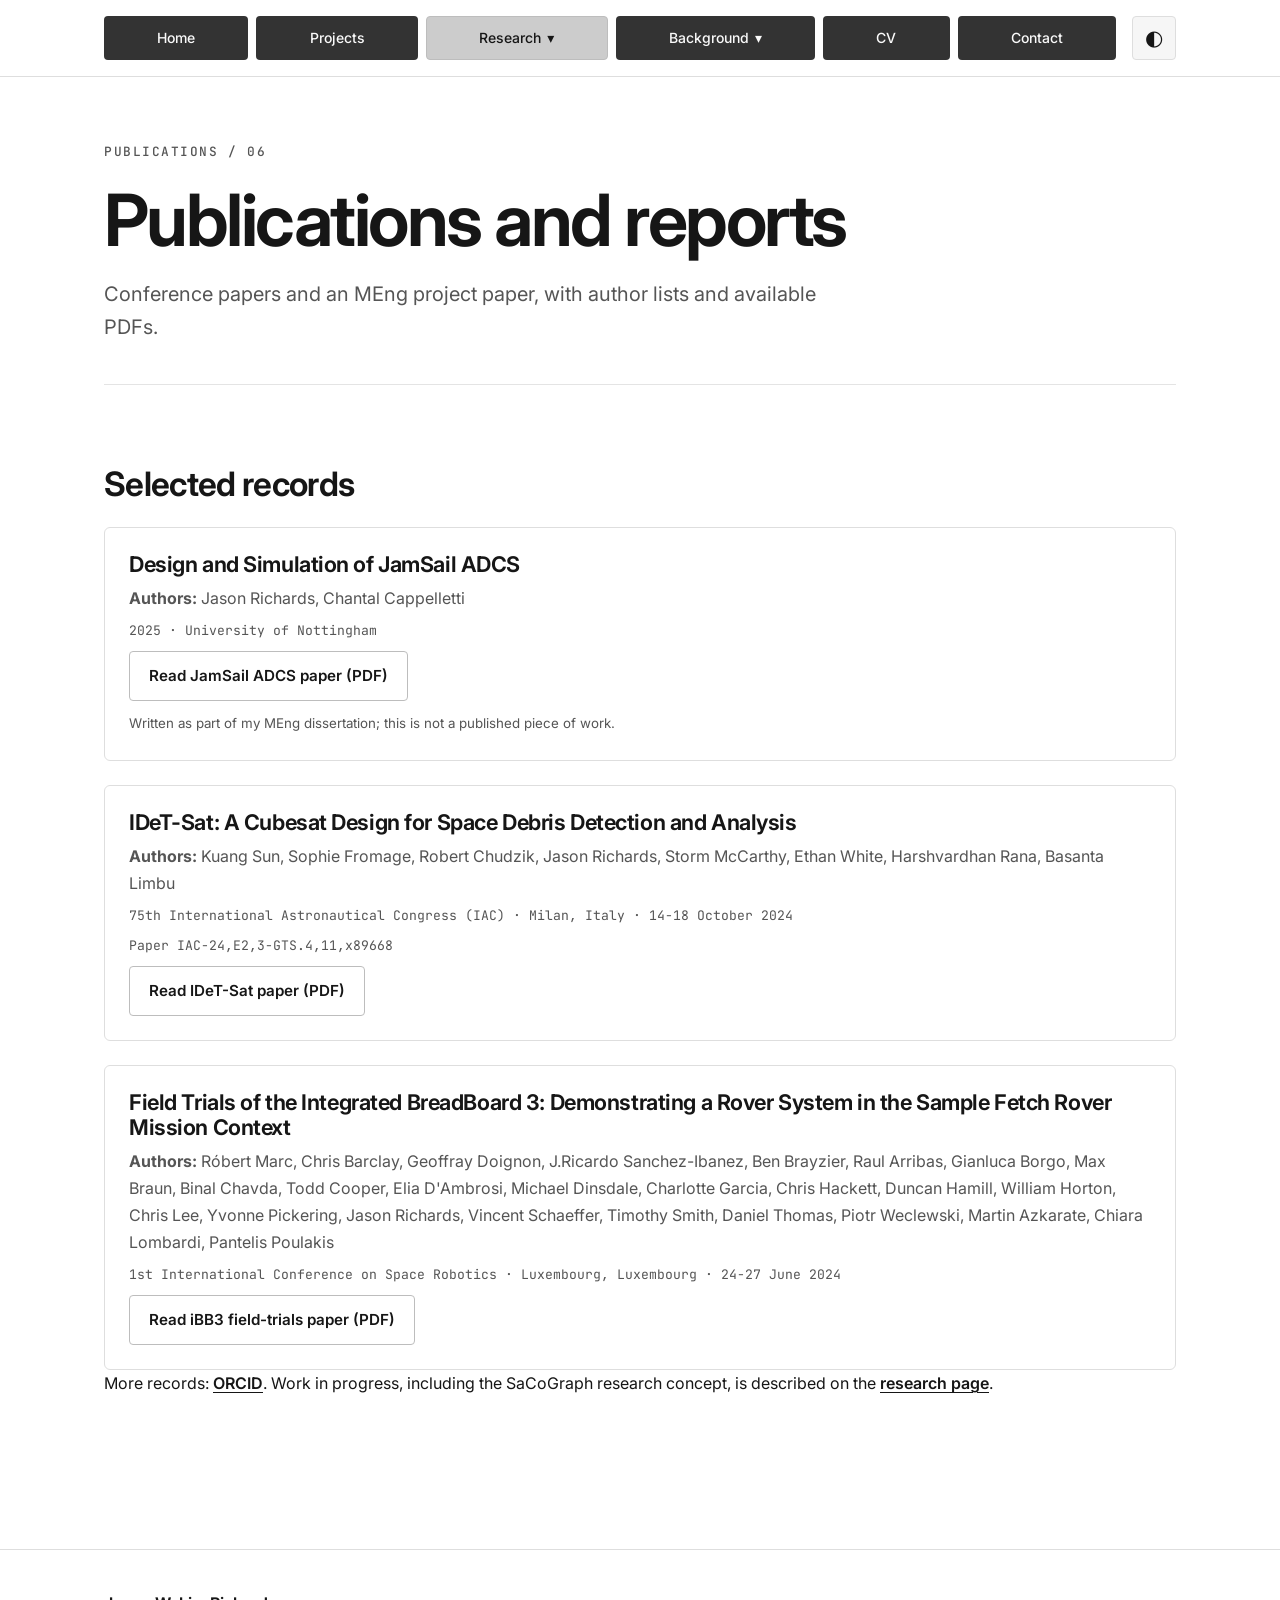
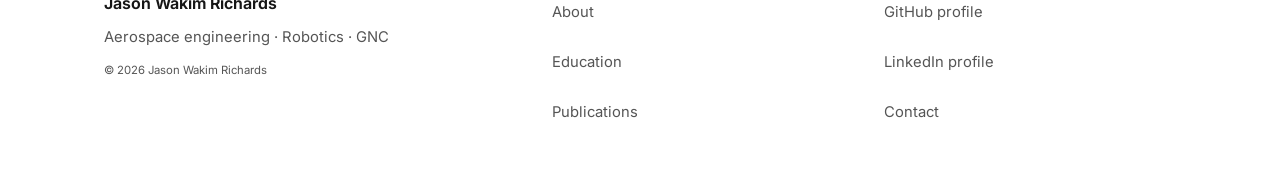
<file: publications.html>
<!DOCTYPE html>
<html lang="en">
<head>
  <meta charset="utf-8">
  <meta name="viewport" content="width=device-width, initial-scale=1.0">
  <title>Publications - Jason Richards</title>
  <meta name="description" content="Selected publications and reports by Jason Wakim Richards: JamSail ADCS, IDeT-Sat, and Sample Fetch Rover iBB3 field trials, with PDF links.">
  <link rel="icon" type="image/svg+xml" href="assets/images/favicon.svg">
  <link rel="preconnect" href="https://fonts.googleapis.com">
  <link rel="preconnect" href="https://fonts.gstatic.com" crossorigin>
  <link href="https://fonts.googleapis.com/css2?family=Inter:wght@400;500;600;700&family=JetBrains+Mono:wght@400;500&display=swap" rel="stylesheet">
  <link rel="stylesheet" href="css/style.css">
  <script src="js/theme.js"></script>
  <script src="js/navigation.js" defer></script>
</head>
<body>
  <a class="skip-link" href="#main-content">Skip to main content</a>
  <header class="site-header">
    <div class="container header-inner">
      <button id="nav-toggle" class="menu-toggle" type="button" hidden aria-expanded="false" aria-controls="page-nav">Menu</button>
      <nav aria-label="Main navigation">
        <ul id="page-nav" class="nav-links">
          <li><a href="index.html">Home</a></li>
          <li><a href="projects.html">Projects</a></li>
          <li><details class="nav-group is-current">
            <summary>Research</summary>
            <ul class="nav-submenu">
              <li><a href="research.html">Research overview</a></li>
              <li><a href="publications.html" aria-current="page">Publications</a></li>
            </ul>
          </details></li>
          <li><details class="nav-group">
            <summary>Background</summary>
            <ul class="nav-submenu">
              <li><a href="about.html">About</a></li>
              <li><a href="experience.html">Experience</a></li>
              <li><a href="education.html">Education</a></li>
            </ul>
          </details></li>
          <li><a href="cv.html">CV</a></li>
          <li><a href="contact.html">Contact</a></li>
        </ul>
      </nav>
      <button id="theme-toggle" class="theme-toggle" type="button" hidden aria-label="Switch to dark mode" aria-pressed="false"><span aria-hidden="true">◐</span></button>
    </div>
  </header>
  <main id="main-content" tabindex="-1">
    <div class="container">
      <header class="page-intro">
        <p class="eyebrow">Publications / 06</p>
        <h1>Publications and reports</h1>
        <p class="lead">Conference papers and an MEng project paper, with author lists and available PDFs.</p>
      </header>
      <section class="section" aria-labelledby="publications-records-heading">
        <div class="section-heading">
          <h2 id="publications-records-heading">Selected records</h2>
        </div>
        <article class="card">
          <h3>Design and Simulation of JamSail ADCS</h3>
          <p><strong>Authors:</strong> Jason Richards, Chantal Cappelletti</p>
          <p class="project-meta">2025 · University of Nottingham</p>
          <p><a class="button-secondary" href="assets/documents/papers/jason_richards_design_and_simulation_of_jamsail_adcs.pdf" aria-describedby="jamsail-note">Read JamSail ADCS paper (PDF)</a></p>
          <p id="jamsail-note" class="publication-note"><small>Written as part of my MEng dissertation; this is not a published piece of work.</small></p>
        </article>
        <article class="card">
          <h3>IDeT-Sat: A Cubesat Design for Space Debris Detection and Analysis</h3>
          <p><strong>Authors:</strong> Kuang Sun, Sophie Fromage, Robert Chudzik, Jason Richards, Storm McCarthy, Ethan White, Harshvardhan Rana, Basanta Limbu</p>
          <p class="project-meta">75th International Astronautical Congress (IAC) · Milan, Italy · 14-18 October 2024</p>
          <p class="project-meta">Paper IAC-24,E2,3-GTS.4,11,x89668</p>
          <!-- TODO: Add a verified publicly accessible publisher/DOI link if available; the IAF directory currently requires authentication. -->
          <p><a class="button-secondary" href="assets/documents/papers/IDeT-Sat-a-Cubesat-Design-for-Space-Debris-Detection-and-Analysis.pdf">Read IDeT-Sat paper (PDF)</a></p>
        </article>
        <article class="card">
          <h3>Field Trials of the Integrated BreadBoard 3: Demonstrating a Rover System in the Sample Fetch Rover Mission Context</h3>
          <p><strong>Authors:</strong> Róbert Marc, Chris Barclay, Geoffray Doignon, J.Ricardo Sanchez-Ibanez, Ben Brayzier, Raul Arribas, Gianluca Borgo, Max Braun, Binal Chavda, Todd Cooper, Elia D'Ambrosi, Michael Dinsdale, Charlotte Garcia, Chris Hackett, Duncan Hamill, William Horton, Chris Lee, Yvonne Pickering, Jason Richards, Vincent Schaeffer, Timothy Smith, Daniel Thomas, Piotr Weclewski, Martin Azkarate, Chiara Lombardi, Pantelis Poulakis</p>
          <p class="project-meta">1st International Conference on Space Robotics · Luxembourg, Luxembourg · 24-27 June 2024</p>
          <!-- TODO: Add a verified publisher/DOI link for the iBB3 field-trials paper if available. -->
          <p><a class="button-secondary" href="assets/documents/papers/isparo2024_ibb3_paper_v2_correction_ibb3.pdf">Read iBB3 field-trials paper (PDF)</a></p>
        </article>
        <p>More records: <a class="text-link" href="https://orcid.org/0009-0002-3492-1919">ORCID</a>. Work in progress, including the SaCoGraph research concept, is described on the <a class="text-link" href="research.html">research page</a>.</p>
      </section>
    </div>
  </main>
  <footer class="site-footer">
    <div class="container footer-grid">
      <div>
        <p class="footer-name">Jason Wakim Richards</p>
        <p>Aerospace engineering · Robotics · GNC</p>
        <p class="footer-small"><small>© <span data-year>2026</span> Jason Wakim Richards</small></p>
      </div>
      <nav aria-label="More pages">
        <ul class="footer-links">
          <li><a href="about.html">About</a></li>
          <li><a href="education.html">Education</a></li>
          <li><a href="publications.html">Publications</a></li>
        </ul>
      </nav>
      <nav aria-label="Profiles">
        <ul class="footer-links">
          <li><a href="https://github.com/richarJ2002">GitHub profile</a></li>
          <li><a href="https://www.linkedin.com/in/jason-richards-jwr2002/">LinkedIn profile</a></li>
          <li><a href="contact.html">Contact</a></li>
        </ul>
      </nav>
    </div>
  </footer>
</body>
</html>
</file>
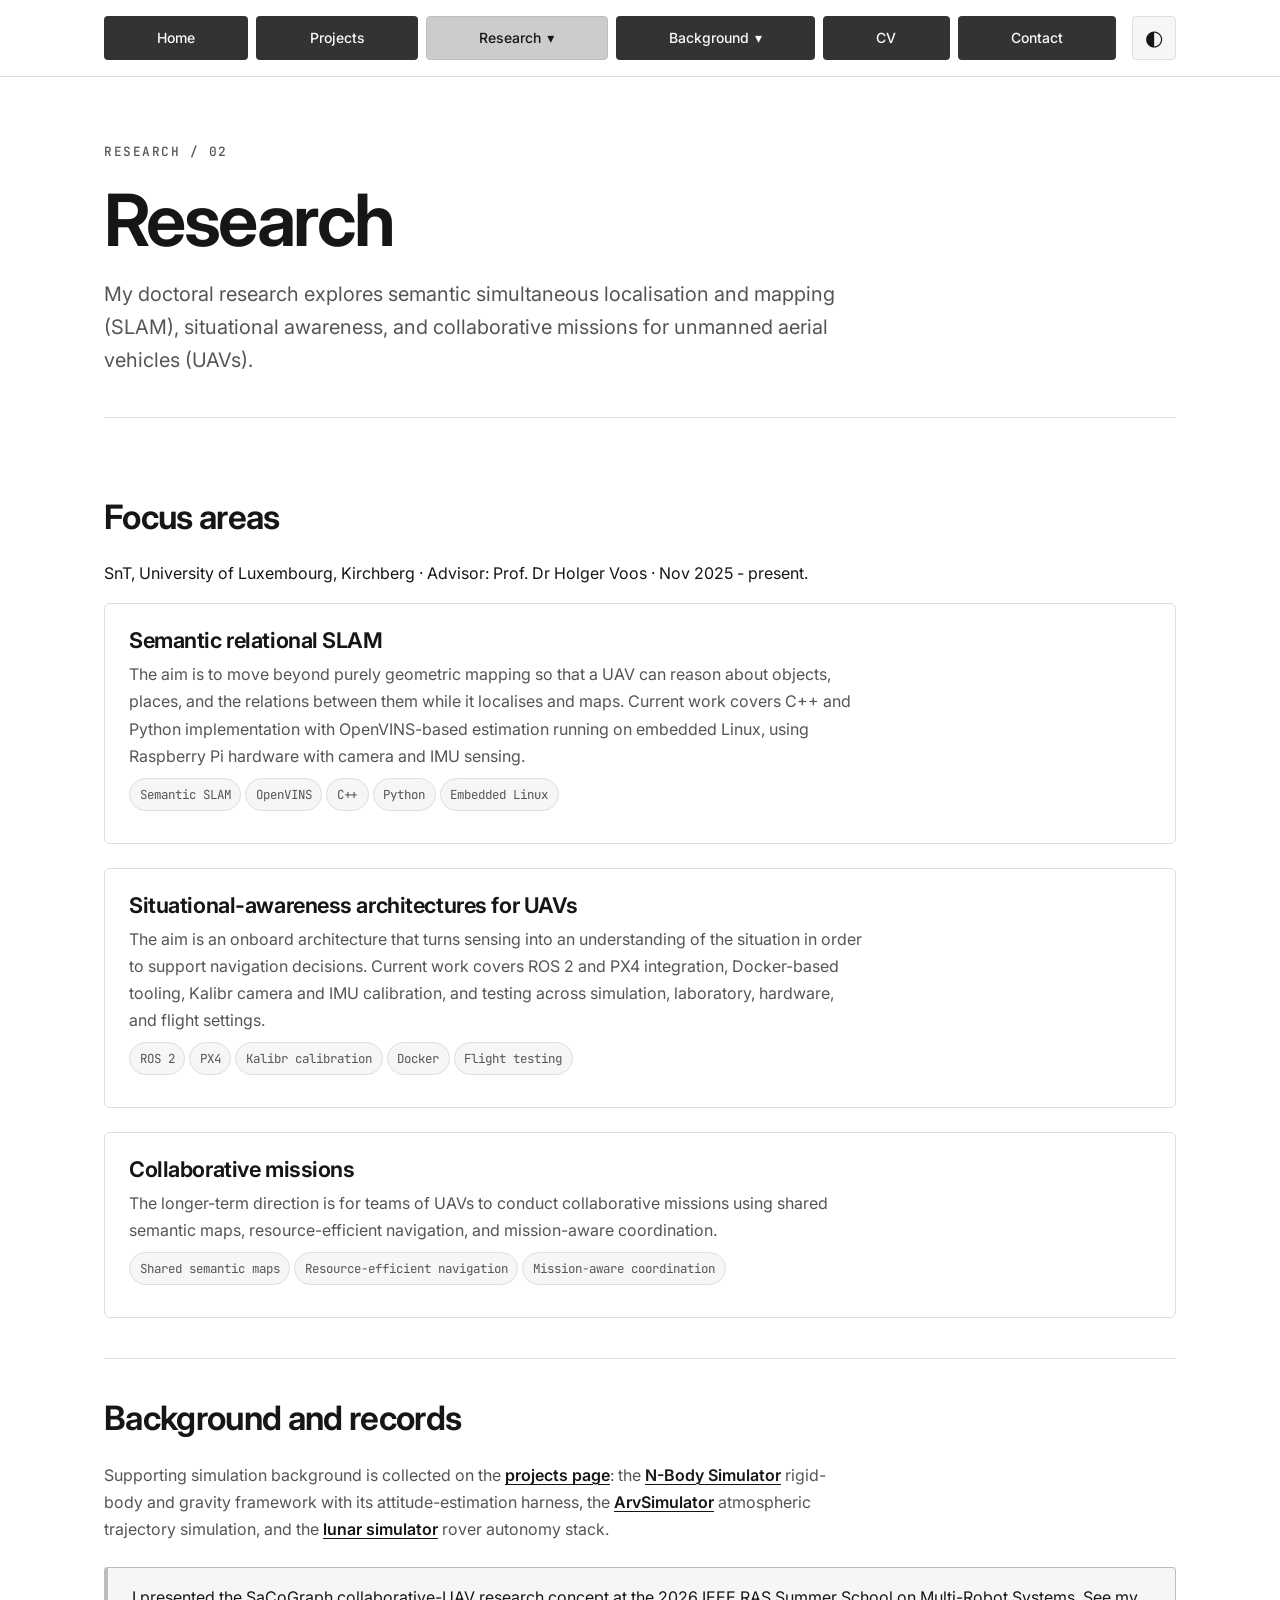
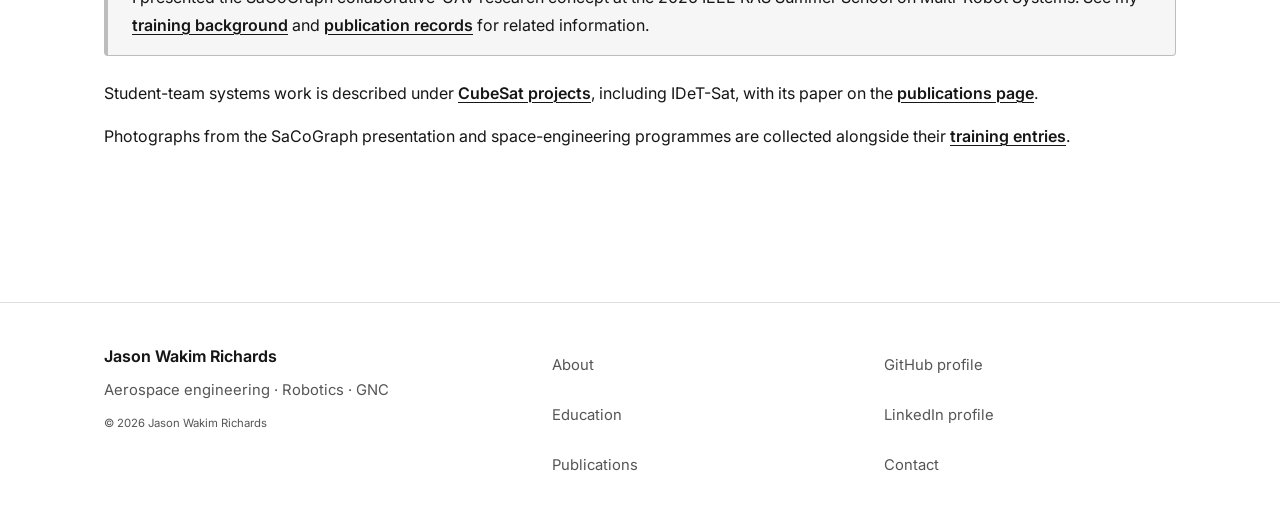
<file: research.html>
<!DOCTYPE html>
<html lang="en">
<head>
  <meta charset="utf-8">
  <meta name="viewport" content="width=device-width, initial-scale=1.0">
  <title>Research - Jason Richards</title>
  <meta name="description" content="Doctoral research of Jason Wakim Richards on semantic relational SLAM, situational-awareness architectures, and collaborative UAV missions.">
  <link rel="icon" type="image/svg+xml" href="assets/images/favicon.svg">
  <link rel="preconnect" href="https://fonts.googleapis.com">
  <link rel="preconnect" href="https://fonts.gstatic.com" crossorigin>
  <link href="https://fonts.googleapis.com/css2?family=Inter:wght@400;500;600;700&family=JetBrains+Mono:wght@400;500&display=swap" rel="stylesheet">
  <link rel="stylesheet" href="css/style.css">
  <script src="js/theme.js"></script>
  <script src="js/navigation.js" defer></script>
</head>
<body>
  <a class="skip-link" href="#main-content">Skip to main content</a>
  <header class="site-header">
    <div class="container header-inner">
      <button id="nav-toggle" class="menu-toggle" type="button" hidden aria-expanded="false" aria-controls="page-nav">Menu</button>
      <nav aria-label="Main navigation">
        <ul id="page-nav" class="nav-links">
          <li><a href="index.html">Home</a></li>
          <li><a href="projects.html">Projects</a></li>
          <li><details class="nav-group is-current">
            <summary>Research</summary>
            <ul class="nav-submenu">
              <li><a href="research.html" aria-current="page">Research overview</a></li>
              <li><a href="publications.html">Publications</a></li>
            </ul>
          </details></li>
          <li><details class="nav-group">
            <summary>Background</summary>
            <ul class="nav-submenu">
              <li><a href="about.html">About</a></li>
              <li><a href="experience.html">Experience</a></li>
              <li><a href="education.html">Education</a></li>
            </ul>
          </details></li>
          <li><a href="cv.html">CV</a></li>
          <li><a href="contact.html">Contact</a></li>
        </ul>
      </nav>
      <button id="theme-toggle" class="theme-toggle" type="button" hidden aria-label="Switch to dark mode" aria-pressed="false"><span aria-hidden="true">◐</span></button>
    </div>
  </header>
  <main id="main-content" tabindex="-1">
    <div class="container">
      <header class="page-intro">
        <p class="eyebrow">Research / 02</p>
        <h1>Research</h1>
        <p class="lead">My doctoral research explores semantic simultaneous localisation and mapping (SLAM), situational awareness, and collaborative missions for unmanned aerial vehicles (UAVs).</p>
      </header>
      <section id="current-research" class="section" aria-labelledby="research-focus-heading">
        <div class="section-heading">
          <h2 id="research-focus-heading">Focus areas</h2>
        </div>
        <p>SnT, University of Luxembourg, Kirchberg · Advisor: Prof. Dr Holger Voos · Nov 2025 - present.</p>
        <article class="card">
          <h3>Semantic relational SLAM</h3>
          <div class="prose">
            <p>The aim is to move beyond purely geometric mapping so that a UAV can reason about objects, places, and the relations between them while it localises and maps. Current work covers C++ and Python implementation with OpenVINS-based estimation running on embedded Linux, using Raspberry Pi hardware with camera and IMU sensing.</p>
          </div>
          <ul class="tag-list">
            <li>Semantic SLAM</li>
            <li>OpenVINS</li>
            <li>C++</li>
            <li>Python</li>
            <li>Embedded Linux</li>
          </ul>
        </article>
        <article class="card">
          <h3>Situational-awareness architectures for UAVs</h3>
          <div class="prose">
            <p>The aim is an onboard architecture that turns sensing into an understanding of the situation in order to support navigation decisions. Current work covers ROS 2 and PX4 integration, Docker-based tooling, Kalibr camera and IMU calibration, and testing across simulation, laboratory, hardware, and flight settings.</p>
          </div>
          <ul class="tag-list">
            <li>ROS 2</li>
            <li>PX4</li>
            <li>Kalibr calibration</li>
            <li>Docker</li>
            <li>Flight testing</li>
          </ul>
        </article>
        <article class="card">
          <h3>Collaborative missions</h3>
          <div class="prose">
            <p>The longer-term direction is for teams of UAVs to conduct collaborative missions using shared semantic maps, resource-efficient navigation, and mission-aware coordination.</p>
          </div>
          <ul class="tag-list">
            <li>Shared semantic maps</li>
            <li>Resource-efficient navigation</li>
            <li>Mission-aware coordination</li>
          </ul>
        </article>
      </section>
      <section class="section" aria-labelledby="research-background-heading">
        <div class="section-heading">
          <h2 id="research-background-heading">Background and records</h2>
        </div>
        <div class="prose">
          <p>Supporting simulation background is collected on the <a class="text-link" href="projects.html">projects page</a>: the <a class="text-link" href="projects.html#nbody-simulator">N-Body Simulator</a> rigid-body and gravity framework with its attitude-estimation harness, the <a class="text-link" href="projects.html#arv-simulator">ArvSimulator</a> atmospheric trajectory simulation, and the <a class="text-link" href="projects.html#lunar-simulator">lunar simulator</a> rover autonomy stack.</p>
        </div>
        <aside class="callout">
          <p>I presented the SaCoGraph collaborative-UAV research concept at the 2026 IEEE RAS Summer School on Multi-Robot Systems. See my <a class="text-link" href="education.html">training background</a> and <a class="text-link" href="publications.html">publication records</a> for related information.</p>
        </aside>
        <p>Student-team systems work is described under <a class="text-link" href="projects.html#team-projects">CubeSat projects</a>, including IDeT-Sat, with its paper on the <a class="text-link" href="publications.html">publications page</a>.</p>
        <p>Photographs from the SaCoGraph presentation and space-engineering programmes are collected alongside their <a class="text-link" href="education.html#education-training-heading">training entries</a>.</p>
      </section>
    </div>
  </main>
  <footer class="site-footer">
    <div class="container footer-grid">
      <div>
        <p class="footer-name">Jason Wakim Richards</p>
        <p>Aerospace engineering · Robotics · GNC</p>
        <p class="footer-small"><small>© <span data-year>2026</span> Jason Wakim Richards</small></p>
      </div>
      <nav aria-label="More pages">
        <ul class="footer-links">
          <li><a href="about.html">About</a></li>
          <li><a href="education.html">Education</a></li>
          <li><a href="publications.html">Publications</a></li>
        </ul>
      </nav>
      <nav aria-label="Profiles">
        <ul class="footer-links">
          <li><a href="https://github.com/richarJ2002">GitHub profile</a></li>
          <li><a href="https://www.linkedin.com/in/jason-richards-jwr2002/">LinkedIn profile</a></li>
          <li><a href="contact.html">Contact</a></li>
        </ul>
      </nav>
    </div>
  </footer>
</body>
</html>
</file>
<file: css/style.css>
/*
 * Personal website - spacious editorial/technical monochrome theme.
 * Single shared stylesheet. No frameworks. Monochrome only (black/white/greys).
 * No gradients, glows, or coloured accents.
 */

/* ==========================================================================
   1. Design tokens
   ========================================================================== */

:root {
  --bg: #ffffff;
  --bg-elevated: #f6f6f6;
  --bg-inset: #efefef;
  --fg: #161616;
  --fg-muted: #555555;
  --fg-faint: #6e6e6e;
  --border: #dedede;
  --border-strong: #bdbdbd;
  --rule: #e4e4e4;
  --code-bg: #f1f1f1;
  --focus: #000000;
  --card-bg: #ffffff;
  --mark-bg: #161616;
  --mark-fg: #ffffff;

  /* Boxed navigation (AGENTS.md): inactive dark grey, active lighter grey. */
  --nav-box-bg: #333333;
  --nav-box-fg: #fafafa;
  --nav-box-active-bg: #cccccc;
  --nav-box-active-fg: #161616;
  --nav-box-hover-bg: #161616;
  --nav-box-hover-fg: #ffffff;

  --font-sans: "Inter", system-ui, -apple-system, BlinkMacSystemFont, "Segoe UI", sans-serif;
  --font-mono: "JetBrains Mono", ui-monospace, SFMono-Regular, "SF Mono", Menlo, Consolas, monospace;

  --max-width: 70rem; /* ~1120px spacious editorial container */

  --space-xs: 0.25rem;
  --space-sm: 0.5rem;
  --space-md: 1rem;
  --space-lg: 1.5rem;
  --space-xl: 2.5rem;
  --space-2xl: 4rem;
  --space-3xl: 6rem;

  --radius: 6px;
  --rule-width: 1px;
}

/* Explicit dark choice. */
[data-theme="dark"] {
  --bg: #0b0b0b;
  --bg-elevated: #141414;
  --bg-inset: #1c1c1c;
  --fg: #f4f4f4;
  --fg-muted: #b8b8b8;
  --fg-faint: #a3a3a3;
  --border: #2b2b2b;
  --border-strong: #4a4a4a;
  --rule: #232323;
  --code-bg: #1a1a1a;
  --focus: #ffffff;
  --card-bg: #111111;
  --mark-bg: #f4f4f4;
  --mark-fg: #0b0b0b;

  --nav-box-bg: #cccccc;
  --nav-box-fg: #0b0b0b;
  --nav-box-active-bg: #333333;
  --nav-box-active-fg: #f4f4f4;
  --nav-box-hover-bg: #f4f4f4;
  --nav-box-hover-fg: #0b0b0b;
}

/* System fallback when no explicit data-theme is set (first visit, no JS). */
@media (prefers-color-scheme: dark) {
  :root:not([data-theme]) {
    --bg: #0b0b0b;
    --bg-elevated: #141414;
    --bg-inset: #1c1c1c;
    --fg: #f4f4f4;
    --fg-muted: #b8b8b8;
    --fg-faint: #a3a3a3;
    --border: #2b2b2b;
    --border-strong: #4a4a4a;
    --rule: #232323;
    --code-bg: #1a1a1a;
    --focus: #ffffff;
    --card-bg: #111111;
    --mark-bg: #f4f4f4;
    --mark-fg: #0b0b0b;
    --nav-box-bg: #cccccc;
    --nav-box-fg: #0b0b0b;
    --nav-box-active-bg: #333333;
    --nav-box-active-fg: #f4f4f4;
    --nav-box-hover-bg: #f4f4f4;
    --nav-box-hover-fg: #0b0b0b;
  }
}

/* ==========================================================================
   2. Reset and base
   ========================================================================== */

*, *::before, *::after {
  box-sizing: border-box;
}

[hidden] {
  display: none !important;
}

html {
  font-size: 16px;
  scroll-behavior: smooth;
  -webkit-text-size-adjust: 100%;
}

body {
  margin: 0;
  padding: 0;
  background-color: var(--bg);
  color: var(--fg);
  font-family: var(--font-sans);
  font-size: 1rem;
  line-height: 1.7;
  -webkit-font-smoothing: antialiased;
  -moz-osx-font-smoothing: grayscale;
}

h1, h2, h3, h4 {
  margin: 0 0 var(--space-md);
  font-weight: 650;
  line-height: 1.15;
  letter-spacing: -0.02em;
  color: var(--fg);
  overflow-wrap: break-word;
}

h1 {
  font-size: clamp(2.6rem, 6vw, 4.5rem);
  letter-spacing: -0.035em;
}

h2 {
  font-size: clamp(1.5rem, 3vw, 2.1rem);
}

h3 {
  font-size: clamp(1.15rem, 2vw, 1.35rem);
}

p {
  margin: 0 0 var(--space-md);
  overflow-wrap: break-word;
}

a {
  color: var(--fg);
  text-decoration: underline;
  text-underline-offset: 3px;
  text-decoration-thickness: 1px;
}

a:hover {
  color: var(--fg-muted);
}

img, svg {
  max-width: 100%;
  height: auto;
}

img {
  display: block;
}

code, kbd, samp, pre {
  font-family: var(--font-mono);
  font-size: 0.9em;
}

code {
  background-color: var(--code-bg);
  padding: 0.12em 0.4em;
  border-radius: 4px;
  overflow-wrap: break-word;
}

pre {
  background-color: var(--code-bg);
  border: 1px solid var(--border);
  border-radius: var(--radius);
  padding: var(--space-md);
  overflow-x: auto;
  margin: var(--space-md) 0;
}

pre code {
  background: none;
  padding: 0;
}

ul, ol {
  margin: 0 0 var(--space-md);
  padding-left: var(--space-xl);
}

li {
  margin-bottom: var(--space-xs);
  overflow-wrap: break-word;
}

dl {
  margin: 0 0 var(--space-md);
}

dt {
  font-weight: 600;
}

dd {
  margin: var(--space-xs) 0 var(--space-md) 0;
  color: var(--fg-muted);
}

hr {
  border: none;
  border-top: var(--rule-width) solid var(--rule);
  margin: var(--space-xl) 0;
}

figure {
  margin: 0;
}

/* Visible focus for keyboard users in both themes. */
a:focus-visible,
button:focus-visible,
[href]:focus-visible,
summary:focus-visible {
  outline: 3px solid var(--focus);
  outline-offset: 3px;
  border-radius: 2px;
}

/* ==========================================================================
   3. Accessibility helpers
   ========================================================================== */

.skip-link {
  position: absolute;
  left: var(--space-md);
  top: -100px;
  z-index: 200;
  background: var(--fg);
  color: var(--bg);
  font-family: var(--font-mono);
  font-size: 0.875rem;
  padding: 0.75rem 1rem;
  border-radius: 4px;
  text-decoration: none;
  min-height: 44px;
  display: inline-flex;
  align-items: center;
}

.skip-link:focus {
  top: var(--space-md);
  color: var(--bg);
}

.visually-hidden {
  position: absolute !important;
  width: 1px !important;
  height: 1px !important;
  padding: 0 !important;
  margin: -1px !important;
  overflow: hidden !important;
  clip: rect(0, 0, 0, 0) !important;
  white-space: nowrap !important;
  border: 0 !important;
}

/* Shown only when printing (for example a print-only CV heading). */
.print-only {
  display: none;
}

/* ==========================================================================
   4. Layout: container, header, footer
   ========================================================================== */

.container {
  max-width: var(--max-width);
  margin: 0 auto;
  padding-left: var(--space-lg);
  padding-right: var(--space-lg);
  min-width: 0;
}

.site-header {
  border-bottom: var(--rule-width) solid var(--border);
  background-color: var(--bg);
}

.header-inner {
  display: flex;
  align-items: center;
  gap: var(--space-md);
  padding-top: var(--space-md);
  padding-bottom: var(--space-md);
  flex-wrap: nowrap;
}

.site-header nav {
  flex: 1 1 auto;
  min-width: 0;
  order: 2;
}

.site-header .theme-toggle {
  order: 3;
}

/* Native grouped navigation remains usable without JavaScript. */
.nav-links {
  display: flex;
  flex-wrap: wrap;
  gap: var(--space-sm);
  list-style: none;
  margin: 0;
  padding: 0;
}

.nav-links li {
  margin: 0;
  flex: 1 1 auto;
  min-width: 4.5rem;
}

.nav-links a, .nav-group > summary {
  display: inline-flex;
  align-items: center;
  justify-content: center;
  width: 100%;
  max-width: 100%;
  min-height: 44px;
  padding: 0.55rem 0.8rem;
  text-decoration: none;
  font-size: 0.875rem;
  font-weight: 500;
  color: var(--nav-box-fg);
  background-color: var(--nav-box-bg);
  border: 1px solid transparent;
  border-radius: 4px;
  text-align: center;
  overflow-wrap: break-word;
}

.nav-links a:hover, .nav-group > summary:hover {
  color: var(--nav-box-hover-fg);
  background-color: var(--nav-box-hover-bg);
  border-color: var(--border-strong);
  text-decoration: none;
}

.nav-links a[aria-current="page"], .nav-group.is-current > summary {
  color: var(--nav-box-active-fg);
  background-color: var(--nav-box-active-bg);
  border-color: var(--border-strong);
}

.nav-links a[aria-current="page"]:hover, .nav-group.is-current > summary:hover {
  color: var(--nav-box-hover-fg);
  background-color: var(--nav-box-hover-bg);
}

.nav-group { position: relative; }

.nav-group > summary {
  cursor: pointer;
  list-style: none;
  gap: 0.4rem;
}

.nav-group > summary::-webkit-details-marker { display: none; }
.nav-group > summary::after { content: '▾'; }
.nav-group[open] > summary::after { content: '▴'; }

.nav-submenu {
  position: absolute;
  z-index: 2;
  top: calc(100% + 0.35rem);
  right: 0;
  width: 14rem;
  max-width: calc(100vw - 2rem);
  list-style: none;
  margin: 0;
  padding: var(--space-sm);
  display: grid;
  gap: var(--space-sm);
  border: 1px solid var(--border-strong);
  border-radius: var(--radius);
  background: var(--bg-elevated);
}

.nav-submenu li { min-width: 0; }
.nav-submenu a { justify-content: flex-start; text-align: left; }

.menu-toggle {
  margin-right: auto;
  min-height: 44px;
  padding: 0.5rem 0.75rem;
  border: 1px solid var(--border);
  border-radius: 4px;
  background: var(--bg-elevated);
  color: var(--fg);
  font: inherit;
  cursor: pointer;
}

@media (min-width: 56.001rem) {
  .site-header { position: sticky; top: 0; z-index: 10; }
  html { scroll-padding-top: 8rem; }
}

@media (max-width: 56rem) {
  .site-header .menu-toggle { order: 2; }
  .site-header .theme-toggle { order: 3; }
  .site-header nav { order: 4; }
  .nav-links > li { flex: 1 1 calc(50% - var(--space-sm)); }
  .nav-submenu {
    position: static;
    width: auto;
    margin-top: var(--space-sm);
    padding: var(--space-sm);
  }
}

.theme-toggle {
  display: inline-flex;
  align-items: center;
  justify-content: center;
  width: 44px;
  height: 44px;
  flex-shrink: 0;
  border: 1px solid var(--border);
  border-radius: 4px;
  background: var(--bg-elevated);
  color: var(--fg);
  font-size: 1.3rem;
  line-height: 1;
  cursor: pointer;
}

.theme-toggle:hover {
  border-color: var(--border-strong);
}

.site-footer {
  border-top: var(--rule-width) solid var(--border);
  margin-top: var(--space-3xl);
  padding-top: var(--space-xl);
  padding-bottom: var(--space-xl);
  color: var(--fg-muted);
  font-size: 0.925rem;
}

.footer-grid {
  display: grid;
  grid-template-columns: minmax(0, 1.4fr) minmax(0, 1fr) minmax(0, 1fr);
  gap: var(--space-xl);
  align-items: start;
}

.footer-name {
  font-weight: 650;
  color: var(--fg);
  margin: 0 0 var(--space-xs);
  font-size: 1rem;
}

.site-footer p {
  margin: 0 0 var(--space-sm);
}

.footer-note {
  font-family: var(--font-mono);
  font-size: 0.8rem;
}

.footer-small {
  font-size: 0.85rem;
}

.footer-links {
  list-style: none;
  margin: 0;
  padding: 0;
  display: grid;
  gap: 0.15rem;
}

.footer-links a {
  display: inline-flex;
  align-items: center;
  min-height: 44px;
  color: var(--fg-muted);
  text-decoration: none;
  font-size: 0.925rem;
}

.footer-links a:hover {
  color: var(--fg);
  text-decoration: underline;
  text-underline-offset: 3px;
}

/* ==========================================================================
   5. Shared content primitives (used by every page)
   ========================================================================== */

.page-intro {
  padding-top: var(--space-2xl);
  padding-bottom: var(--space-xl);
  border-bottom: var(--rule-width) solid var(--rule);
  margin-bottom: var(--space-xl);
}

.page-intro h1 {
  margin-bottom: var(--space-md);
}

.eyebrow {
  font-family: var(--font-mono);
  font-size: 0.8rem;
  font-weight: 500;
  letter-spacing: 0.12em;
  text-transform: uppercase;
  color: var(--fg-muted);
  margin: 0 0 var(--space-md);
}

.lead {
  font-size: clamp(1.05rem, 1.6vw, 1.25rem);
  line-height: 1.65;
  color: var(--fg-muted);
  max-width: 46rem;
  margin: 0;
}

.section {
  padding-top: var(--space-xl);
  padding-bottom: var(--space-xl);
  border-bottom: var(--rule-width) solid var(--rule);
}

.section:last-child {
  border-bottom: none;
}

.section-heading {
  display: grid;
  gap: var(--space-sm);
  margin-bottom: var(--space-lg);
  max-width: 52rem;
}

.section-heading h2 {
  margin: 0;
}

.section-heading p {
  margin: 0;
  color: var(--fg-muted);
}

.grid-two {
  display: grid;
  grid-template-columns: repeat(2, minmax(0, 1fr));
  gap: var(--space-lg);
  align-items: stretch;
}

.card {
  background: var(--card-bg);
  border: 1px solid var(--border);
  border-radius: var(--radius);
  padding: var(--space-lg);
  min-width: 0;
  display: flex;
  flex-direction: column;
  gap: var(--space-sm);
}

.card h2, .card h3 {
  margin: 0;
}

.card p {
  margin: 0;
  color: var(--fg-muted);
}

.card > :last-child {
  margin-top: auto;
}

.section > .card + .card {
  margin-top: var(--space-lg);
}

.tag-list {
  list-style: none;
  margin: var(--space-sm) 0;
  padding: 0;
  display: flex;
  flex-wrap: wrap;
  gap: var(--space-xs);
}

.tag-list li {
  margin: 0;
  max-width: 100%;
  font-family: var(--font-mono);
  font-size: 0.78rem;
  padding: 0.3rem 0.6rem;
  border: 1px solid var(--border);
  border-radius: 999px;
  background: var(--bg-elevated);
  color: var(--fg-muted);
  overflow-wrap: break-word;
}

.button {
  display: inline-flex;
  align-items: center;
  justify-content: center;
  min-height: 44px;
  max-width: 100%;
  padding: 0.7rem 1.2rem;
  border: 1px solid var(--fg);
  border-radius: 4px;
  background: var(--fg);
  color: var(--bg);
  font-weight: 600;
  font-size: 0.95rem;
  text-decoration: none;
  text-align: center;
  cursor: pointer;
  overflow-wrap: break-word;
}

.button:hover {
  color: var(--bg);
  background: var(--fg-muted);
  border-color: var(--fg-muted);
  text-decoration: none;
}

.button-secondary {
  display: inline-flex;
  align-items: center;
  justify-content: center;
  min-height: 44px;
  max-width: 100%;
  padding: 0.7rem 1.2rem;
  border: 1px solid var(--border-strong);
  border-radius: 4px;
  background: transparent;
  color: var(--fg);
  font-weight: 600;
  font-size: 0.95rem;
  text-decoration: none;
  text-align: center;
  cursor: pointer;
  overflow-wrap: break-word;
}

.button-secondary:hover {
  border-color: var(--fg);
  background: var(--bg-elevated);
  color: var(--fg);
  text-decoration: none;
}

.text-link {
  font-weight: 600;
}

.prose {
  max-width: 46rem;
}

.prose p {
  color: var(--fg-muted);
}

.prose p strong, .prose li strong {
  color: var(--fg);
}

.detail-list {
  margin: var(--space-md) 0;
  border-top: var(--rule-width) solid var(--rule);
}

.detail-list dt {
  font-family: var(--font-mono);
  font-size: 0.78rem;
  text-transform: uppercase;
  letter-spacing: 0.08em;
  color: var(--fg-muted);
  margin-top: var(--space-md);
}

.detail-list dd {
  margin: var(--space-xs) 0 0 0;
  color: var(--fg);
}

.callout {
  border: 1px solid var(--border-strong);
  border-left-width: 4px;
  border-radius: 4px;
  background: var(--bg-elevated);
  padding: var(--space-md) var(--space-lg);
  margin: var(--space-lg) 0;
  color: var(--fg);
}

.callout p {
  margin: 0 0 var(--space-sm);
}

.callout p:last-child {
  margin-bottom: 0;
}

.callout strong {
  color: var(--fg);
}

/* Architecture flow blocks: horizontal on wide screens, stacked on narrow. */
.flow {
  display: grid;
  grid-template-columns: repeat(auto-fit, minmax(min(100%, 10rem), 1fr));
  gap: var(--space-sm);
  margin: var(--space-md) 0;
  padding: 0;
  list-style: none;
}

.flow-step {
  border: 1px solid var(--border);
  border-radius: 4px;
  background: var(--bg-elevated);
  padding: var(--space-md);
  font-size: 0.9rem;
  min-width: 0;
}

.flow-step strong {
  display: block;
  font-family: var(--font-mono);
  font-size: 0.78rem;
  text-transform: uppercase;
  letter-spacing: 0.07em;
  color: var(--fg-muted);
  margin-bottom: var(--space-xs);
  font-weight: 500;
}

/* Timeline for experience snapshots. */
.timeline {
  list-style: none;
  margin: 0;
  padding: 0;
  display: grid;
  gap: 0;
  border-top: var(--rule-width) solid var(--rule);
}

.timeline-entry {
  display: grid;
  grid-template-columns: minmax(0, 11rem) minmax(0, 1fr);
  gap: var(--space-lg);
  padding-top: var(--space-lg);
  padding-bottom: var(--space-lg);
  border-bottom: var(--rule-width) solid var(--rule);
}

.timeline-date {
  font-family: var(--font-mono);
  font-size: 0.82rem;
  color: var(--fg-muted);
  white-space: nowrap;
}

.timeline-body h3 {
  margin: 0 0 var(--space-xs);
  font-size: 1.05rem;
}

.timeline-body p {
  margin: 0 0 var(--space-sm);
  color: var(--fg-muted);
  font-size: 0.96rem;
}

/* CV page sections (secondary pages rely on this contract). */
.cv-section {
  margin-bottom: var(--space-xl);
}

.cv-section h2 {
  font-size: 0.95rem;
  text-transform: uppercase;
  letter-spacing: 0.1em;
  color: var(--fg-muted);
  border-bottom: var(--rule-width) solid var(--border);
  padding-bottom: var(--space-sm);
  margin-bottom: var(--space-md);
  font-family: var(--font-mono);
  font-weight: 500;
}

.print-button {
  display: inline-flex;
  align-items: center;
  justify-content: center;
  min-height: 44px;
  padding: 0.7rem 1.2rem;
  border: 1px solid var(--border-strong);
  border-radius: 4px;
  background: transparent;
  color: var(--fg);
  font: inherit;
  font-weight: 600;
  cursor: pointer;
}

/* ==========================================================================
   6. Home page composition
   ========================================================================== */

.hero {
  padding-top: var(--space-2xl);
  padding-bottom: var(--space-2xl);
  border-bottom: var(--rule-width) solid var(--rule);
}

.hero-grid {
  display: grid;
  grid-template-columns: minmax(0, 1.15fr) minmax(0, 0.85fr);
  gap: var(--space-2xl);
  align-items: center;
}

.hero-copy h1 {
  margin-top: 0;
}

/* Modest current-role line below the intro lead. */
.hero-role {
  font-size: 1rem;
  line-height: 1.65;
  color: var(--fg-muted);
  max-width: 46rem;
  margin: var(--space-md) 0 0;
  padding-top: var(--space-md);
  border-top: var(--rule-width) solid var(--rule);
}

.hero-meta {
  font-family: var(--font-mono);
  font-size: 0.82rem;
  color: var(--fg-muted);
  margin: var(--space-lg) 0 0;
  display: flex;
  flex-wrap: wrap;
  gap: var(--space-sm) var(--space-lg);
}

.hero-actions {
  display: flex;
  flex-wrap: wrap;
  gap: var(--space-sm);
  margin-top: var(--space-lg);
}

.art-frame {
  border: 1px solid var(--border);
  border-radius: var(--radius);
  background: var(--bg-elevated);
  padding: var(--space-md);
  min-width: 0;
}

.art-frame svg {
  display: block;
  width: 100%;
  height: auto;
  color: var(--fg);
}

.art-frame figcaption {
  margin-top: var(--space-sm);
  font-family: var(--font-mono);
  font-size: 0.76rem;
  color: var(--fg-muted);
  text-align: left;
}

.evidence-figure {
  margin: var(--space-md) 0;
  max-width: 40rem;
  min-width: 0;
}

.evidence-figure img {
  display: block;
  width: 100%;
  height: auto;
  border: 1px solid var(--border);
  border-radius: var(--radius);
}

.evidence-figure figcaption {
  margin-top: var(--space-sm);
  font-size: 0.85rem;
  color: var(--fg-muted);
}

.portrait-figure { max-width: 28rem; width: 100%; justify-self: center; }

.supporting-grid {
  display: grid;
  grid-template-columns: minmax(0, 1fr) minmax(0, 1fr);
  gap: var(--space-xl);
  align-items: center;
}

.evidence-grid {
  display: grid;
  grid-template-columns: repeat(auto-fit, minmax(min(100%, 14rem), 1fr));
  gap: var(--space-md);
}

/* ponytail: uncropped previews and original links, not a carousel or PDF renderer. */
.evidence-figure:not(.portrait-figure) img {
  height: 14rem;
  object-fit: contain;
  background: var(--bg-elevated);
}

.evidence-figure a { display: block; border-radius: var(--radius); }
.publication-note { color: var(--fg-muted); }

#evidence-viewer {
  width: min(54rem, calc(100vw - 2rem));
  max-height: calc(100dvh - 2rem);
  overflow: auto;
  border: 1px solid var(--border-strong);
  border-radius: var(--radius);
  padding: var(--space-md);
  background: var(--bg);
  color: var(--fg);
}

#evidence-viewer:not([open]) { display: none; }
#evidence-viewer::backdrop { background: rgb(0 0 0 / 65%); }
.viewer-controls { display: flex; justify-content: space-between; align-items: center; gap: var(--space-md); }
.viewer-controls h2 { margin: 0; font-size: 1.25rem; }
.viewer-controls button { flex-shrink: 0; }
.viewer-media { min-height: 4rem; margin: var(--space-md) 0; }
.viewer-media img { display: block; width: auto; height: auto; max-width: 100%; max-height: 65dvh; margin: auto; }

@media (max-width: 56rem) {
  .supporting-grid { grid-template-columns: minmax(0, 1fr); }
  .hero .portrait-figure { grid-row: 1; }
}

@media print {
  #evidence-viewer { display: none !important; }
}

.featured-card {
  border-width: 1px;
  padding: var(--space-xl);
  gap: var(--space-md);
}

.featured-label {
  font-family: var(--font-mono);
  font-size: 0.78rem;
  letter-spacing: 0.1em;
  text-transform: uppercase;
  color: var(--fg-muted);
}

.card-actions {
  display: flex;
  flex-wrap: wrap;
  gap: var(--space-sm);
  margin-top: var(--space-md);
}

.skills-strip {
  display: grid;
  gap: var(--space-sm);
}

/* ==========================================================================
   7. Projects page composition
   ========================================================================== */

.project-case {
  padding: var(--space-xl);
  gap: var(--space-md);
  margin-bottom: var(--space-lg);
}

.project-case h2 {
  margin: 0;
}

.project-meta {
  font-family: var(--font-mono);
  font-size: 0.82rem;
  color: var(--fg-muted);
  margin: 0;
}

.project-figure {
  margin: var(--space-md) 0 0;
}

.limitations {
  border-left-color: var(--fg);
}

/* ==========================================================================
   8. Responsive: collapse grids, keep 320px free of overflow
   ========================================================================== */

@media (max-width: 56rem) {
  .header-inner {
    flex-wrap: wrap;
  }

  .site-header .theme-toggle {
    order: 3;
  }

  .site-header nav {
    order: 4;
    flex: 1 1 100%;
  }

  .hero-grid {
    grid-template-columns: minmax(0, 1fr);
    gap: var(--space-xl);
  }

  .grid-two {
    grid-template-columns: minmax(0, 1fr);
  }

  .footer-grid {
    grid-template-columns: minmax(0, 1fr);
    gap: var(--space-lg);
  }

  .timeline-entry {
    grid-template-columns: minmax(0, 1fr);
    gap: var(--space-sm);
  }
}

@media (max-width: 26rem) {
  .container {
    padding-left: var(--space-md);
    padding-right: var(--space-md);
  }

  .header-inner {
    align-items: stretch;
  }

  .nav-links li {
    min-width: 0;
    flex: 1 1 calc(50% - var(--space-sm));
  }

  .hero {
    padding-top: var(--space-xl);
    padding-bottom: var(--space-xl);
  }
}

/* ==========================================================================
   9. Motion preferences
   ========================================================================== */

@media (prefers-reduced-motion: reduce) {
  html {
    scroll-behavior: auto;
  }

  *, *::before, *::after {
    animation-duration: 0.01ms !important;
    animation-iteration-count: 1 !important;
    transition-duration: 0.01ms !important;
  }
}

/* ==========================================================================
   10. Print: readable CV and project pages
   ========================================================================== */

@media print {
  :root, :root[data-theme], :root:not([data-theme]) {
    --bg: #ffffff;
    --bg-elevated: #ffffff;
    --bg-inset: #ffffff;
    --fg: #000000;
    --fg-muted: #222222;
    --fg-faint: #333333;
    --border: #666666;
    --border-strong: #000000;
    --rule: #999999;
    --code-bg: #ffffff;
    --focus: #000000;
    --card-bg: #ffffff;
    --mark-bg: #000000;
    --mark-fg: #ffffff;
    --nav-box-bg: #ffffff;
    --nav-box-fg: #000000;
    --nav-box-active-bg: #ffffff;
    --nav-box-active-fg: #000000;
    --nav-box-hover-bg: #ffffff;
    --nav-box-hover-fg: #000000;
  }

  .site-header,
  .site-footer,
  .print-button,
  .screen-only,
  .hero-actions,
  .theme-toggle {
    display: none !important;
  }

  .print-only {
    display: block;
  }

  /* The public CV prints as a document, not as a large website landing page. */
  .cv-page .page-intro {
    display: none;
  }

  .cv-page .print-only {
    margin-bottom: 1rem;
  }

  .cv-page .print-only h2 {
    font-size: 22pt;
    margin-bottom: 0.35rem;
  }

  .cv-page .cv-section {
    margin-bottom: 0.8rem;
    padding-top: 0;
    padding-bottom: 0.6rem;
  }

  .cv-page .section-heading {
    margin-bottom: 0.5rem;
  }

  .cv-page .detail-list {
    border: none;
    margin: 0.4rem 0;
    padding-left: 1.2rem;
  }

  .cv-page a[href^="http"]::after {
    content: none;
  }

  body {
    background: #fff;
    color: #000;
    font-size: 11pt;
    line-height: 1.5;
  }

  .container {
    max-width: none;
    padding-left: 0;
    padding-right: 0;
  }

  .hero, .section, .page-intro {
    padding-top: 0;
    padding-bottom: 1rem;
    border-bottom: 1px solid #999;
  }

  .card, .callout, .flow-step, .art-frame {
    background: #fff !important;
    border: 1px solid #666 !important;
    break-inside: avoid;
  }

  .button, .button-secondary {
    background: #fff !important;
    color: #000 !important;
    border: 1px solid #000 !important;
  }

  .timeline-entry,
  .project-case,
  .cv-section {
    break-inside: avoid;
  }

  a {
    color: #000 !important;
    text-decoration: none !important;
  }

  a[href^="http"]::after {
    content: " (" attr(href) ")";
    font-size: 0.85em;
    color: #333;
    overflow-wrap: break-word;
  }

  code {
    background: none !important;
    border: 1px solid #999;
  }

  @page {
    margin: 2cm;
  }
}
</file>
